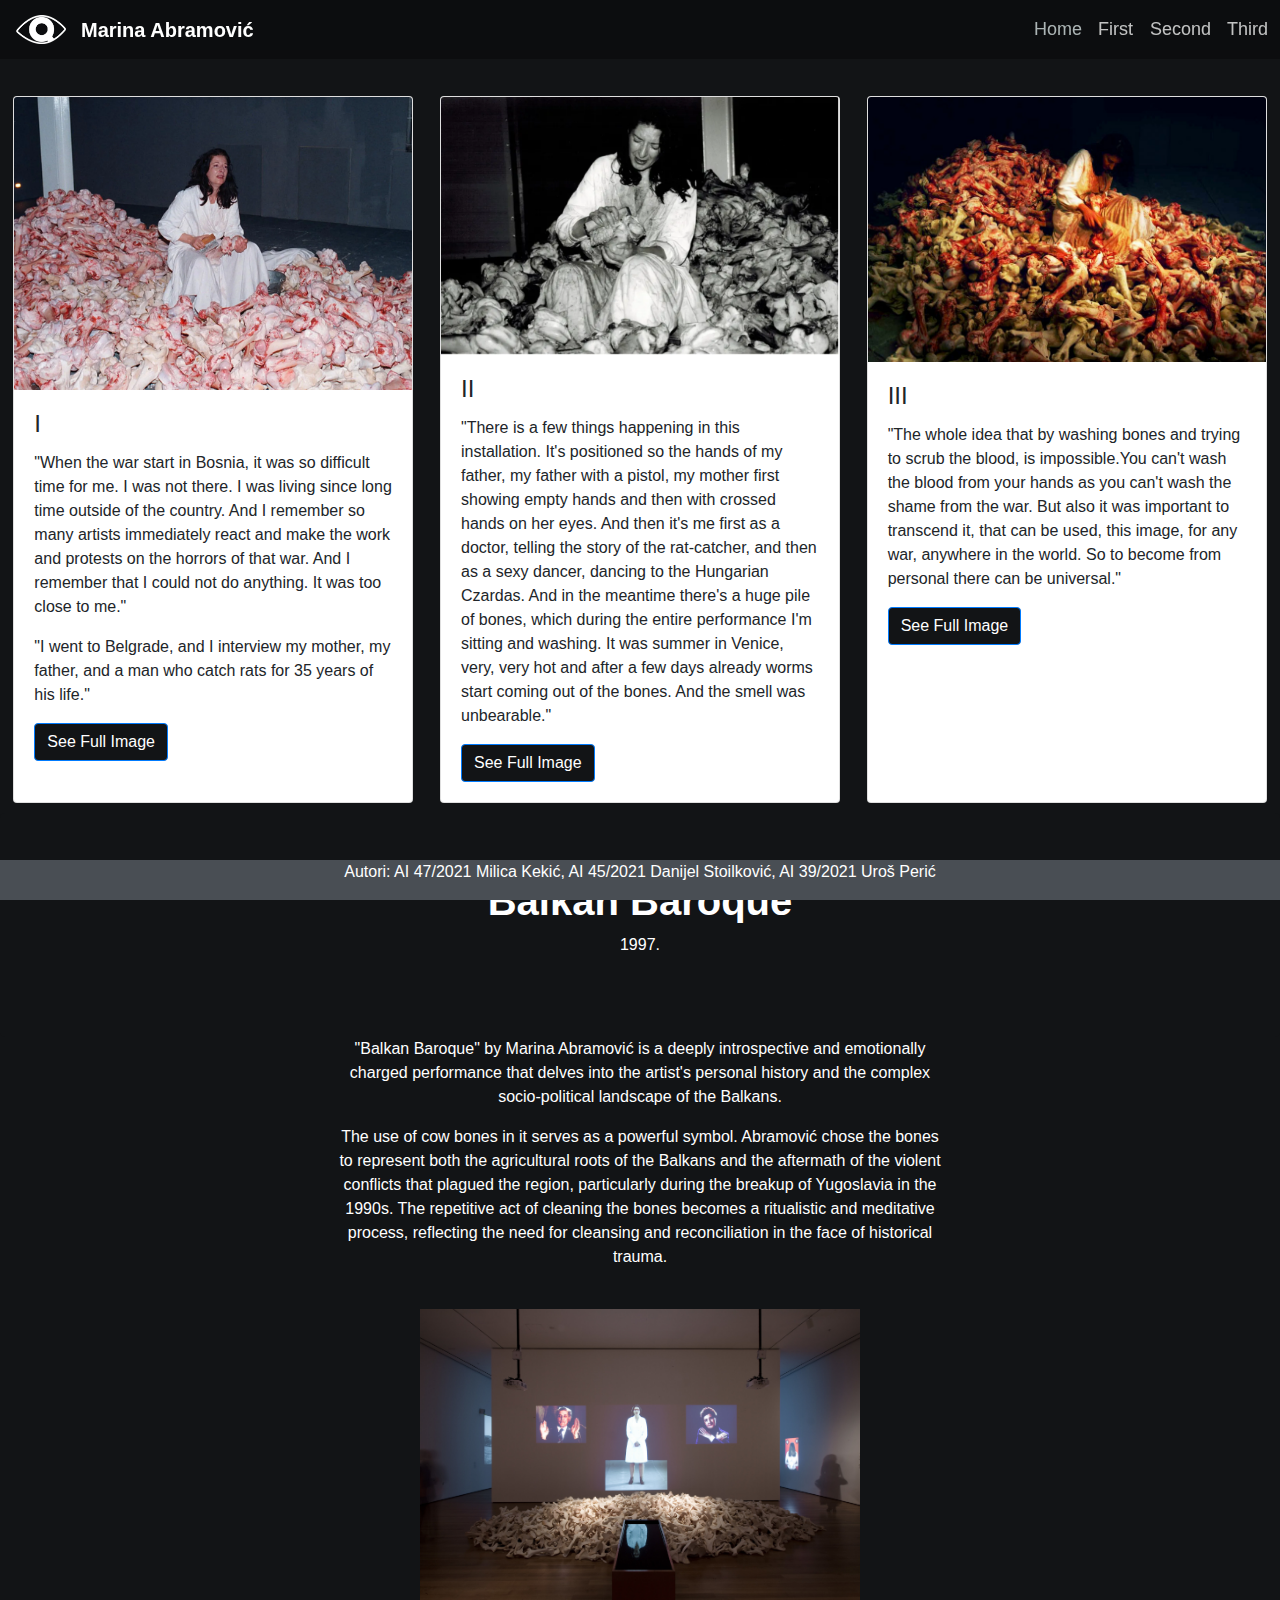
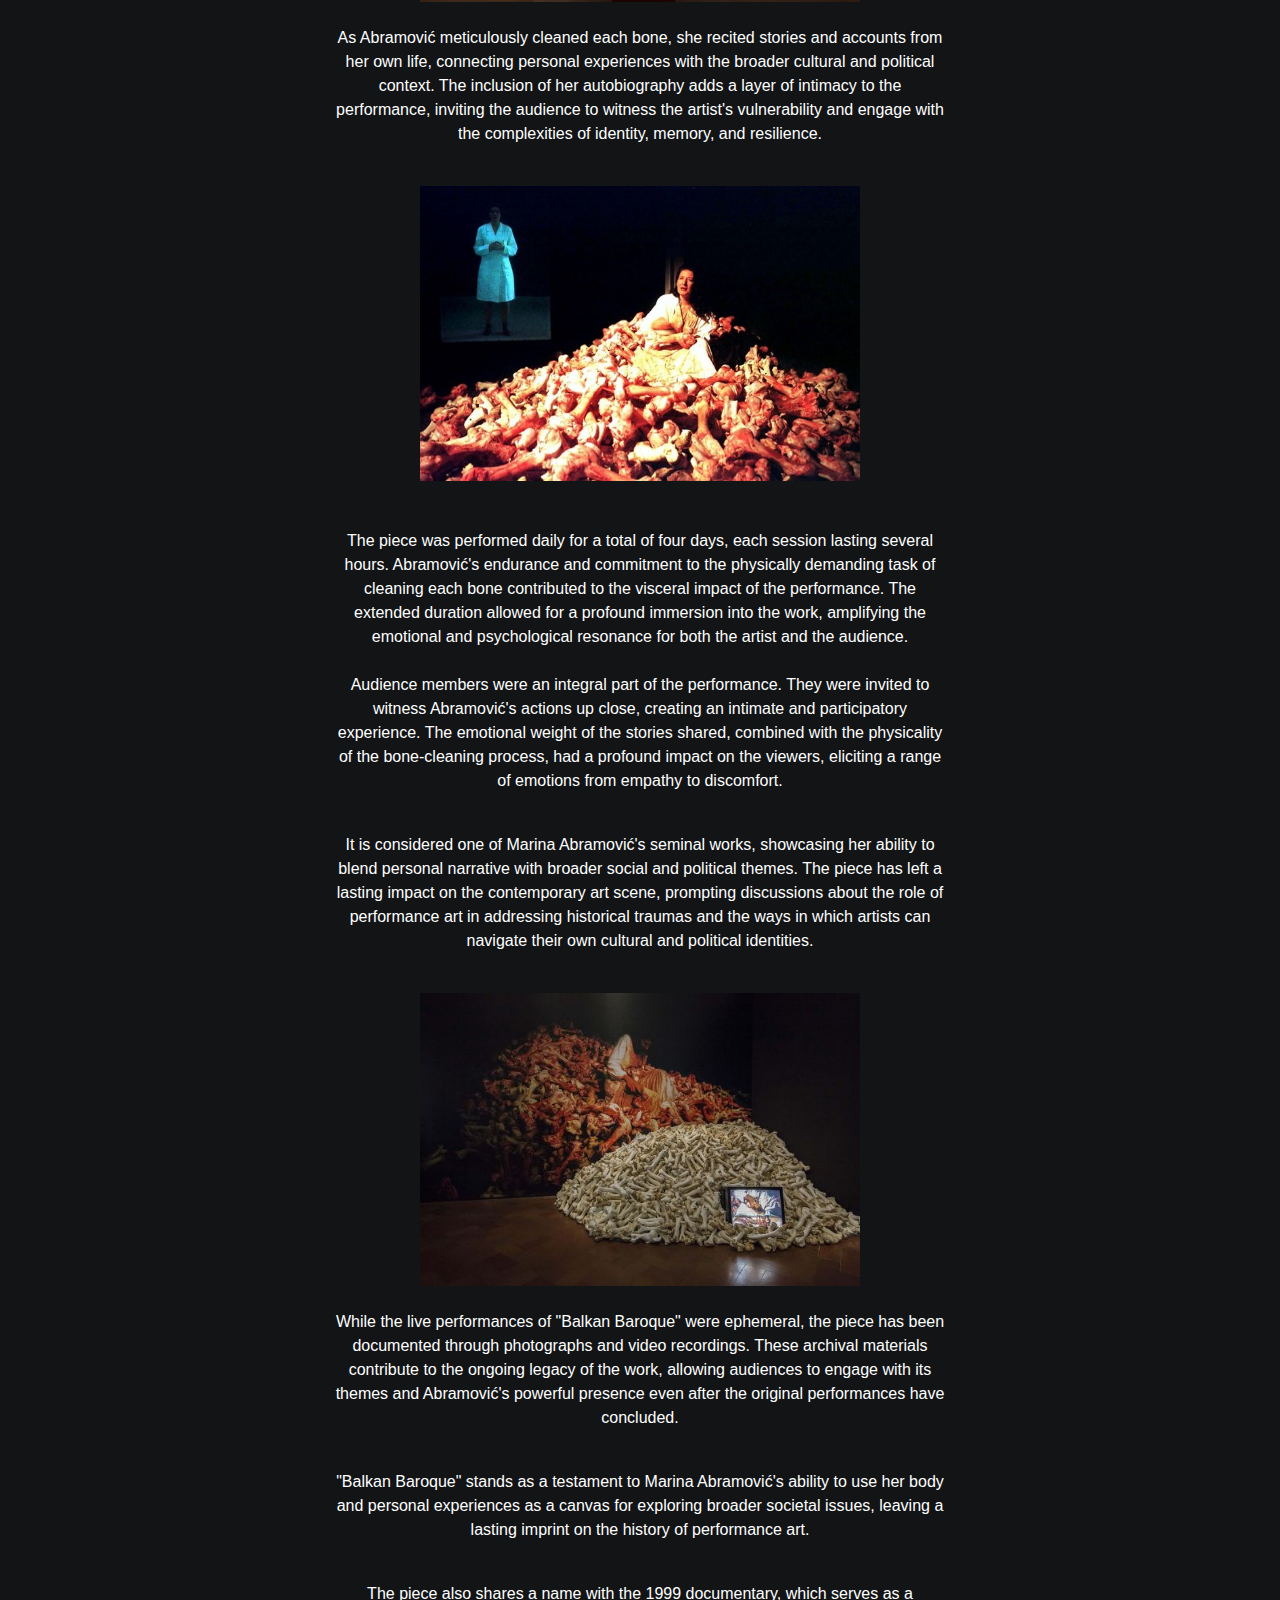
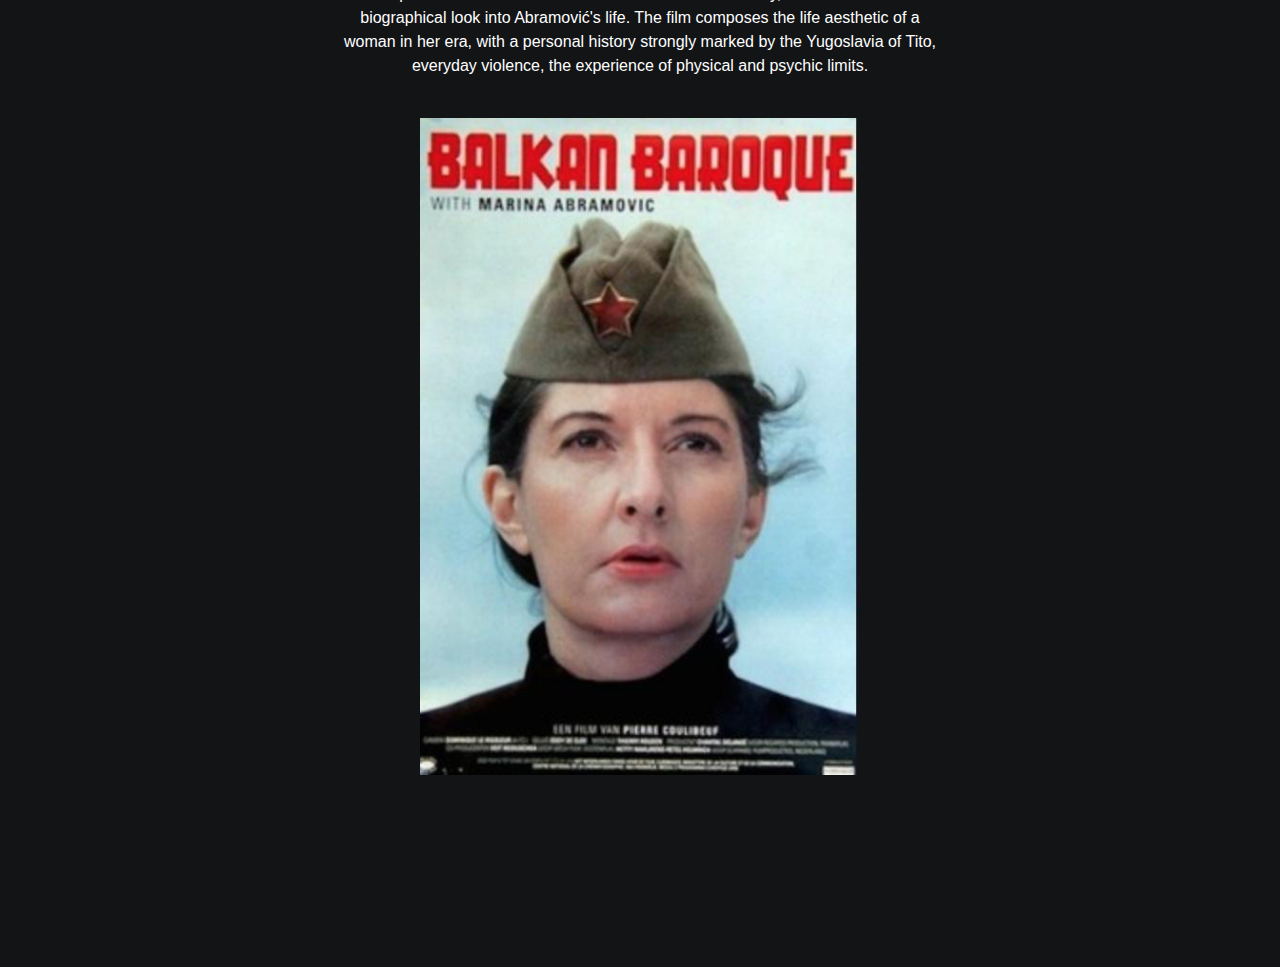
<file: BalkanBaroque.html>
<!DOCTYPE html>
<html lang="en">

<head>
  <meta charset="UTF-8">
  <meta name="viewport" content="width=device-width, initial-scale=1.0">
  <link rel="stylesheet" type="text/css" href="./style.css">
  <script src="./scroll.js"></script>
  <link rel="stylesheet" href="https://cdn.jsdelivr.net/npm/bootstrap@4.6.2/dist/css/bootstrap.min.css">
  <script src="https://cdn.jsdelivr.net/npm/jquery@3.7.1/dist/jquery.slim.min.js"></script>
  <script src="https://cdn.jsdelivr.net/npm/popper.js@1.16.1/dist/umd/popper.min.js"></script>
  <script src="https://cdn.jsdelivr.net/npm/bootstrap@4.6.2/dist/js/bootstrap.bundle.min.js"></script>
  <title>Marina Abramović</title>
</head>

<body>
  <!--navigacija-->
  <nav class="navbar bg-  navbar-dark navbar-expand-sm fixed-top">

    <br>
    <a href="./index.html"><img src="./eyelogo.png" class="float-left" alt="Slika2" width="10px"></a>
    <br><!--logo-->

    <!--secondary logo-tema sajta -->
    <a class="navbar-brand col-md-9" href="/index.html"><b>Marina Abramović</b></a>


    <button class="navbar-toggler" type="button" data-toggle="collapse" data-target="#Test">
      <span class="navbar-toggler-icon"></span>
    </button>

    <!--collapse navbar-collapse obezbeđuje dugme pod kojim se na klik prikazuje meni sa sadrzajem-->
    <div class="collapse navbar-collapse" id="Test">
      <!-- neuredjena lista koja predstavlja kontejner za niz navigacionih linkova - ul -->
      <button class="dropbtn navbar"><a href="./index.html" class="active">Home</a></button>
      <div class="dropdown" id="Test">
        <button class="dropbtn navbar-nav">First</button>
        <div class="dropdown-content nav-item">
          <a href="./Rhythm0.html" class="nav-link" class="active">Rhythm 0</a>
          <a href="./Rhythm5.html" class="nav-link">Rhythm 5</a>
          <a href="./Rhythm10.html" class="nav-link">Rhythm 10</a>
        </div>
      </div>
      <div class="dropdown" id="Test">
        <button class="dropbtn navbar">Second</button>
        <div class="dropdown-content nav-item">
          <a href="./Imponderabilia.html" class="nav-link">Imponderabilia</a>
          <a href="./RelationinSpace.html" class="nav-link">Relation in Space</a>
          <a href="./InterruptioninSpace.html" class="nav-link">Interruption in Space</a>
        </div>
      </div>
      <div class="dropdown" id="Test">
        <button class="dropbtn navbar-nav">Third</button>
        <div class="dropdown-content nav-item">
          <a href="./BalkanBaroque.html" class="nav-link"><br>Balkan</br> Baroque</a>
          <a href="./theArtistisPresent.html" class="nav-link">The Artist is Present</a>
          <a href="./shoesforDeparture.html" class="nav-link">Shoes for Derparture</a>
        </div>
      </div>
    </div>

  </nav>
  <!--scroll bar-->
  <div class="progress-barr" id="progressBar"></div>
  <!--sadrzaj-->
  <div style="background-color: rgb(18, 20, 22);">



    <div><br></br></div>
    <div><br></br></div>
    <!--Hover galerija-->

    <div style="background-color: rgb(18, 20, 22); margin-bottom: 0px;">
      <div>

        <div class="d-flex flex-row">
          <div class="card mx-auto" style="width:400px">
            <img class="card-img-top" src="./balk1.webp" alt="Card image" style="width:100%">
            <div class="card-body">
              <h4 class="card-title">I</h4>
              <p class="card-text">"When the war start in Bosnia, it was so difficult time for me. I was not there. I
                was living since long time outside of the country. And I remember so many artists immediately react and
                make the work and protests on the horrors of that war. And I remember that I could not do anything. It
                was too close to me."</p>

              <p>"I went to Belgrade, and I interview my mother, my father, and a man who catch rats for 35 years of his
                life."</p>
              <a target="_blank" href="./balk1.webp" class="btn btn-primary"
                style="background-color: rgb(18, 20, 22);">See Full Image</a>
            </div>
          </div>
          <div class="card mx-auto" style="width:400px">
            <img class="card-img-top" src="./balk3.webp" alt="Card image" style="width:100%">
            <div class="card-body">
              <h4 class="card-title">II</h4>
              <p class="card-text">"There is a few things happening in this installation. It's positioned so the hands
                of my father, my father with a pistol, my mother first showing empty hands and then with crossed hands
                on her eyes. And then it's me first as a doctor, telling the story of the rat-catcher, and then as a
                sexy dancer, dancing to the Hungarian Czardas. And in the meantime there's a huge pile of bones, which
                during the entire performance I'm sitting and washing. It was summer in Venice, very, very hot and after
                a few days already worms start coming out of the bones. And the smell was unbearable."</p>
              <a target="_blank" href="./balk3.webp" class="btn btn-primary"
                style="background-color: rgb(18, 20, 22);">See Full Image</a>
            </div>
          </div>
          <div class="card mx-auto" style="width:400px">
            <img class="card-img-top" src="./balk2.jpg" alt="Card image" style="width:100%">
            <div class="card-body">
              <h4 class="card-title">III</h4>
              <p class="card-text">"The whole idea that by washing bones and trying to scrub the blood, is
                impossible.You can't wash the blood from your hands as you can't wash the shame from the war. But also
                it was important to transcend it, that can be used, this image, for any war, anywhere in the world. So
                to become from personal there can be universal."</p>
              <a target="_blank" href="./balk2.jpg" class="btn btn-primary"
                style="background-color: rgb(18, 20, 22);">See Full Image</a>
            </div>
          </div>

        </div>
      </div>
    </div>

    <div class="jumbotron text-center text-white"
      style="background-color: rgb(18, 20, 22); margin-bottom: 0px;margin-top: 10px;">

      <h1><b>Balkan Baroque</b></h1>
      <p>1997.</p>
    </div>
    <div class="container text-center text-white "
      style="background-color: rgb(18, 20, 22); margin-bottom: 0px;margin-top: 0px; width: 50%;">
      <div></div>
      <div>
        <p>"Balkan Baroque" by Marina Abramović is a deeply introspective and emotionally charged performance that
          delves into the artist's personal history and the complex socio-political landscape of the Balkans.</p>
      </div>
      <div></div>
      <div>
        <p>The use of cow bones in it serves as a powerful symbol. Abramović chose the bones to represent both the
          agricultural roots of the Balkans and the aftermath of the violent conflicts that plagued the region,
          particularly during the breakup of Yugoslavia in the 1990s. The repetitive act of cleaning the bones becomes a
          ritualistic and meditative process, reflecting the need for cleansing and reconciliation in the face of
          historical trauma.
        </p>
      </div>
      <br>
      <img src="./balk4.jpg" class="mx-auto d-block" alt="Slika balk4" width="440px">
      <br>
      <div>
        <p>As Abramović meticulously cleaned each bone, she recited stories and accounts from her own life, connecting
          personal experiences with the broader cultural and political context. The inclusion of her autobiography adds
          a layer of intimacy to the performance, inviting the audience to witness the artist's vulnerability and engage
          with the complexities of identity, memory, and resilience.</p>
      </div>
      <br>
      <img src="./balk5.jpg" class="mx-auto d-block" alt="Slika balk5" width="440px">
      <br>
      <div><br>The piece was performed daily for a total of four days, each session lasting several hours. Abramović's
        endurance and commitment to the physically demanding task of cleaning each bone contributed to the visceral
        impact of the performance. The extended duration allowed for a profound immersion into the work, amplifying the
        emotional and psychological resonance for both the artist and the audience.</br></div>
      <br>
      <div>
        <p>Audience members were an integral part of the performance. They were invited to witness Abramović's actions
          up close, creating an intimate and participatory experience. The emotional weight of the stories shared,
          combined with the physicality of the bone-cleaning process, had a profound impact on the viewers, eliciting a
          range of emotions from empathy to discomfort.</p>
      </div>
      <br>
      <div>
        <p>It is considered one of Marina Abramović's seminal works, showcasing her ability to blend personal narrative
          with broader social and political themes. The piece has left a lasting impact on the contemporary art scene,
          prompting discussions about the role of performance art in addressing historical traumas and the ways in which
          artists can navigate their own cultural and political identities.</p>
      </div>
      <br>
      <img src="./balk6.jpg" class="mx-auto d-block" alt="Slika balk6" width="440px">
      <br>
      <div>
        <p>While the live performances of "Balkan Baroque" were ephemeral, the piece has been documented through
          photographs and video recordings. These archival materials contribute to the ongoing legacy of the work,
          allowing audiences to engage with its themes and Abramović's powerful presence even after the original
          performances have concluded.</p>
      </div>
      <br>
      <div>
        <p>"Balkan Baroque" stands as a testament to Marina Abramović's ability to use her body and personal experiences
          as a canvas for exploring broader societal issues, leaving a lasting imprint on the history of performance
          art.</p>
      </div>
      <br>
      <div>
        <p>The piece also shares a name with the 1999 documentary, which serves as a biographical look into Abramović's
          life. The film composes the life aesthetic of a woman in her era, with a personal history strongly marked by
          the Yugoslavia of Tito, everyday violence, the experience of physical and psychic limits.</p>
      </div>
      <br>
      <img src="./balk7.jpg" class="mx-auto d-block" alt="Slika balk7" width="440px">
      <div><br></br></div>
      <div><br></br></div>


      <div><br></br></div>
      <div><br></br></div>
    </div>
    <!--Podnozje-->
    <div class=" text-center text-white"
      style="background-color: rgb(73, 78, 84); bottom: 0; position: fixed; width: 100%; margin-bottom: 0px;">
      <p>Autori: AI 47/2021 Milica Kekić, AI 45/2021 Danijel Stoilković, AI 39/2021 Uroš Perić</p>
    </div>
</body>

</html>
</file>
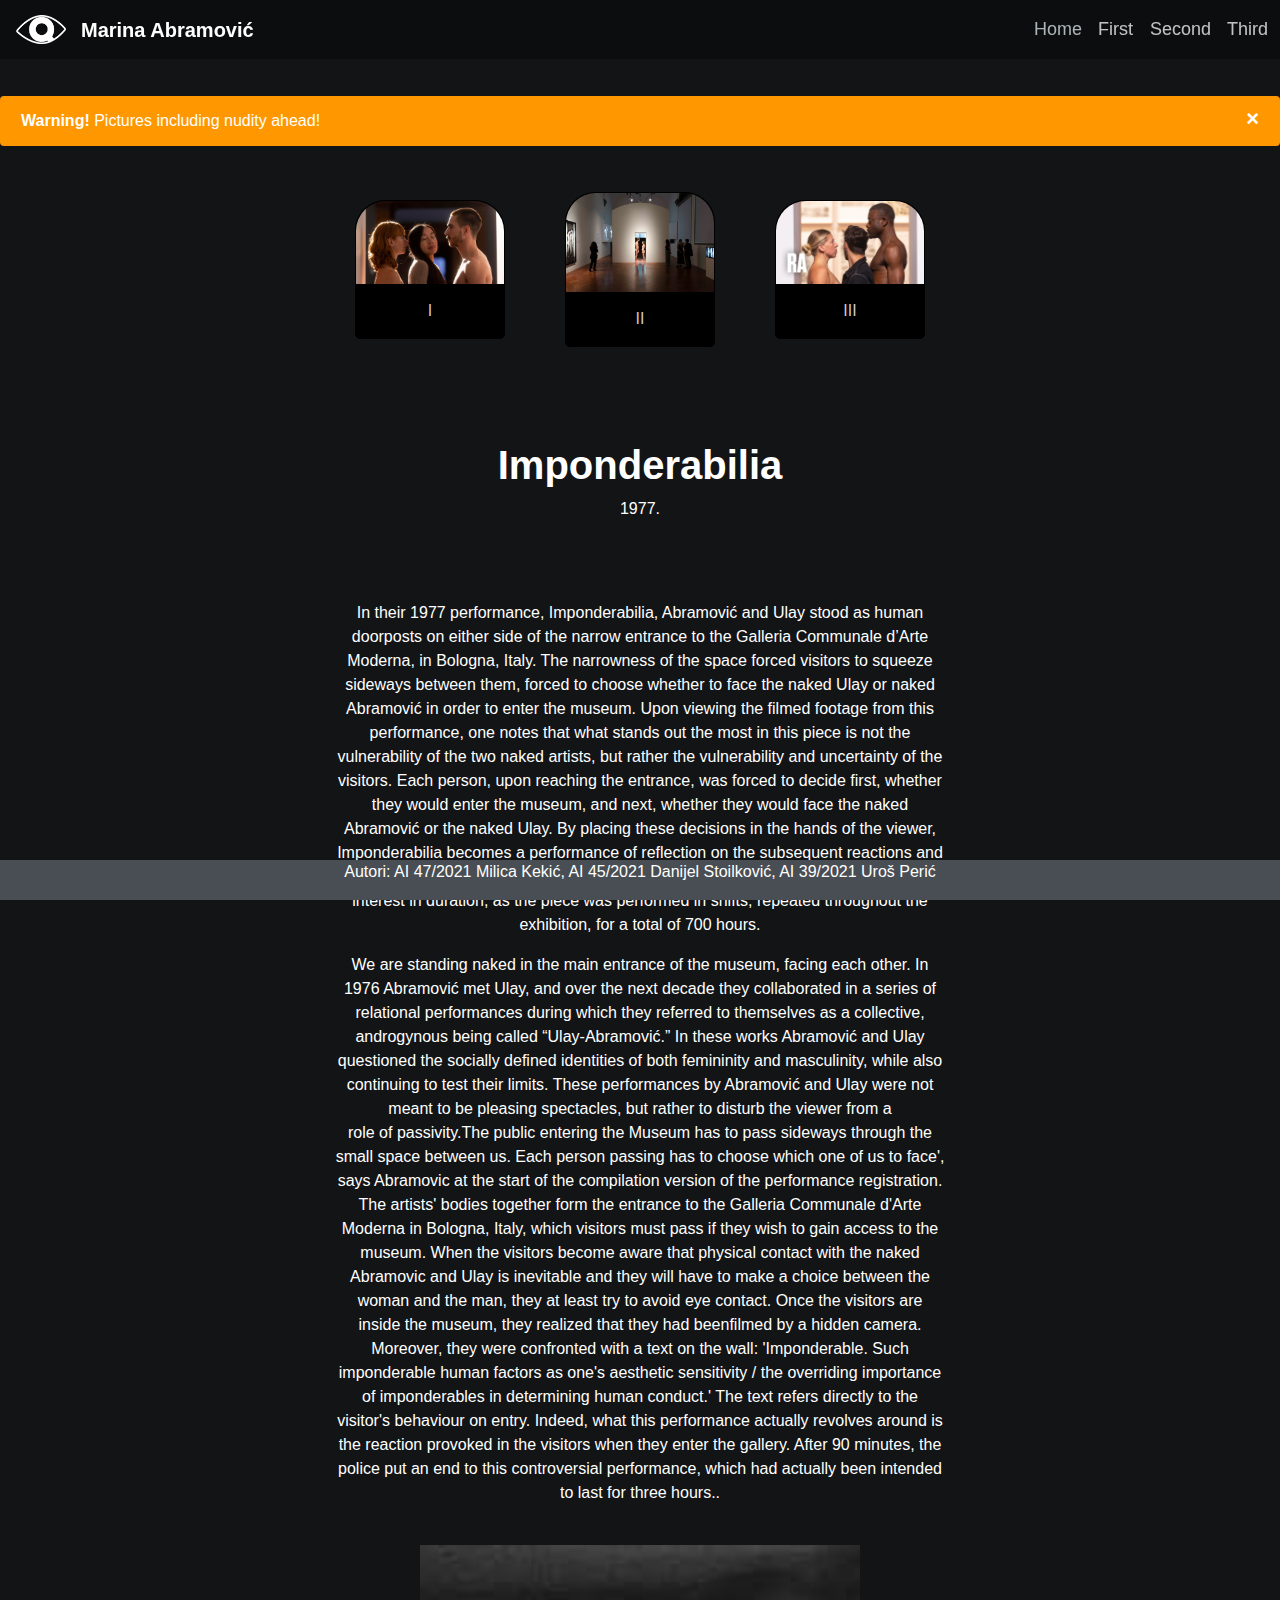
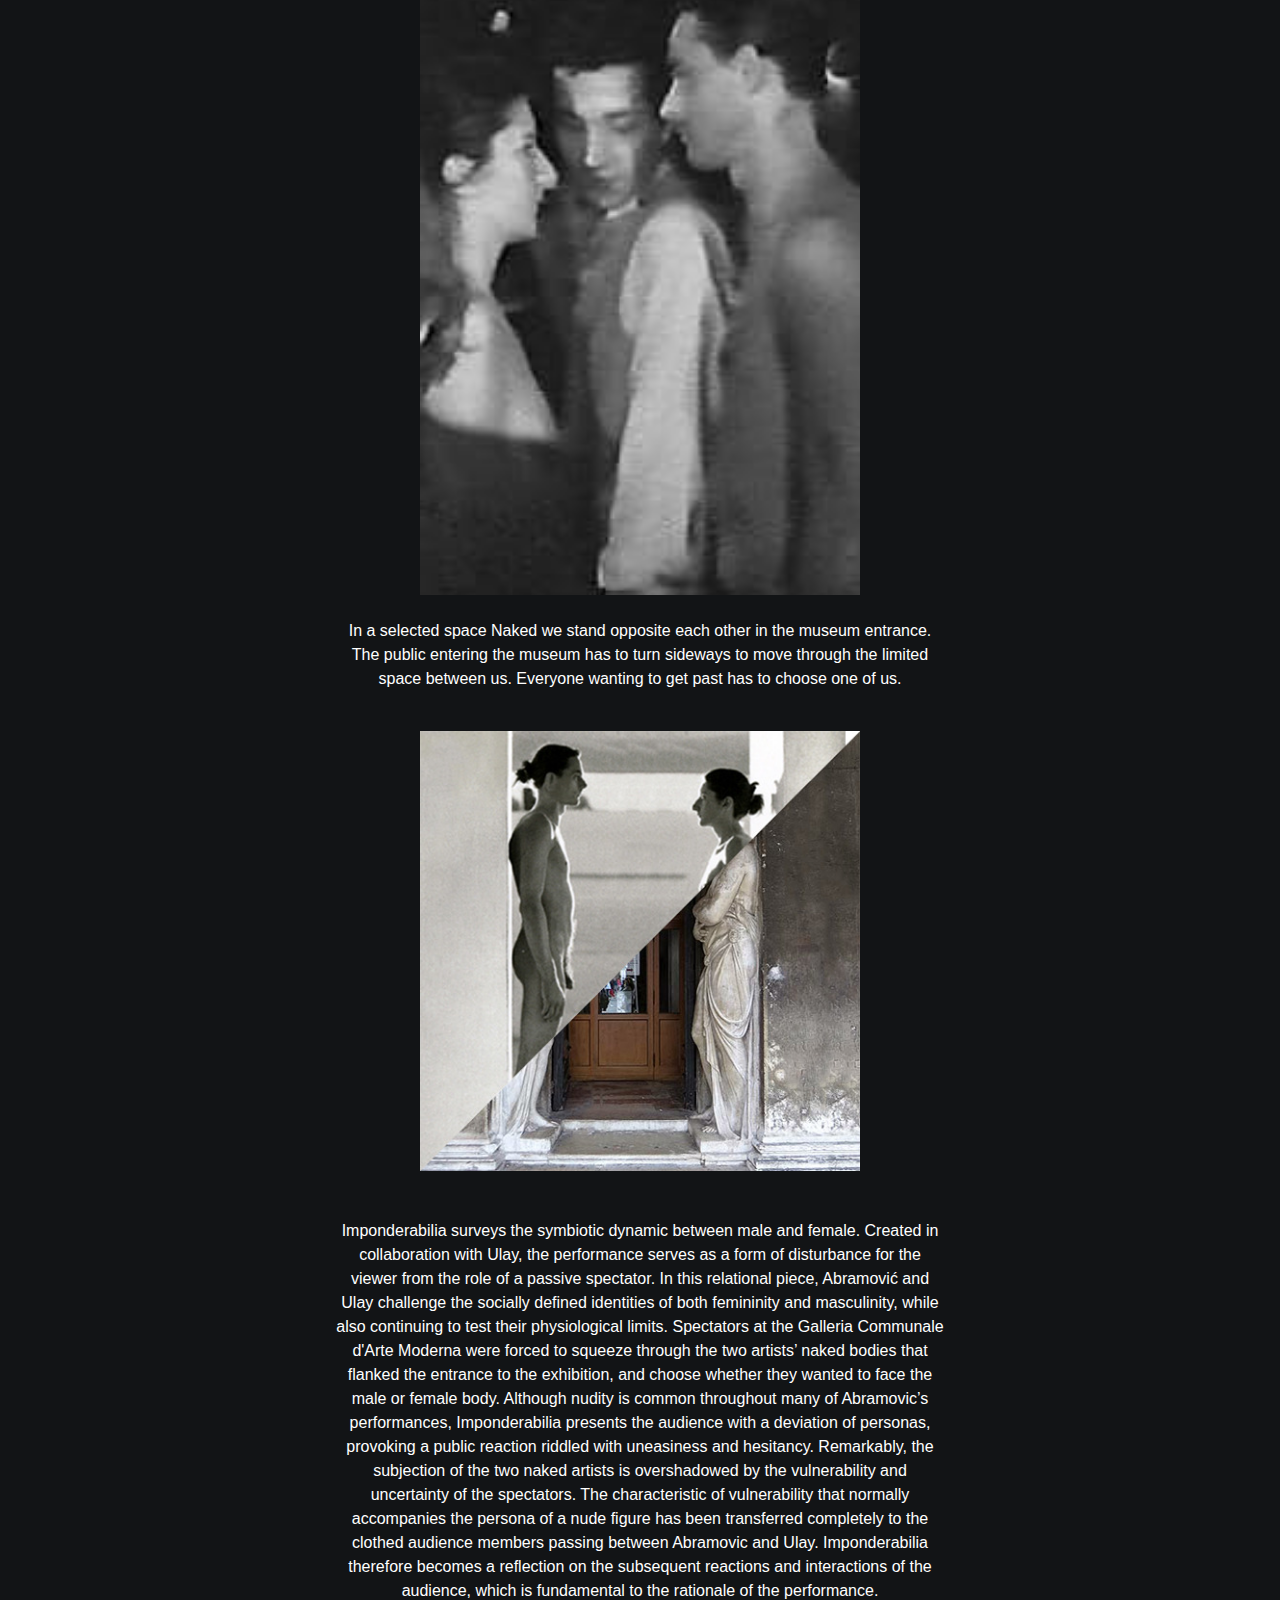
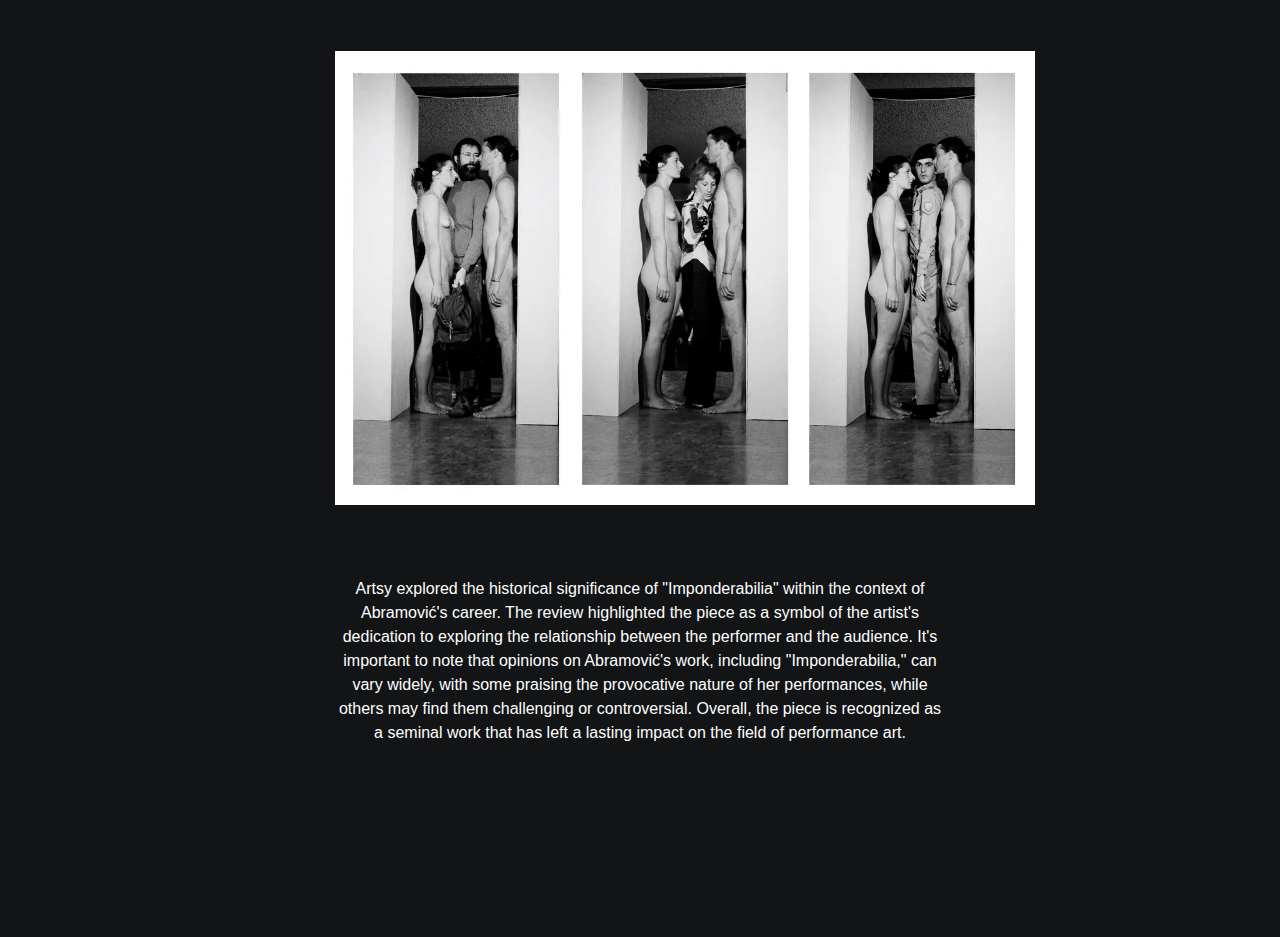
<file: Imponderabilia.html>
<!DOCTYPE html>
<html lang="en">
<head>
    <meta charset="UTF-8">
    <meta name="viewport" content="width=device-width, initial-scale=1.0">
        <meta name="viewport" content="width=device-width, initial-scale=1">
        <style>
            .alert {
              padding: 20px;
              background-color: #f44336;
              color: white;
              opacity: 1;
              transition: opacity 0.6s;
              margin-bottom: 15px;
            }
            
            .alert.success {background-color: #04AA6D;}
            .alert.info {background-color: #2196F3;}
            .alert.warning {background-color: #ff9800;}
            
            .closebtn {
              margin-left: 15px;
              color: white;
              font-weight: bold;
              float: right;
              font-size: 22px;
              line-height: 20px;
              cursor: pointer;
              transition: 0.3s;
            }
            
            .closebtn:hover {
              color: black;
            }
            </style>
    <link rel="stylesheet" type="text/css" href="./style.css">
    <script src="./scroll.js"></script>
    <link rel="stylesheet" href="https://cdn.jsdelivr.net/npm/bootstrap@4.6.2/dist/css/bootstrap.min.css">
    <script src="https://cdn.jsdelivr.net/npm/jquery@3.7.1/dist/jquery.slim.min.js"></script>
    <script src="https://cdn.jsdelivr.net/npm/popper.js@1.16.1/dist/umd/popper.min.js"></script>
    <script src="https://cdn.jsdelivr.net/npm/bootstrap@4.6.2/dist/js/bootstrap.bundle.min.js"></script>
    <title>Marina Abramović</title>
</head>
<body>

    

    <div style="background-color: rgb(18, 20, 22);">
        <div><br></br></div>
        <div><br></br></div>


        <div class="alert warning">
            <span class="closebtn">&times;</span>  
            <strong>Warning!</strong> Pictures including nudity ahead!
          </div>
          <script>
            var close = document.getElementsByClassName("closebtn");
            var i;
            
            for (i = 0; i < close.length; i++) {
              close[i].onclick = function(){
                var div = this.parentElement;
                div.style.opacity = "0";
                setTimeout(function(){ div.style.display = "none"; }, 600);
              }
            }
            </script>

    <!--navigacija-->
    <nav class="navbar bg-  navbar-dark navbar-expand-sm fixed-top">
        
        <br>
        <a href="./index.html"><img src="./eyelogo.png" class="float-left" alt="Slika2" width="10px"></a>
        <br><!--logo-->

        <!--secondary logo-tema sajta -->
        <a class="navbar-brand col-md-9" href="/index.html"><b>Marina Abramović</b></a>

  
        <button class="navbar-toggler" type="button" data-toggle="collapse" data-target="#Test">
            <span class="navbar-toggler-icon"></span>
        </button>
        
        <!--collapse navbar-collapse obezbeđuje dugme pod kojim se na klik prikazuje meni sa sadrzajem-->
        <div class="collapse navbar-collapse" id="Test">
            <!-- neuredjena lista koja predstavlja kontejner za niz navigacionih linkova - ul -->
            <button class="dropbtn navbar"><a href="./index.html" class="active">Home</a></button>
            <div class="dropdown" id="Test">
                <button class="dropbtn navbar-nav" >First</button>
                <div class="dropdown-content nav-item">
                  <a href="./Rhythm0.html" class="nav-link" class="active">Rhythm 0</a>
                  <a href="./Rhythm5.html" class="nav-link">Rhythm 5</a>
                  <a href="./Rhythm10.html" class="nav-link">Rhythm 10</a>
                </div>
            </div>
            <div class="dropdown" id="Test">
                <button class="dropbtn navbar">Second</button>
                <div class="dropdown-content nav-item">
                  <a href="./Imponderabilia.html" class="nav-link">Imponderabilia</a>
                  <a href="./RelationinSpace.html" class="nav-link">Relation in Space</a>
                  <a href="./InterruptioninSpace.html" class="nav-link">Interruption in Space</a>
                </div>
            </div>
            <div class="dropdown" id="Test">
                <button class="dropbtn navbar-nav">Third</button>
                <div class="dropdown-content nav-item">
                  <a href="./BalkanBaroque.html" class="nav-link"><br>Balkan</br> Baroque</a>
                  <a href="./theArtistisPresent.html" class="nav-link">The Artist is Present</a>
                  <a href="./shoesforDeparture.html" class="nav-link">Shoes for Derparture</a>
                </div>
            </div>
        </div>
        
    </nav>

    


    <!--scroll bar-->
    <div class="progress-barr" id="progressBar"></div>
    <!--sadrzaj-->

    

    


        <!--Hover galerija-->
        <div>
            <div class="contagallery  text-white ">
                
                <div class="gallery">
                    <div class="slikaGalery">
                        <a target="_blank" href="./im1.jpg">
                            <img src="./im1.jpg" alt="Nema slike!" width="600" height="1000">
                        </a>
                        <div class="desc">I</div>
                    </div>
                </div>
                <div class="gallery">
                    <div class="slikaGalery">
                        <a target="_blank" href="./im2.jpg">
                            <img src="./im2.jpg" alt="Nema slike!" width="600" height="1000">
                        </a>
                        <div class="desc">II</div>
                    </div>
                </div>
                <div class="gallery">
                    <div class="slikaGalery">
                        <a target="_blank" href="./im3.jpg">
                            <img src="./im3.jpg" alt="Nema slike!" width="600" height="1000">
                        </a>
                        <div class="desc">III</div>
                    </div>
                </div>
            </div>
        </div>
        
        <div class="jumbotron text-center text-white" style="background-color: rgb(18, 20, 22); margin-bottom: 0px;">
            <h1><b>Imponderabilia </b></h1>
            <p>1977.</p>
        </div>
        <div class="container text-center text-white " style="background-color: rgb(18, 20, 22); margin-bottom: 0px;margin-top: 0px; width: 50%;">
            <div></div>
            <div><p>In their 1977 performance, Imponderabilia, Abramović and Ulay stood as human doorposts on either side of the narrow entrance 
                to the Galleria Communale d’Arte Moderna, in Bologna, Italy. 
                The narrowness of the space forced visitors to squeeze sideways between them, 
                forced to choose whether to face the naked Ulay or naked Abramović in order to enter the museum. 
                Upon viewing the filmed footage from this performance, one notes that what stands out the most in this piece is not the 
                vulnerability of the two naked artists, but rather the vulnerability and uncertainty of the visitors. 
                Each person, upon reaching the entrance, was forced to decide first, whether they would enter the museum, and next, 
                whether they would face the naked Abramović or the naked Ulay. By placing these decisions in the hands of the viewer, 
                Imponderabilia becomes a performance of reflection on the subsequent reactions and interactions of the spectators. 
                This piece also reflects Abramović and Ulay’s shared interest in duration, as the piece was performed in shifts, 
                repeated throughout the exhibition, for a total of 700 hours.</p></div>
            <div></div>
            <div><p>We are standing naked in the main entrance of the museum, facing each other. 
                In 1976 Abramović met Ulay, and over the next decade they collaborated in a series of relational performances during which 
                they referred to themselves as a collective, androgynous being called “Ulay-Abramović.” 
                In these works Abramović and Ulay questioned the socially defined identities of both femininity and masculinity, 
                while also continuing to test their limits. These performances by Abramović and Ulay were not meant to be pleasing spectacles, 
                but rather to disturb the viewer from a role of passivity.The public entering the Museum has to pass sideways through the small 
                space between us. 


                Each person passing has to choose which one of us to face', 
                says Abramovic at the start of the compilation version of the performance registration. 
                The artists' bodies together form the entrance to the Galleria Communale d'Arte Moderna in Bologna, Italy, 
                which visitors must pass if they wish to gain access to the museum. When the visitors become aware that physical 
                contact with the naked Abramovic and Ulay is inevitable and they will have to make a choice between the woman and the man, 
                they at least try to avoid eye contact. Once the visitors are inside the museum, they realized that they had beenfilmed by 
                a hidden camera. Moreover, they were confronted with a text on the wall: 'Imponderable. 
                Such imponderable human factors as one's aesthetic sensitivity / the overriding importance of imponderables in determining 
                human conduct.' The text refers directly to the visitor's behaviour on entry. Indeed, what this performance actually revolves 
                around is the reaction provoked in the visitors when they enter the gallery. After 90 minutes, the police put an end to this 
                controversial performance, which had actually been intended to last for three hours..
            </p></div>
            <br>
            <img src="./im4.jpg" class="mx-auto d-block" alt="Slika im4" width="440px">
            <br>
            <div><p>In a selected space
                    Naked we stand opposite each other in the museum entrance. 
                    The public entering the museum has to turn sideways to move through the limited space between us. 
                    Everyone wanting to get past has to choose one of us. </p>
            </div>
            <br>
            <img src="./im5.jpg" class="mx-auto d-block" alt="Slika im5" width="440px">
            <br>
            
            <div><br>Imponderabilia surveys the symbiotic dynamic between male and female. 
                Created in collaboration with Ulay, the performance serves as a form of disturbance for the viewer 
                from the role of a passive spectator. In this relational piece, Abramović and Ulay challenge the socially defined identities 
                of both femininity and masculinity, while also continuing to test their physiological limits. Spectators at the Galleria Communale
                d'Arte Moderna were forced to squeeze through the two artists’ naked bodies that flanked the entrance to the exhibition, and choose
                whether they wanted to face the male or female body. Although nudity is common throughout many of Abramovic’s performances, 
                Imponderabilia presents the audience with a deviation of personas, provoking a public reaction riddled with uneasiness and hesitancy.
                Remarkably, the subjection of the two naked artists is overshadowed by the vulnerability and uncertainty of the spectators. 
                The characteristic of vulnerability that normally accompanies the persona of a nude figure has been transferred completely to the 
                clothed audience members passing between Abramovic and Ulay. Imponderabilia therefore becomes a reflection on the subsequent reactions
                and interactions of the audience, which is fundamental to the rationale of the performance.</br></div>
            <div><br></br></div>
            <img src="./im6.webp" class="mx-auto d-block" alt="Slika im6" width="700px">
            <div><br></br></div>
            <div><br>Artsy explored the historical significance of "Imponderabilia" within the context of Abramović's career. 
                The review highlighted the piece as a symbol of the artist's dedication to exploring the relationship between the performer 
                and the audience.

                It's important to note that opinions on Abramović's work, including "Imponderabilia," can vary widely, 
                with some praising the provocative nature of her performances, while others may find them challenging or controversial. 
                Overall, the piece is recognized as a seminal work that has left a lasting impact on the field of performance art. </i></br></div>
            <div><br></br></div>
            <div><br></br></div>

        <div><br></br></div>
        <div><br></br></div>



        
    </div>
    <!--Podnozje-->
    <div class=" text-center text-white" style="background-color: rgb(73, 78, 84); bottom: 0; position: fixed; width: 100%; margin-bottom: 0px;">
        <p>Autori: AI 47/2021 Milica Kekić, AI 45/2021 Danijel Stoilković, AI 39/2021 Uroš Perić</p>
    </div>
</body>
</html>
</file>
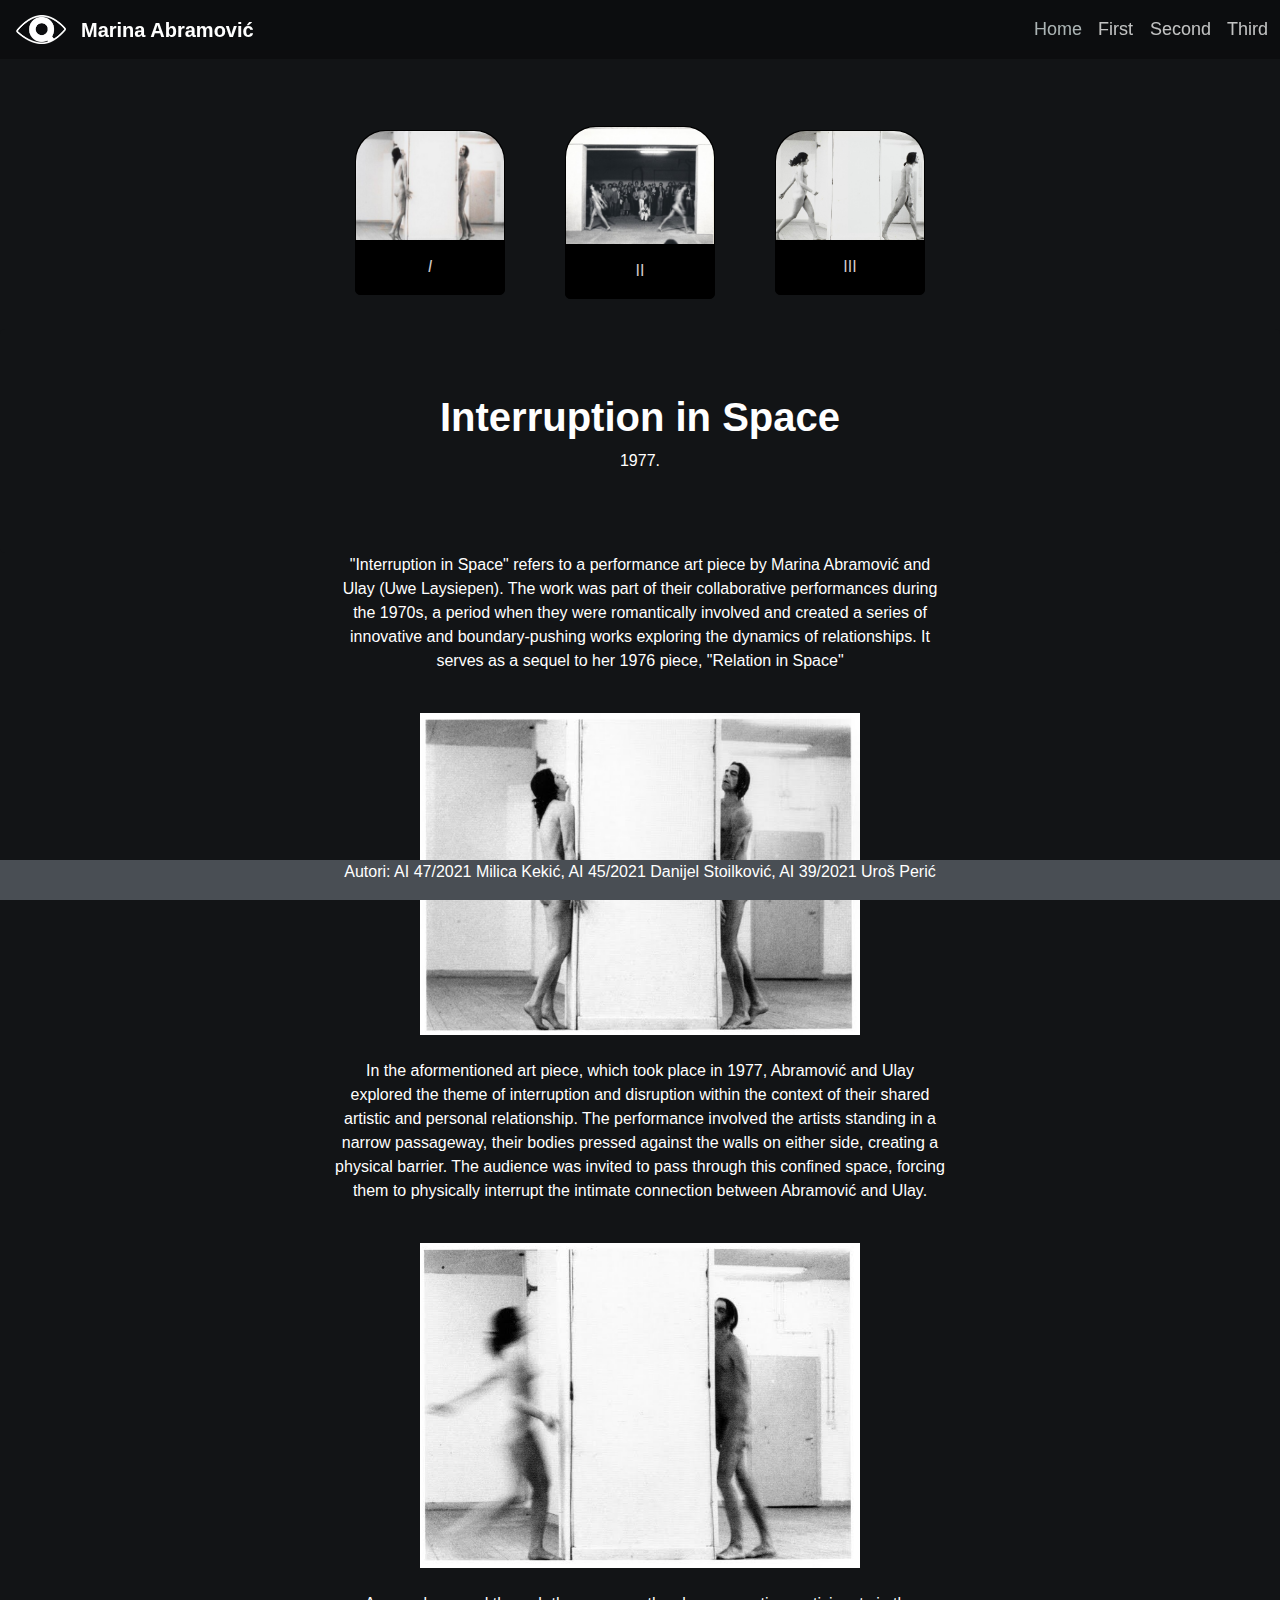
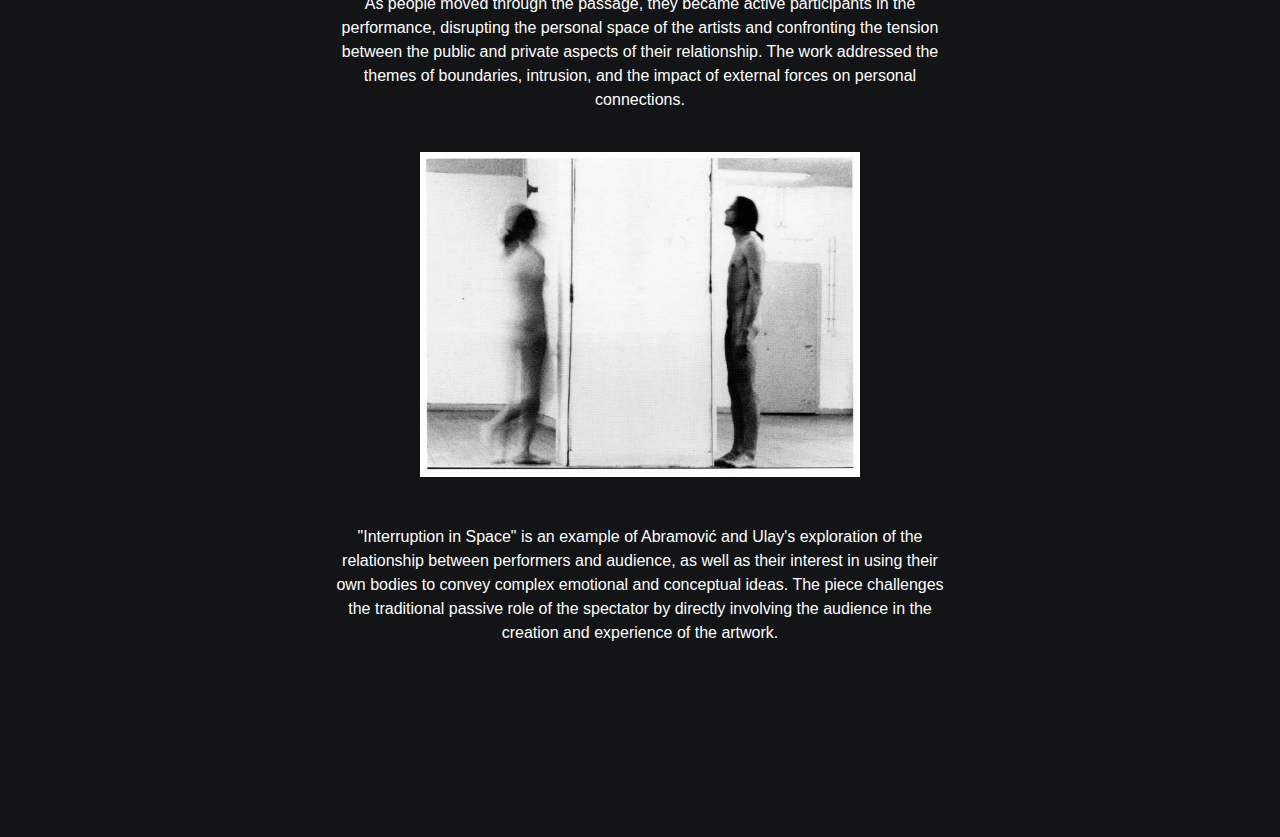
<file: InterruptioninSpace.html>
<!DOCTYPE html>
<html lang="en">

<head>
    <meta charset="UTF-8">
    <meta name="viewport" content="width=device-width, initial-scale=1.0">
    <link rel="stylesheet" type="text/css" href="./style.css">
    <script src="./scroll.js"></script>
    <link rel="stylesheet" href="https://cdn.jsdelivr.net/npm/bootstrap@4.6.2/dist/css/bootstrap.min.css">
    <script src="https://cdn.jsdelivr.net/npm/jquery@3.7.1/dist/jquery.slim.min.js"></script>
    <script src="https://cdn.jsdelivr.net/npm/popper.js@1.16.1/dist/umd/popper.min.js"></script>
    <script src="https://cdn.jsdelivr.net/npm/bootstrap@4.6.2/dist/js/bootstrap.bundle.min.js"></script>
    <title>Marina Abramović</title>
</head>

<body>


    <!--navigacija-->
    <nav class="navbar bg-  navbar-dark navbar-expand-sm fixed-top">

        <br>
        <a href="./index.html"><img src="./eyelogo.png" class="float-left" alt="Slika2" width="10px"></a>
        <br><!--logo-->

        <!--secondary logo-tema sajta -->
        <a class="navbar-brand col-md-9" href="/index.html"><b>Marina Abramović</b></a>


        <button class="navbar-toggler" type="button" data-toggle="collapse" data-target="#Test">
            <span class="navbar-toggler-icon"></span>
        </button>

        <!--collapse navbar-collapse obezbeđuje dugme pod kojim se na klik prikazuje meni sa sadrzajem-->
        <div class="collapse navbar-collapse" id="Test">
            <!-- neuredjena lista koja predstavlja kontejner za niz navigacionih linkova - ul -->
            <button class="dropbtn navbar"><a href="./index.html" class="active">Home</a></button>
            <div class="dropdown" id="Test">
                <button class="dropbtn navbar-nav">First</button>
                <div class="dropdown-content nav-item">
                    <a href="./Rhythm0.html" class="nav-link" class="active">Rhythm 0</a>
                    <a href="./Rhythm5.html" class="nav-link">Rhythm 5</a>
                    <a href="./Rhythm10.html" class="nav-link">Rhythm 10</a>
                </div>
            </div>
            <div class="dropdown" id="Test">
                <button class="dropbtn navbar">Second</button>
                <div class="dropdown-content nav-item">
                    <a href="./Imponderabilia.html" class="nav-link">Imponderabilia</a>
                    <a href="./RelationinSpace.html" class="nav-link">Relation in Space</a>
                    <a href="./InterruptioninSpace.html" class="nav-link">Interruption in Space</a>
                </div>
            </div>
            <div class="dropdown" id="Test">
                <button class="dropbtn navbar-nav">Third</button>
                <div class="dropdown-content nav-item">
                    <a href="./BalkanBaroque.html" class="nav-link"><br>Balkan</br> Baroque</a>
                    <a href="./theArtistisPresent.html" class="nav-link">The Artist is Present</a>
                    <a href="./shoesforDeparture.html" class="nav-link">Shoes for Derparture</a>
                </div>
            </div>
        </div>

    </nav>
    <!--scroll bar-->
    <div class="progress-barr" id="progressBar"></div>
    <!--sadrzaj-->
    <div style="background-color: rgb(18, 20, 22);">

        <div><br></br></div>
        <div><br></br></div>
        <!--Hover galerija-->
        <div>
            <div class="contagallery  text-white ">

                <div class="gallery">
                    <div class="slikaGalery">
                        <a target="_blank" href="./is2.PNG">
                            <img src="./is2.5.PNG" alt="Nema slike!" width="600" height="1000">
                        </a>
                        <div class="desc"><I>I</I></div>
                    </div>
                </div>
                <div class="gallery">
                    <div class="slikaGalery">
                        <a target="_blank" href="./is1.jpg">
                            <img src="./is1.jpg" alt="Nema slike!" width="600" height="1000">
                        </a>
                        <div class="desc">II</div>
                    </div>
                </div>
                <div class="gallery">
                    <div class="slikaGalery">
                        <a target="_blank" href="./is4.PNG">
                            <img src="./is4.PNG" alt="Nema slike!" width="600" height="1000">
                        </a>
                        <div class="desc">III</div>
                    </div>
                </div>
            </div>
        </div>
        <div class="jumbotron text-center text-white"
            style="background-color: rgb(18, 20, 22); margin-bottom: 0px;">
            <h1><b>Interruption in Space</b></h1>
            <p>1977.</p>
        </div>
        <div class="container text-center text-white "
            style="background-color: rgb(18, 20, 22); margin-bottom: 0px;margin-top: 0px; width: 50%;">
            <div></div>
            <div>
                <p>"Interruption in Space" refers to a performance art piece by Marina Abramović and Ulay (Uwe
                    Laysiepen). The work was part of their collaborative performances during the 1970s, a period when
                    they were romantically involved and created a series of innovative and boundary-pushing works
                    exploring the dynamics of relationships. It serves as a sequel to her 1976 piece, "Relation in
                    Space"</p>
            </div>
            <br>
            <img src="./is3.1.PNG" class="mx-auto d-block" alt="Slika is3.1" width="440px">
            <br>
            <div></div>
            <div>
                <p>In the aformentioned art piece, which took place in 1977, Abramović and Ulay explored the theme of
                    interruption and disruption within the context of their shared artistic and personal relationship.
                    The performance involved the artists standing in a narrow passageway, their bodies pressed against
                    the walls on either side, creating a physical barrier. The audience was invited to pass through this
                    confined space, forcing them to physically interrupt the intimate connection between Abramović and
                    Ulay.
                </p>
            </div>
            <br>
            <img src="./is3.2.PNG" class="mx-auto d-block" alt="Slika is3.2" width="440px">
            <br>
            <div>
                <p>As people moved through the passage, they became active participants in the performance, disrupting
                    the personal space of the artists and confronting the tension between the public and private aspects
                    of their relationship. The work addressed the themes of boundaries, intrusion, and the impact of
                    external forces on personal connections. </p>
            </div>
            <br>
            <img src="./is3.3.PNG" class="mx-auto d-block" alt="Slika is3.3" width="440px">
            <br>

            <div><br>"Interruption in Space" is an example of Abramović and Ulay's exploration of the relationship
                between performers and audience, as well as their interest in using their own bodies to convey complex
                emotional and conceptual ideas. The piece challenges the traditional passive role of the spectator by
                directly involving the audience in the creation and experience of the artwork.</br></div>
            <div><br></br></div>
            <div><br></br></div>

            <div><br></br></div>
            <div><br></br></div>
        </div>
        <!--Podnozje-->
        <div class=" text-center text-white"
            style="background-color: rgb(73, 78, 84); bottom: 0; position: fixed; width: 100%; margin-bottom: 0px;">
            <p>Autori: AI 47/2021 Milica Kekić, AI 45/2021 Danijel Stoilković, AI 39/2021 Uroš Perić</p>
        </div>
</body>

</html>
</file>
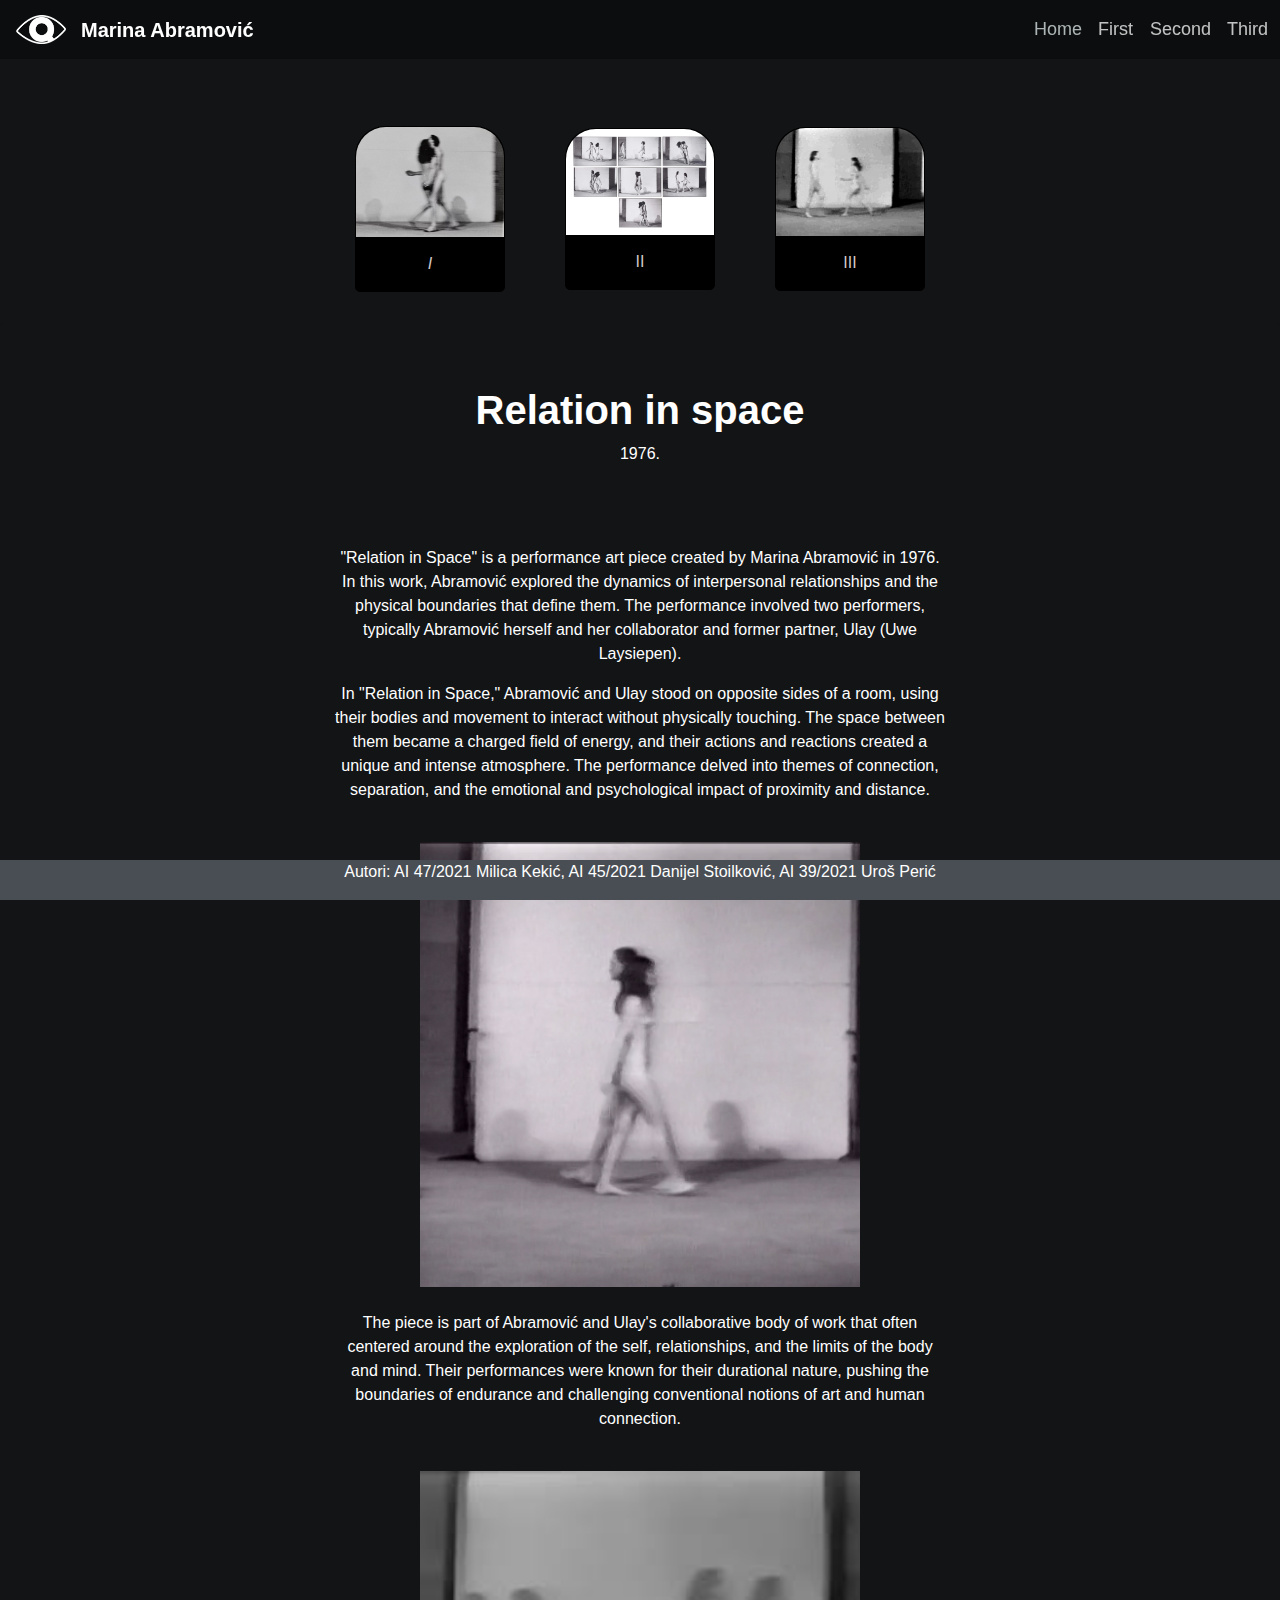
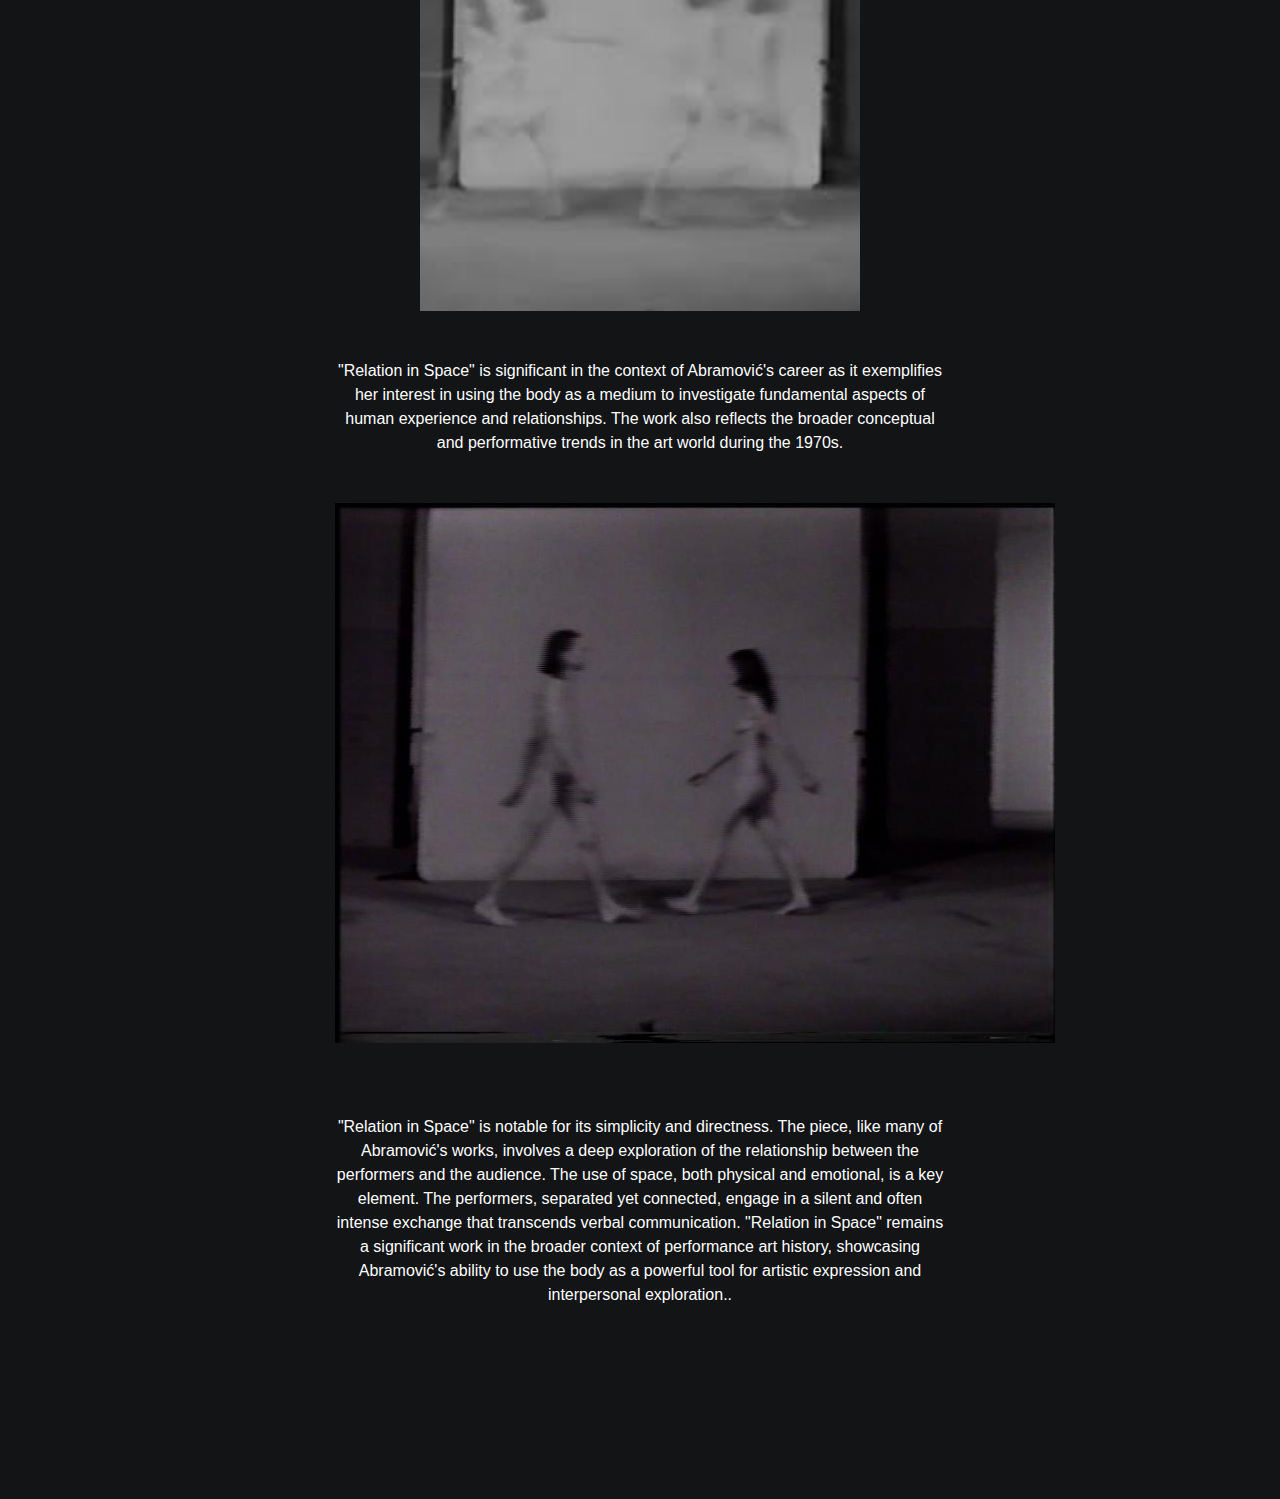
<file: RelationinSpace.html>
<!DOCTYPE html>
<html lang="en">

<head>
    <meta charset="UTF-8">
    <meta name="viewport" content="width=device-width, initial-scale=1.0">
    <link rel="stylesheet" type="text/css" href="./style.css">
    <script src="./scroll.js"></script>
    <link rel="stylesheet" href="https://cdn.jsdelivr.net/npm/bootstrap@4.6.2/dist/css/bootstrap.min.css">
    <script src="https://cdn.jsdelivr.net/npm/jquery@3.7.1/dist/jquery.slim.min.js"></script>
    <script src="https://cdn.jsdelivr.net/npm/popper.js@1.16.1/dist/umd/popper.min.js"></script>
    <script src="https://cdn.jsdelivr.net/npm/bootstrap@4.6.2/dist/js/bootstrap.bundle.min.js"></script>
    <title>Marina Abramović</title>
</head>

<body>


    <!--navigacija-->
    <nav class="navbar bg-  navbar-dark navbar-expand-sm fixed-top">

        <br>
        <a href="./index.html"><img src="./eyelogo.png" class="float-left" alt="Slika2" width="10px"></a>
        <br><!--logo-->

        <!--secondary logo-tema sajta -->
        <a class="navbar-brand col-md-9" href="/index.html"><b>Marina Abramović</b></a>


        <button class="navbar-toggler" type="button" data-toggle="collapse" data-target="#Test">
            <span class="navbar-toggler-icon"></span>
        </button>

        <!--collapse navbar-collapse obezbeđuje dugme pod kojim se na klik prikazuje meni sa sadrzajem-->
        <div class="collapse navbar-collapse" id="Test">
            <!-- neuredjena lista koja predstavlja kontejner za niz navigacionih linkova - ul -->
            <button class="dropbtn navbar"><a href="./index.html" class="active">Home</a></button>
            <div class="dropdown" id="Test">
                <button class="dropbtn navbar-nav">First</button>
                <div class="dropdown-content nav-item">
                    <a href="./Rhythm0.html" class="nav-link" class="active">Rhythm 0</a>
                    <a href="./Rhythm5.html" class="nav-link">Rhythm 5</a>
                    <a href="./Rhythm10.html" class="nav-link">Rhythm 10</a>
                </div>
            </div>
            <div class="dropdown" id="Test">
                <button class="dropbtn navbar">Second</button>
                <div class="dropdown-content nav-item">
                    <a href="./Imponderabilia.html" class="nav-link">Imponderabilia</a>
                    <a href="./RelationinSpace.html" class="nav-link">Relation in Space</a>
                    <a href="./InterruptioninSpace.html" class="nav-link">Interruption in Space</a>
                </div>
            </div>
            <div class="dropdown" id="Test">
                <button class="dropbtn navbar-nav">Third</button>
                <div class="dropdown-content nav-item">
                    <a href="./BalkanBaroque.html" class="nav-link"><br>Balkan</br> Baroque</a>
                    <a href="./theArtistisPresent.html" class="nav-link">The Artist is Present</a>
                    <a href="./shoesforDeparture.html" class="nav-link">Shoes for Derparture</a>
                </div>
            </div>
        </div>

    </nav>
    <!--scroll bar-->
    <div class="progress-barr" id="progressBar"></div>
    <!--sadrzaj-->
    <div style="background-color: rgb(18, 20, 22);">

        <div><br></br></div>
        <div><br></br></div>
        <!--Hover galerija-->
        <div>
            <div class="contagallery  text-white ">

                <div class="gallery">
                    <div class="slikaGalery">
                        <a target="_blank" href="./ris1.webp">
                            <img src="./ris1.webp" alt="Nema slike!" width="600" height="1000">
                        </a>
                        <div class="desc"><I>I</I></div>
                    </div>
                </div>
                <div class="gallery">
                    <div class="slikaGalery">
                        <a target="_blank" href="./ris2.webp">
                            <img src="./ris2.webp" alt="Nema slike!" width="600" height="1000">
                        </a>
                        <div class="desc">II</div>
                    </div>
                </div>
                <div class="gallery">
                    <div class="slikaGalery">
                        <a target="_blank" href="./ris3.jpg">
                            <img src="./ris3.jpg" alt="Nema slike!" width="600" height="1000">
                        </a>
                        <div class="desc">III</div>
                    </div>
                </div>
            </div>
        </div>
        
        <div class="jumbotron text-center text-white"
            style="background-color: rgb(18, 20, 22); margin-bottom: 0px;">
            <h1><b>Relation in space</b></h1>
            <p>1976.</p>
        </div>
        <div class="container text-center text-white "
            style="background-color: rgb(18, 20, 22); margin-bottom: 0px;margin-top: 0px; width: 50%;">
            <div></div>
            <div>
                <p>"Relation in Space" is a performance art piece created by Marina Abramović in 1976. In this work,
                    Abramović explored the dynamics of interpersonal relationships and the physical boundaries that
                    define them. The performance involved two performers, typically Abramović herself and her
                    collaborator and former partner, Ulay (Uwe Laysiepen).</p>
            </div>
            <div></div>
            <div>
                <p>In "Relation in Space," Abramović and Ulay stood on opposite sides of a room, using their bodies and
                    movement to interact without physically touching. The space between them became a charged field of
                    energy, and their actions and reactions created a unique and intense atmosphere. The performance
                    delved into themes of connection, separation, and the emotional and psychological impact of
                    proximity and distance.

                </p>
            </div>
            <br>
            <img src="./ris4.png" class="mx-auto d-block" alt="Slika ris4" width="440px">
            <br>
            <div>
                <p>The piece is part of Abramović and Ulay's collaborative body of work that often centered around the
                    exploration of the self, relationships, and the limits of the body and mind. Their performances were
                    known for their durational nature, pushing the boundaries of endurance and challenging conventional
                    notions of art and human connection. </p>
            </div>
            <br>
            <img src="./ris5.jpg" class="mx-auto d-block" alt="Slika ris5" width="440px">
            <br>

            <div><br>"Relation in Space" is significant in the context of Abramović's career as it exemplifies her
                interest in using the body as a medium to investigate fundamental aspects of human experience and
                relationships. The work also reflects the broader conceptual and performative trends in the art world
                during the 1970s.</br></div>
            <div><br></br></div>
            <img src="./ris6.jpg" class="mx-auto d-block" alt="Slika ris6 width=" 240px">
            <div><br></br></div>
            <div><br>"Relation in Space" is notable for its simplicity and directness. The piece, like many of
                Abramović's works, involves a deep exploration of the relationship between the performers and the
                audience. The use of space, both physical and emotional, is a key element. The performers, separated yet
                connected, engage in a silent and often intense exchange that transcends verbal communication.

                "Relation in Space" remains a significant work in the broader context of performance art history,
                showcasing Abramović's ability to use the body as a powerful tool for artistic expression and
                interpersonal exploration.. </i></br></div>
            <div><br></br></div>
            <div><br></br></div>

            <div><br></br></div>
            <div><br></br></div>

        </div>
        <!--Podnozje-->
        <div class=" text-center text-white"
            style="background-color: rgb(73, 78, 84); bottom: 0; position: fixed; width: 100%; margin-bottom: 0px;">
            <p>Autori: AI 47/2021 Milica Kekić, AI 45/2021 Danijel Stoilković, AI 39/2021 Uroš Perić</p>
        </div>
</body>

</html>
</file>
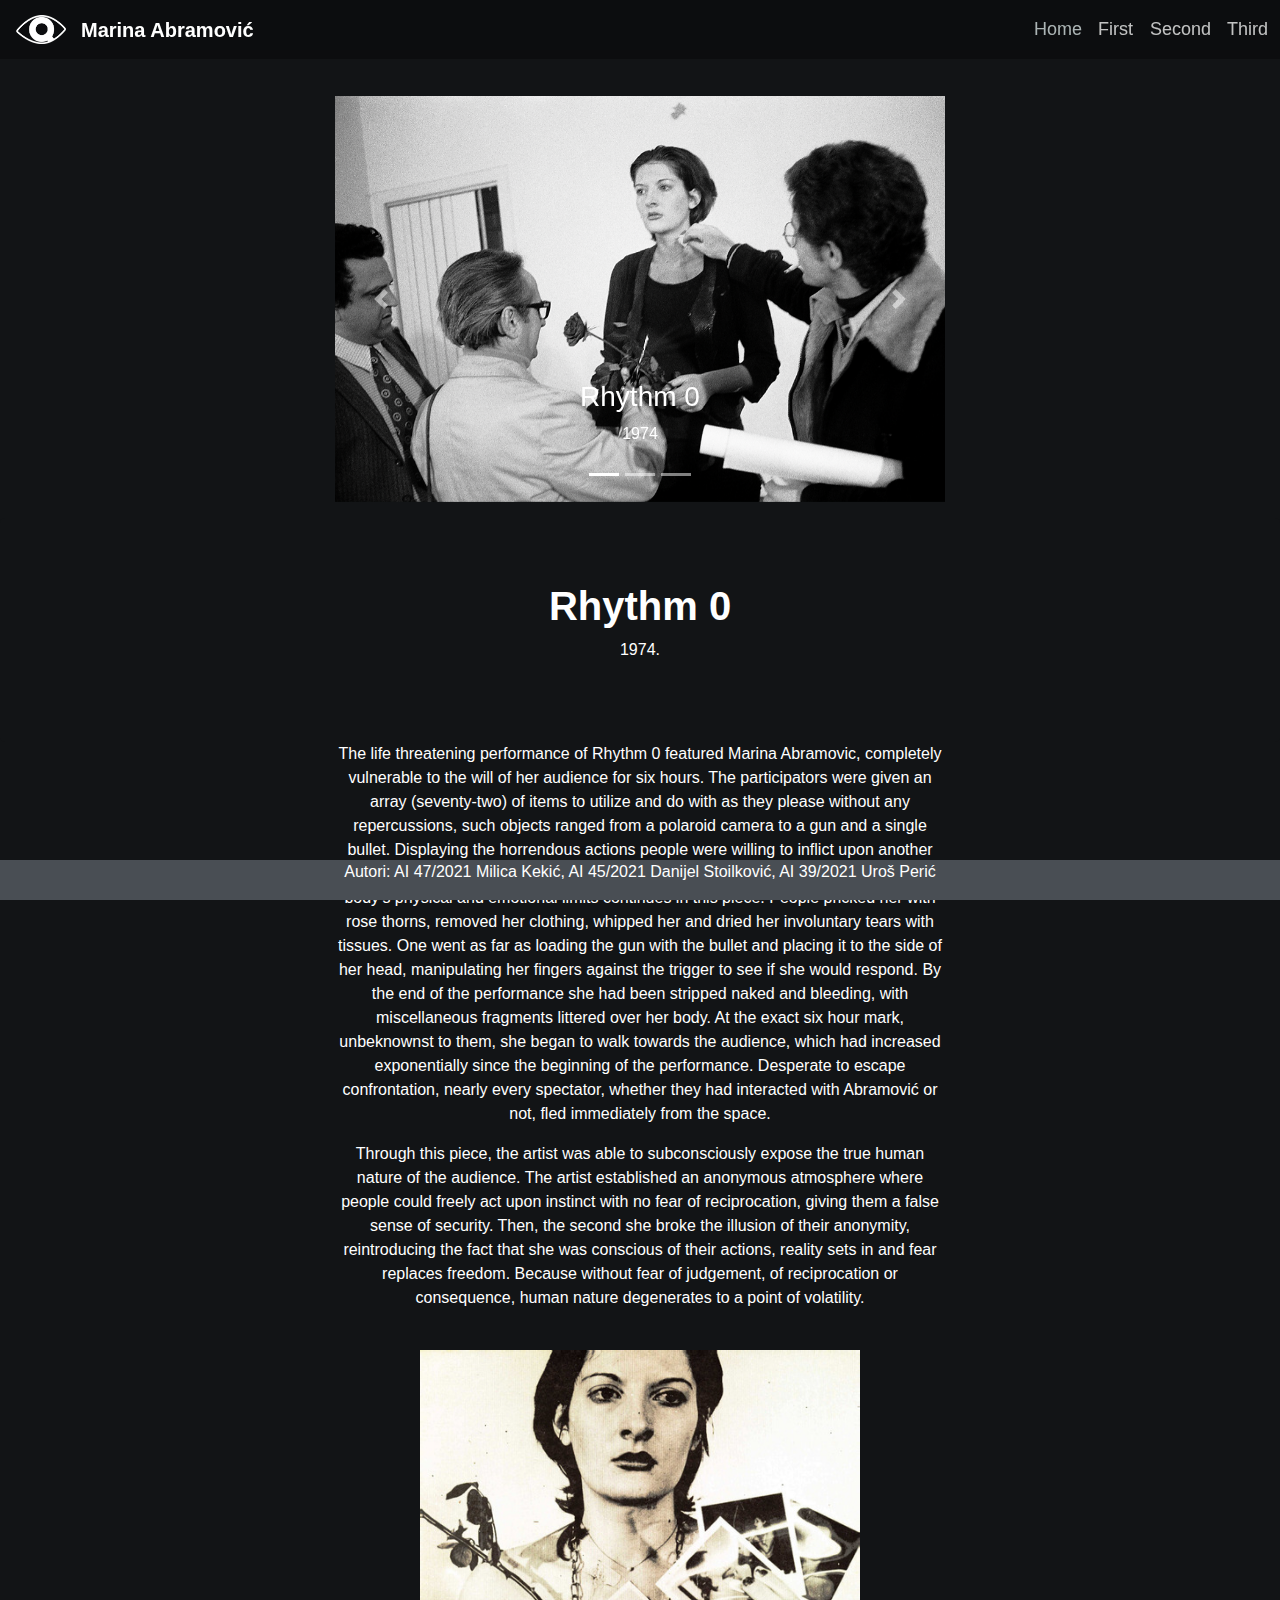
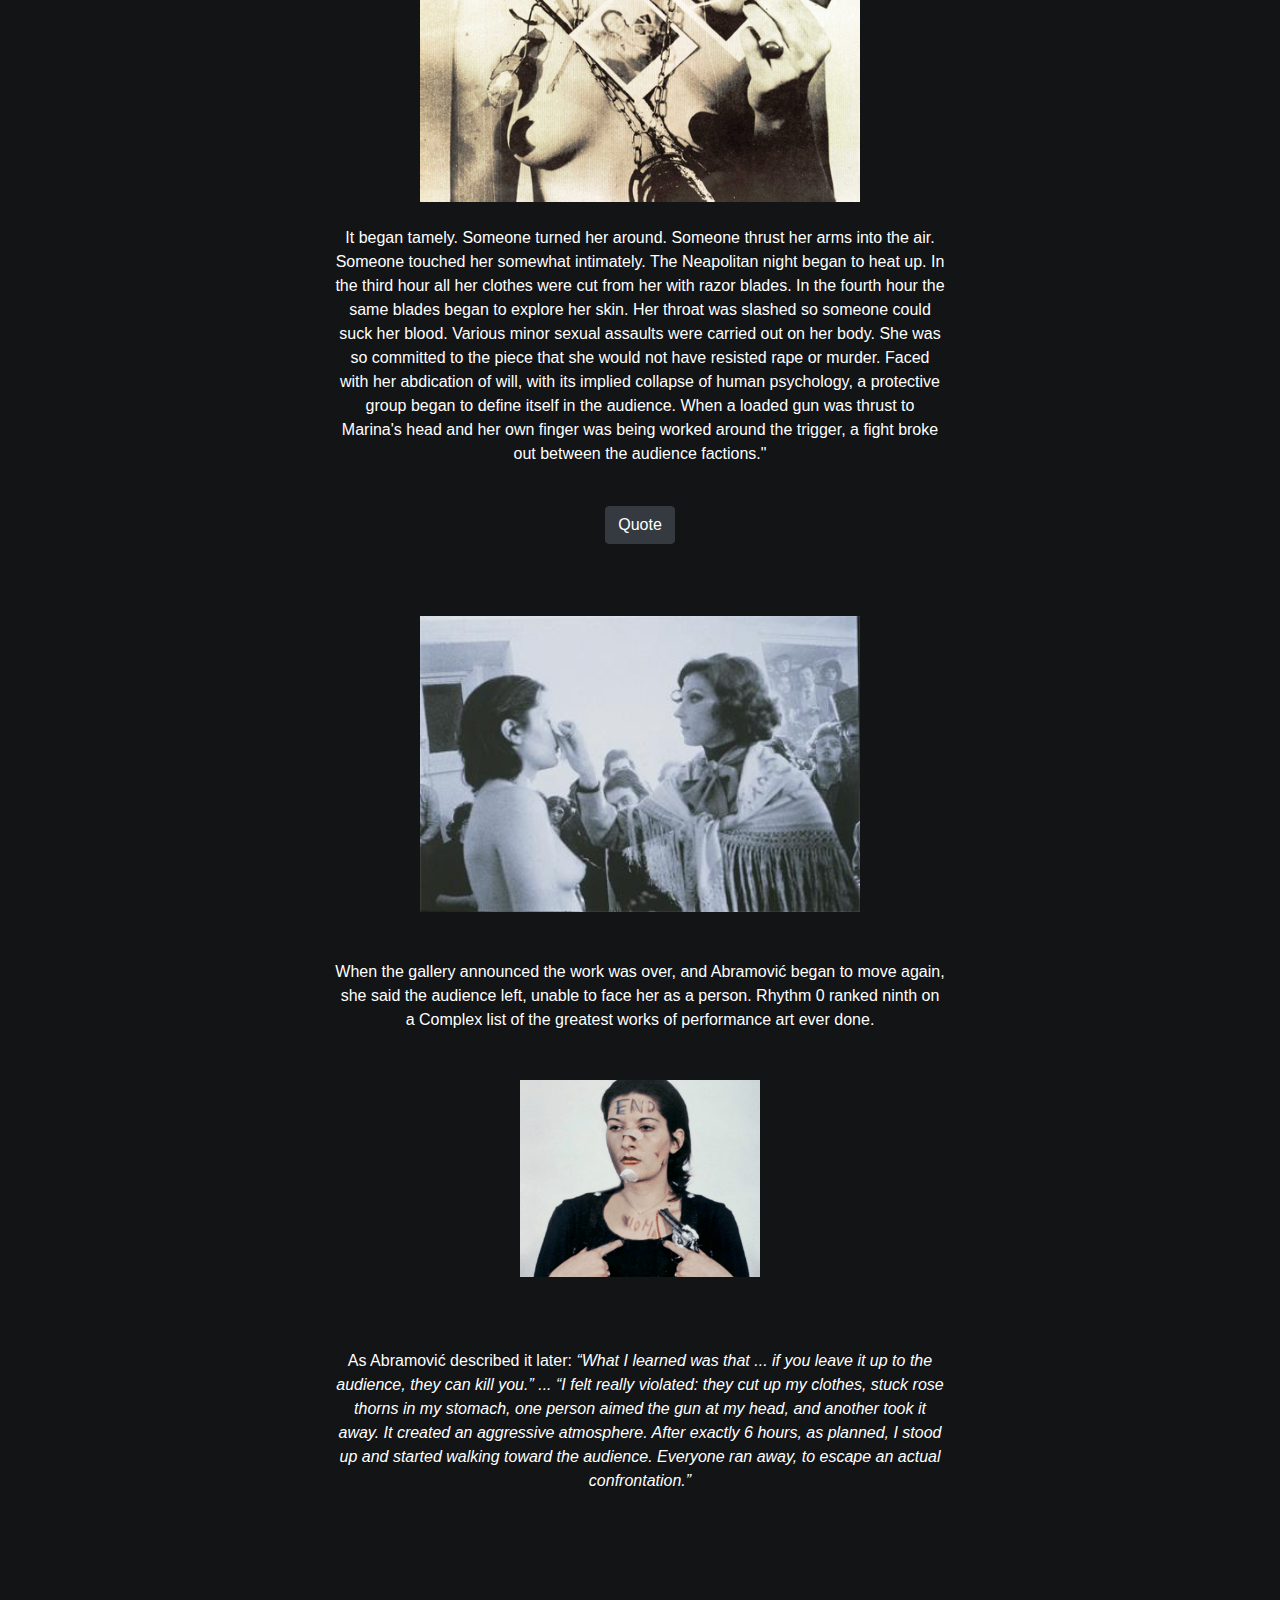
<file: Rhythm0.html>
<!DOCTYPE html>
<html lang="en">
<head>
    <meta charset="UTF-8">
    <meta name="viewport" content="width=device-width, initial-scale=1.0">
    <link rel="stylesheet" type="text/css" href="./style.css">
    <script src="./scroll.js"></script>
    <link rel="stylesheet" href="https://cdn.jsdelivr.net/npm/bootstrap@4.6.2/dist/css/bootstrap.min.css">
    <script src="https://cdn.jsdelivr.net/npm/jquery@3.7.1/dist/jquery.slim.min.js"></script>
    <script src="https://cdn.jsdelivr.net/npm/popper.js@1.16.1/dist/umd/popper.min.js"></script>
    <script src="https://cdn.jsdelivr.net/npm/bootstrap@4.6.2/dist/js/bootstrap.bundle.min.js"></script>
    <title>Marina Abramović</title>
</head>
<body>
    <!--cursor-->
    
    <div class="cursor rounded"></div>
    <div class="cursor pointed"><div>
    <!--navigacija-->
    <nav class="navbar bg-  navbar-dark navbar-expand-sm fixed-top">
        
        <br>
        <a href="./index.html"><img src="./eyelogo.png" class="float-left" alt="Slika2" width="10px"></a>
        <br><!--logo-->

        <!--secondary logo-tema sajta -->
        <a class="navbar-brand col-md-9" href="/index.html"><b>Marina Abramović</b></a>

  
        <button class="navbar-toggler" type="button" data-toggle="collapse" data-target="#Test">
            <span class="navbar-toggler-icon"></span>
        </button>
        
        <!--collapse navbar-collapse obezbeđuje dugme pod kojim se na klik prikazuje meni sa sadrzajem-->
        <div class="collapse navbar-collapse" id="Test">
            <!-- neuredjena lista koja predstavlja kontejner za niz navigacionih linkova - ul -->
            <button class="dropbtn navbar"><a href="./index.html" class="active">Home</a></button>
            <div class="dropdown" id="Test">
                <button class="dropbtn navbar-nav" >First</button>
                <div class="dropdown-content nav-item">
                  <a href="./Rhythm0.html" class="nav-link" class="active">Rhythm 0</a>
                  <a href="./Rhythm5.html" class="nav-link">Rhythm 5</a>
                  <a href="./Rhythm10.html" class="nav-link">Rhythm 10</a>
                </div>
            </div>
            <div class="dropdown" id="Test">
                <button class="dropbtn navbar">Second</button>
                <div class="dropdown-content nav-item">
                  <a href="./Imponderabilia.html" class="nav-link">Imponderabilia</a>
                  <a href="./RelationinSpace.html" class="nav-link">Relation in Space</a>
                  <a href="./InterruptioninSpace.html" class="nav-link">Interruption in Space</a>
                </div>
            </div>
            <div class="dropdown" id="Test">
                <button class="dropbtn navbar-nav">Third</button>
                <div class="dropdown-content nav-item">
                  <a href="./BalkanBaroque.html" class="nav-link"><br>Balkan</br> Baroque</a>
                  <a href="./theArtistisPresent.html" class="nav-link">The Artist is Present</a>
                  <a href="./shoesforDeparture.html" class="nav-link">Shoes for Derparture</a>
                </div>
            </div>
        </div>
        
    </nav>

    <!--scroll bar-->
    <div class="progress-barr" id="progressBar"></div>
    <!--sadrzaj-->
    <div style="background-color: rgb(18, 20, 22);">
        <div><br></br></div>
        <div><br></br></div>
        
        <div class="col-md-6 container  text-white ">
            <div id="demo" class="carousel slide" data-ride="carousel"><!--Galerija sa animiranim slikama-->
                <div class="carousel-caption d-none d-md-block" >
                    <h3>Rhythm 0</h3>
                    <p>1974</p>
                </div>
                <!-- Indicators -->
                <ul class="carousel-indicators">
                    <li data-target="#demo" data-slide-to="0" class="active"></li>
                    <li data-target="#demo" data-slide-to="1"></li>
                    <li data-target="#demo" data-slide-to="2"></li>
                </ul>
        
                <!-- The slideshow -->
                <div class="carousel-inner">
                    <div class="carousel-item active">
                        <img src="./rhythm03.png" alt="ritam1" class="d-block w-100">
                    </div>
                    <div class="carousel-item">
                        <img src="./rhythm02.jpg" alt="ritam2" class="d-block w-100">
                    </div>
                    <div class="carousel-item">
                        <img src="./rhythm01.jpeg" alt="ritam3" class="d-block w-100">
                    </div>
                </div>
        
                <!-- Left and right controls -->
                <a class="carousel-control-prev" href="#demo" data-slide="prev">
                    <span class="carousel-control-prev-icon"></span>
                </a>
                <a class="carousel-control-next" href="#demo" data-slide="next">
                    <span class="carousel-control-next-icon"></span>
                </a>
            </div>
        </div>
        
        <div  style="background-color: rgb(18, 20, 22); margin-bottom: 0;">
            <h1></h1>
            <p></p>
        </div>
        <div class="jumbotron text-center text-white" style="background-color: rgb(18, 20, 22); margin-bottom: 0px;margin-top: 0px;">
            <h1><b>Rhythm 0 </b></h1>
            <p>1974.</p>
        </div>
        <div class="container text-center text-white " style="background-color: rgb(18, 20, 22); margin-bottom: 0px;margin-top: 0px; width: 50%;">
            <div></div>
            <div><p>The life threatening performance of Rhythm 0 featured Marina
                Abramovic, completely vulnerable to the will of her audience for 
                six hours. The participators were given an array (seventy-two) of 
                items to utilize and do with as they please without any 
                repercussions, such objects ranged from a polaroid camera to a
                gun and a single bullet. Displaying the horrendous actions people
                were willing to inflict upon another just because they have been
                given the permission her constant focus on pushing the body’s 
                physical and emotional limits continues in this piece. People
                pricked her with rose thorns, removed her clothing, whipped 
                her and dried her involuntary tears with tissues. 
                One went as far as loading the gun with the bullet and 
                placing it to the side of her head, manipulating her fingers
                against the trigger to see if she would respond.  By the end 
                of the performance she had been stripped naked and bleeding,
                with miscellaneous fragments littered over her body. At the 
                exact six hour mark, unbeknownst to them, she began to walk 
                towards the audience, which had increased exponentially since
                the beginning of the performance. Desperate to escape 
                confrontation, nearly every spectator, whether they had 
                interacted with Abramović or not, fled immediately from 
                the space.</p></div>
            <div></div>
            <div><p>Through this piece, the artist was able to subconsciously 
                expose the true human nature of the audience. The artist 
                established an anonymous atmosphere where people could freely
                act upon instinct with no fear of reciprocation, giving them 
                a false sense of security. Then, the second she broke the illusion
                of their anonymity, reintroducing the fact that she was conscious
                of their actions, reality sets in and fear replaces freedom.  
                Because without fear of judgement, of reciprocation or 
                consequence, human nature degenerates to a point of volatility.</p></div>
            <br>
            <img src="./r4.jpg" class="mx-auto d-block" alt="Slika1" width="440px">
            <br>
            <div><p>It began tamely. Someone turned her around. Someone thrust
                her arms into the air. Someone touched her somewhat intimately.
                The Neapolitan night began to heat up. In the third hour all her
                clothes were cut from her with razor blades. In the fourth hour
                the same blades began to explore her skin. Her throat was slashed 
                so someone could suck her blood. Various minor sexual assaults 
                were carried out on her body. She was so committed to the piece 
                that she would not have resisted rape or murder. Faced with her 
                abdication of will, with its implied collapse of human psychology, 
                a protective group began to define itself in the audience. When a 
                loaded gun was thrust to Marina's head and her own finger was 
                being worked around the trigger, a fight broke out between the 
                audience factions."</p>
            </div>
            <br>
    <button type="button" class="btn btn-dark" data-toggle="modal" data-target="#myModal"> 
        Quote
    </button>

    <!-- The Modal -->
    <div class="modal fade" id="myModal">
        <div class="modal-dialog">
            <div class="modal-content" style="background-color: rgb(18, 20, 22)">

                <!-- Modal Header -->
                <div class="modal-header">
                    <h5 class="modal-title"><i>Marina Abramovic said...</i></h5>
                    <button type="button" class="close" data-dismiss="modal">&times;</button>
                </div>

                <!-- Modal body -->

                <div class="modal-body" >

                    <p><i>"I don't think anyone does anything from happiness. Happiness is such a good state, it doesn't need to be creative.
                         You're not creative from happiness, you're just happy. You're creative when you're miserable and depressed. 
                         You find the key to transform things. Happiness does not need to transform."
                        </i></p>
                </div>

                <!-- Modal footer -->
                <div class="modal-footer">
                    <button type="button" class="btn btn-dark" data-dismiss="modal">Close</button>
                </div>
            </div>
        </div>
    </div>
    <div><br></br></div>
            <br>
            <img src="./r5.jpg" class="mx-auto d-block" alt="Slika1" width="440px">
            <br>
            
            <div><br>When the gallery announced the work was over, and Abramović 
                began to move again, she said the audience left, unable to face 
                her as a person.
                Rhythm 0 ranked ninth on a Complex list of the greatest works of 
                performance art ever done.</br></div>
            <div><br></br></div>
            <img src="./r7.png" class="mx-auto d-block" alt="Slika7" width="240px">
            <div><br></br></div>
            <div><br>As Abramović described it later: <i>“What I learned was that
                ... if you leave it up to the audience, they can kill you.” ... 
                “I felt really violated: they cut up my clothes, stuck rose thorns 
                in my stomach, one person aimed the gun at my head, and another 
                took it away. It created an aggressive atmosphere. After exactly 
                6 hours, as planned, I stood up and started walking toward the 
                audience. Everyone ran away, to escape an actual confrontation.”</i></br></div>
            <div><br></br></div>
            <div><br></br></div>
          


        <div><br></br></div>
        <div><br></br></div>
    </div>
    <!--Podnozje-->
    <div class=" text-center text-white" style="background-color: rgb(73, 78, 84); bottom: 0; position: fixed; width: 100%; margin-bottom: 0px;">
        <p>Autori: AI 47/2021 Milica Kekić, AI 45/2021 Danijel Stoilković, AI 39/2021 Uroš Perić</p>
    </div>

</body>
</html>
</file>
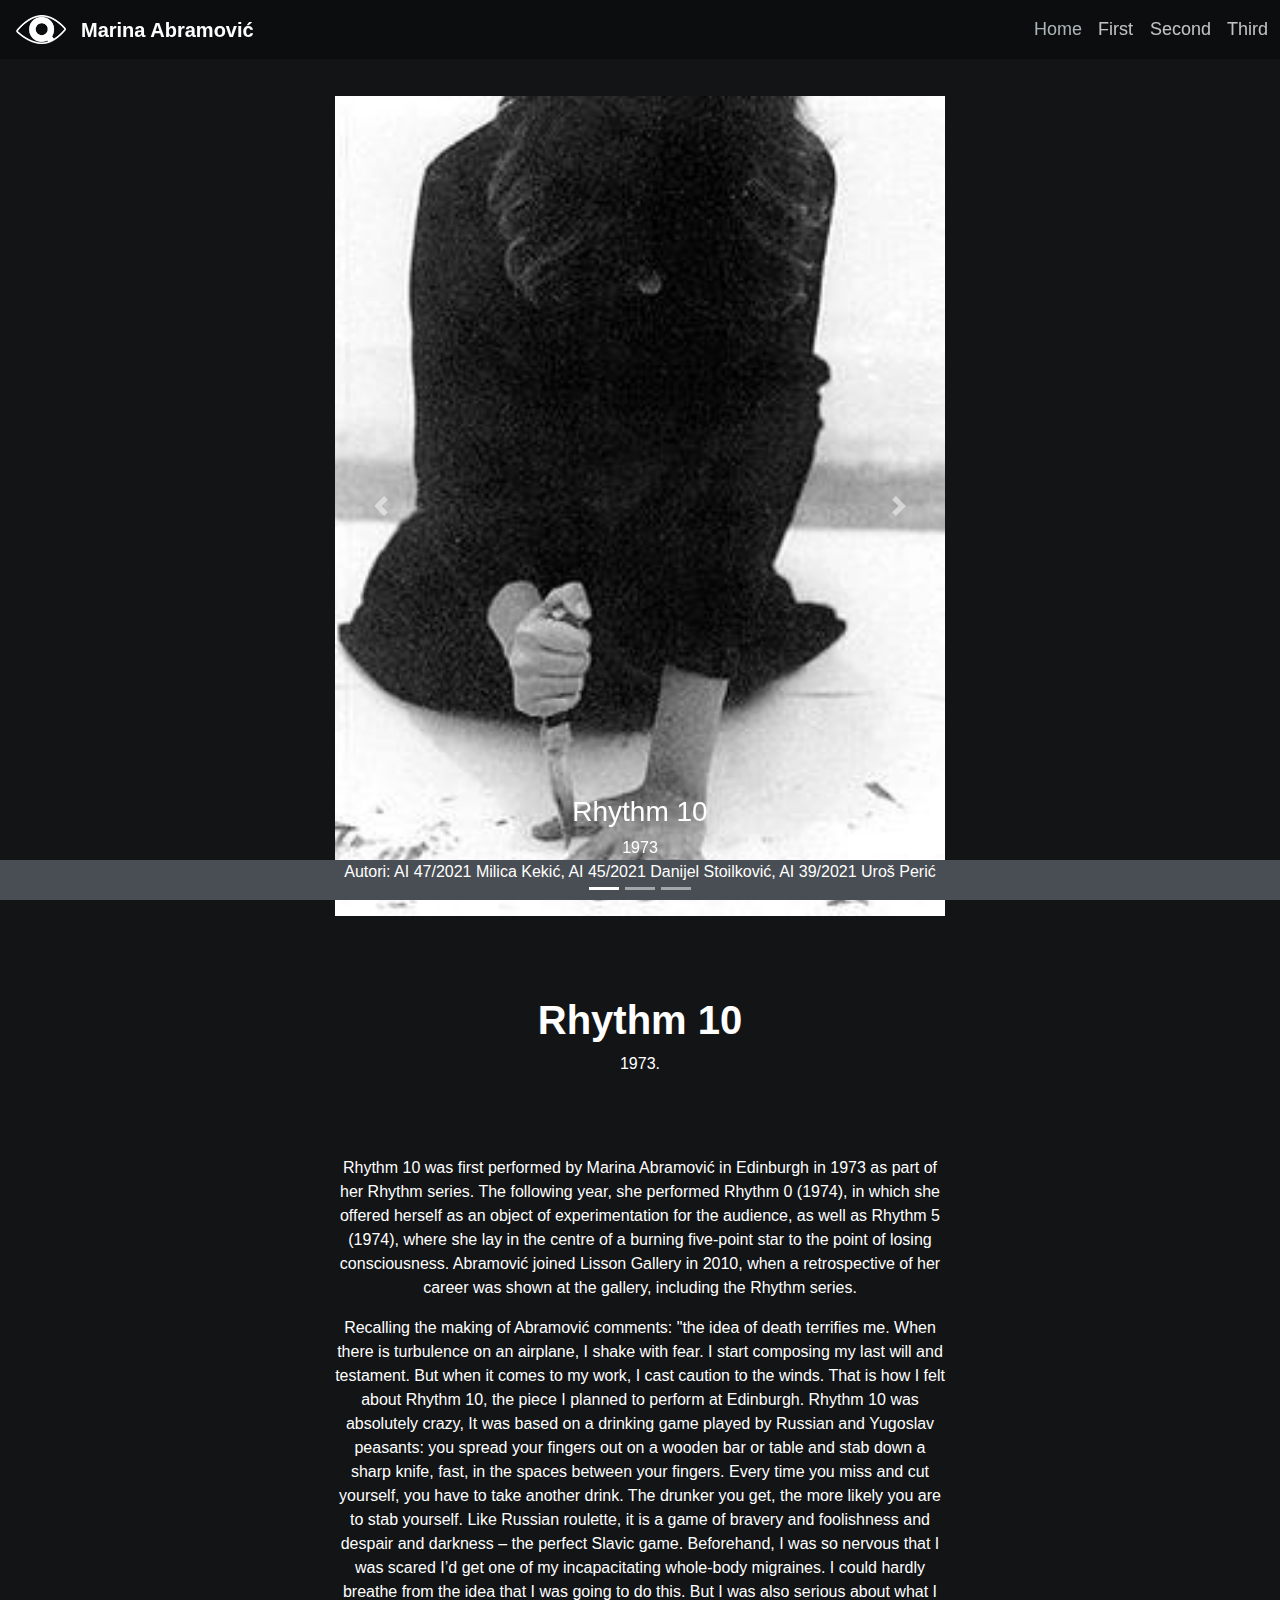
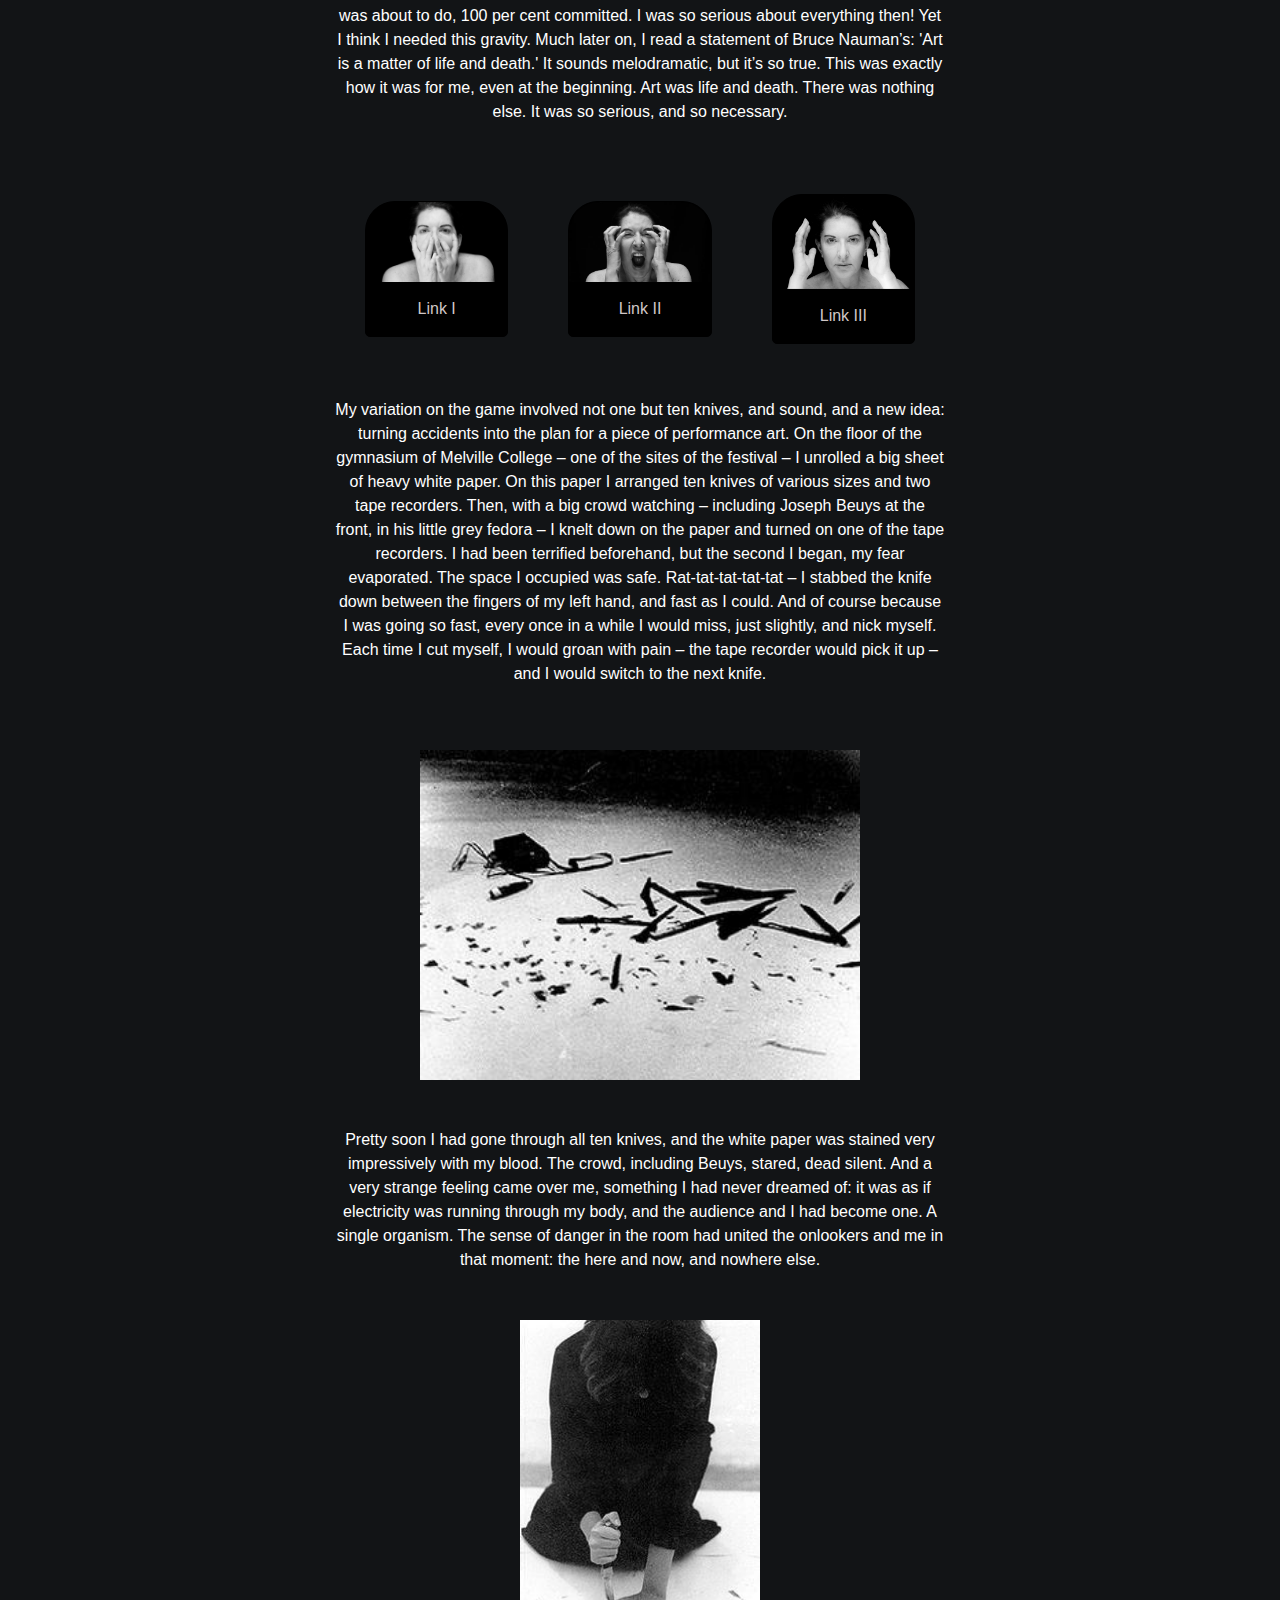
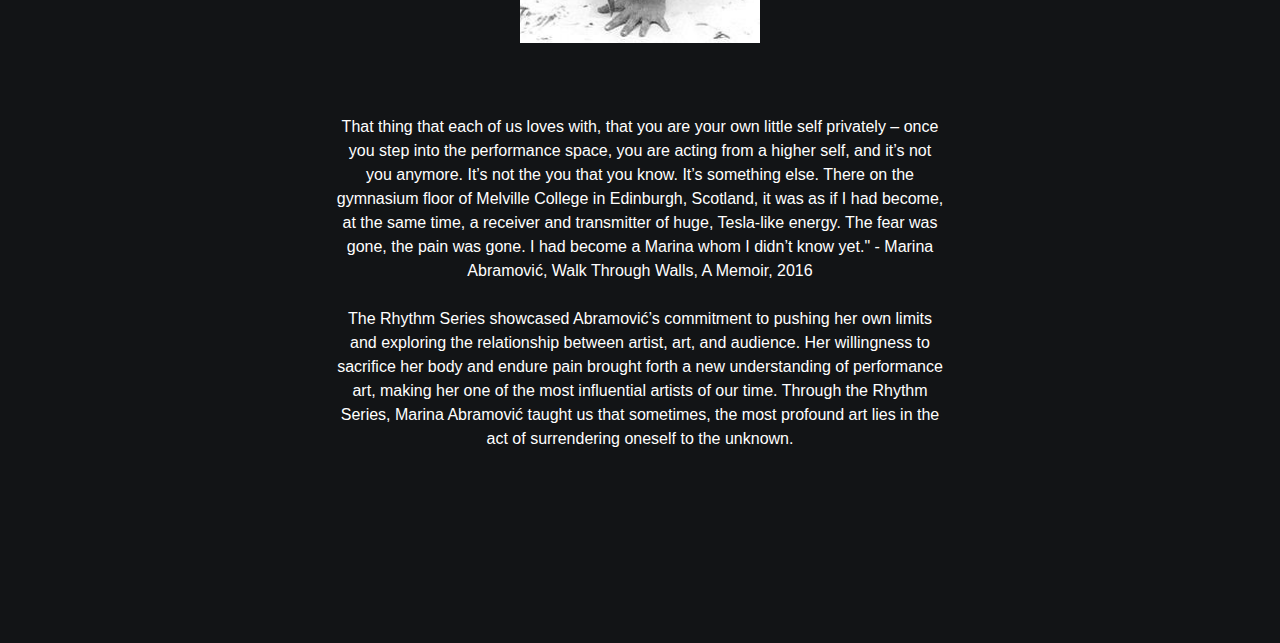
<file: Rhythm10.html>
<!DOCTYPE html>
<html lang="en">
<head>
    <meta charset="UTF-8">
    <meta name="viewport" content="width=device-width, initial-scale=1.0">
    <link rel="stylesheet" type="text/css" href="./style.css">
    <script src="./scroll.js"></script>
    <link rel="stylesheet" href="https://cdn.jsdelivr.net/npm/bootstrap@4.6.2/dist/css/bootstrap.min.css">
    <script src="https://cdn.jsdelivr.net/npm/jquery@3.7.1/dist/jquery.slim.min.js"></script>
    <script src="https://cdn.jsdelivr.net/npm/popper.js@1.16.1/dist/umd/popper.min.js"></script>
    <script src="https://cdn.jsdelivr.net/npm/bootstrap@4.6.2/dist/js/bootstrap.bundle.min.js"></script>
    <title>Marina Abramović</title>
</head>
<body>
    <!--navigacija-->
    <nav class="navbar bg-  navbar-dark navbar-expand-sm fixed-top">
        
        <br>
        <a href="./index.html"><img src="./eyelogo.png" class="float-left" alt="Slika2" width="10px"></a>
        <br><!--logo-->

        <!--secondary logo-tema sajta -->
        <a class="navbar-brand col-md-9" href="/index.html"><b>Marina Abramović</b></a>

  
        <button class="navbar-toggler" type="button" data-toggle="collapse" data-target="#Test">
            <span class="navbar-toggler-icon"></span>
        </button>
        
        <!--collapse navbar-collapse obezbeđuje dugme pod kojim se na klik prikazuje meni sa sadrzajem-->
        <div class="collapse navbar-collapse" id="Test">
            <!-- neuredjena lista koja predstavlja kontejner za niz navigacionih linkova - ul -->
            <button class="dropbtn navbar"><a href="./index.html" class="active">Home</a></button>
            <div class="dropdown" id="Test">
                <button class="dropbtn navbar-nav" >First</button>
                <div class="dropdown-content nav-item">
                  <a href="./Rhythm0.html" class="nav-link" class="active">Rhythm 0</a>
                  <a href="./Rhythm5.html" class="nav-link">Rhythm 5</a>
                  <a href="./Rhythm10.html" class="nav-link">Rhythm 10</a>
                </div>
            </div>
            <div class="dropdown" id="Test">
                <button class="dropbtn navbar">Second</button>
                <div class="dropdown-content nav-item">
                  <a href="./Imponderabilia.html" class="nav-link">Imponderabilia</a>
                  <a href="./RelationinSpace.html" class="nav-link">Relation in Space</a>
                  <a href="./InterruptioninSpace.html" class="nav-link">Interruption in Space</a>
                </div>
            </div>
            <div class="dropdown" id="Test">
                <button class="dropbtn navbar-nav">Third</button>
                <div class="dropdown-content nav-item">
                  <a href="./BalkanBaroque.html" class="nav-link"><br>Balkan</br> Baroque</a>
                  <a href="./theArtistisPresent.html" class="nav-link">The Artist is Present</a>
                  <a href="./shoesforDeparture.html" class="nav-link">Shoes for Derparture</a>
                </div>
            </div>
        </div>
        
    </nav>
    <!--scroll bar-->
    <div class="progress-barr" id="progressBar"></div>
    <!--sadrzaj-->
    <div style="background-color: rgb(18, 20, 22);">
        <div><br></br></div>
        <div><br></br></div>

        <div class="col-md-6 container  text-white ">
            <div id="demo" class="carousel slide" data-ride="carousel"><!--Galerija sa animiranim slikama-->
                <div class="carousel-caption d-none d-md-block" >
                    <h3>Rhythm 10</h3>
                    <p>1973</p>
                </div>
                <!-- Indicators -->
                <ul class="carousel-indicators">
                    <li data-target="#demo" data-slide-to="0" class="active"></li>
                    <li data-target="#demo" data-slide-to="1"></li>
                    <li data-target="#demo" data-slide-to="2"></li>
                </ul>
        
                <!-- The slideshow -->
                <div class="carousel-inner">
                    <div class="carousel-item active">
                        <img src="./r102.jpg" alt="ritam10.2" class="d-block w-100">
                    </div>
                    <div class="carousel-item">
                        <img src="./r106.jpg" alt="ritam10.6" class="d-block w-100">
                    </div>
                    <div class="carousel-item">
                        <img src="./r103.jpg" alt="ritam10.3" class="d-block w-100">
                    </div>
                </div>
        
                <!-- Left and right controls -->
                <a class="carousel-control-prev" href="#demo" data-slide="prev">
                    <span class="carousel-control-prev-icon"></span>
                </a>
                <a class="carousel-control-next" href="#demo" data-slide="next">
                    <span class="carousel-control-next-icon"></span>
                </a>
            </div>
        </div>
        
        <div  style="background-color: rgb(18, 20, 22); margin-bottom: 0;">
            <h1></h1>
            <p></p>
        </div>
        <div class="jumbotron text-center text-white" style="background-color: rgb(18, 20, 22); margin-bottom: 0px;margin-top: 0px;">
            <h1><b>Rhythm 10 </b></h1>
            <p>1973.</p>
        </div>
        <div class="container text-center text-white " style="background-color: rgb(18, 20, 22); margin-bottom: 0px;margin-top: 0px; width: 50%;">
            <div></div>
            <div><p>Rhythm 10 was first performed by Marina Abramović in Edinburgh in 1973 as part of her Rhythm series. 
                The following year, she performed Rhythm 0 (1974), in which she offered herself as an object of experimentation for the audience, 
                as well as Rhythm 5 (1974), where she lay in the centre of a burning five-point star to the point of losing consciousness. 
                Abramović joined Lisson Gallery in 2010, when a retrospective of her career was shown at the gallery, 
                including the Rhythm series.</p></div>
            <div></div>
            <div><p>Recalling the making of Abramović comments: "the idea of death terrifies me. 
                When there is turbulence on an airplane, I shake with fear. 
                I start composing my last will and testament. But when it comes to my work, I cast caution to the winds. 
                That is how I felt about Rhythm 10, the piece I planned to perform at Edinburgh. 
                Rhythm 10 was absolutely crazy, It was based on a drinking game played by Russian and Yugoslav peasants: 
                you spread your fingers out on a wooden bar or table and stab down a sharp knife, fast, in the spaces between your fingers. 
                Every time you miss and cut yourself, you have to take another drink. 
                The drunker you get, the more likely you are to stab yourself. 
                Like Russian roulette, it is a game of bravery and foolishness and despair and darkness – the perfect Slavic game.

                Beforehand, I was so nervous that I was scared I’d get one of my incapacitating whole-body migraines. 
                I could hardly breathe from the idea that I was going to do this. 
                But I was also serious about what I was about to do, 100 per cent committed. 
                I was so serious about everything then! Yet I think I needed this gravity. 
                Much later on, I read a statement of Bruce Nauman’s: 'Art is a matter of life and death.' 
                It sounds melodramatic, but it’s so true. This was exactly how it was for me, even at the beginning. 
                Art was life and death. There was nothing else. It was so serious, and so necessary.</p></div>
            <br>
                
            <div class=" contagallery " style="background-color:  rgb(18, 20, 22);">
                <div class="gallery" >
                    <a target="_blank" href="./mouth.webp">
                      <img src="./mouth.webp" alt="usta" width="600" height="400">
                    </a>
                    <div class="desc"><a href="https://www.facebook.com/VICEVideo/videos/marina-abramovićs-rhythm-10/1240641462659157/">Link I</a></div>
                    </div>
                  
                <div class="gallery">
                    <a target="_blank" href="./eyes.jpg">
                      <img src="./eyes.jpg" alt="oci" width="600" height="400">
                    </a>
                    <div class="desc">
                        <a href="https://www.facebook.com/MSUB.MoCAB/videos/marina-abramović-ritam-10-1973/1305794992914964/">Link II</a></div>
                    </div>
                  
                <div class="gallery">
                    <a target="_blank" href="./ears.png">
                      <img src="./ears.png" alt="nos" width="600" height="400">
                    </a>
                    <div class="desc"><a href="https://www.moma.org/explore/inside_out/2010/03/24/listening-to-marina-abramovic-rhythm-10/">Link III</a> </div>
                </div>
            </div>

            <br>
            <div><p>My variation on the game involved not one but ten knives, and sound, and a new idea: 
                turning accidents into the plan for a piece of performance art. 
                On the floor of the gymnasium of Melville College – one of the sites of the festival – I unrolled a big sheet of heavy white paper.
                 On this paper I arranged ten knives of various sizes and two tape recorders. 
                 Then, with a big crowd watching – including Joseph Beuys at the front, in his little grey fedora –
                  I knelt down on the paper and turned on one of the tape recorders. I had been terrified beforehand, but the second I began, 
                  my fear evaporated. The space I occupied was safe.

                Rat-tat-tat-tat-tat – I stabbed the knife down between the fingers of my left hand, and fast as I could.
                And of course because I was going so fast, every once in a while I would miss, just slightly, and nick myself. 
                Each time I cut myself, I would groan with pain – the tape recorder would pick it up – and I would switch to the next knife. </p>
            </div>
            </br>
            <br>
            <img src="./r105.jpg" class="mx-auto d-block" alt="r10.5" width="440px">
            </br>
            
            <div><br>Pretty soon I had gone through all ten knives, and the white paper was stained very impressively with my blood. 
                The crowd, including Beuys, stared, dead silent. And a very strange feeling came over me, something I had never dreamed of: 
                it was as if electricity was running through my body, and the audience and I had become one. A single organism. 
                The sense of danger in the room had united the onlookers and me in that moment: the here and now, and nowhere else.</br></div>
            <div><br></br></div>
            <img src="./r102.jpg" class="mx-auto d-block" alt="r10.2" width="240px">
            <div><br></br></div>
            <div><br>That thing that each of us loves with, that you are your own little self privately – once you step into the performance space,
                 you are acting from a higher self, and it’s not you anymore. It’s not the you that you know. 
                 It’s something else. There on the gymnasium floor of Melville College in Edinburgh, Scotland, it was as if I had become,
                at the same time, a receiver and transmitter of huge, Tesla-like energy. The fear was gone, the pain was gone. 
                I had become a Marina whom I didn’t know yet."
                - Marina Abramović, Walk Through Walls, A Memoir, 2016 </i></br></div>
                <div><br>The Rhythm Series showcased Abramović’s commitment to pushing her own limits and exploring the relationship between artist,
                     art, and audience. Her willingness to sacrifice her body and endure pain brought forth a new understanding of performance art, 
                     making her one of the most influential artists of our time. Through the Rhythm Series, Marina Abramović taught us that sometimes,
                      the most profound art lies in the act of surrendering oneself to the unknown. </i></br></div>
            <div><br></br></div>
            <div><br></br></div>
            

        <div><br></br></div>
        <div><br></br></div>


        
    </div>
    <!--Podnozje-->
    <div class=" text-center text-white" style="background-color: rgb(73, 78, 84); bottom: 0; position: fixed; width: 100%; margin-bottom: 0px;">
        <p>Autori: AI 47/2021 Milica Kekić, AI 45/2021 Danijel Stoilković, AI 39/2021 Uroš Perić</p>
    </div>
    <!--Autori: AI 47/2021 Milica Kekić, AI 45/2021 Danijel Stoilković, AI 39/2021 Uroš Perić-->
</body>
</html>
</file>
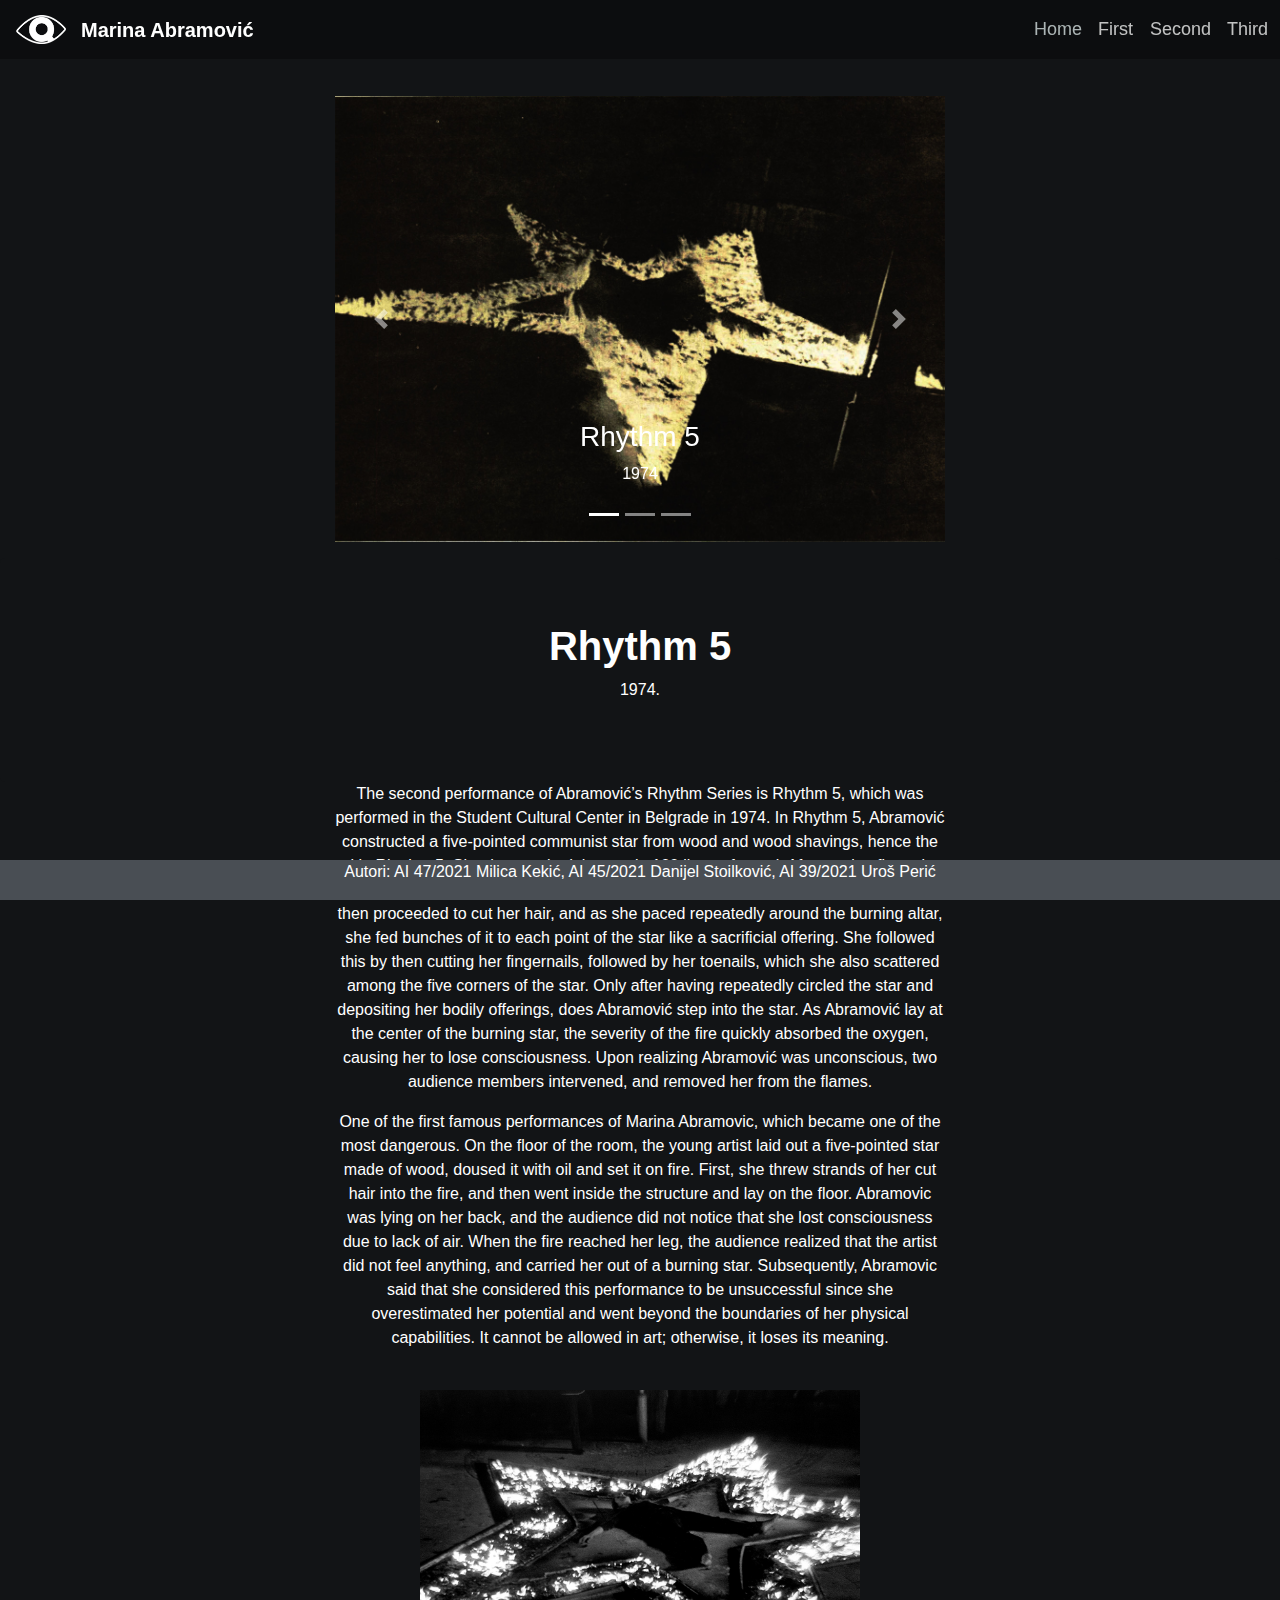
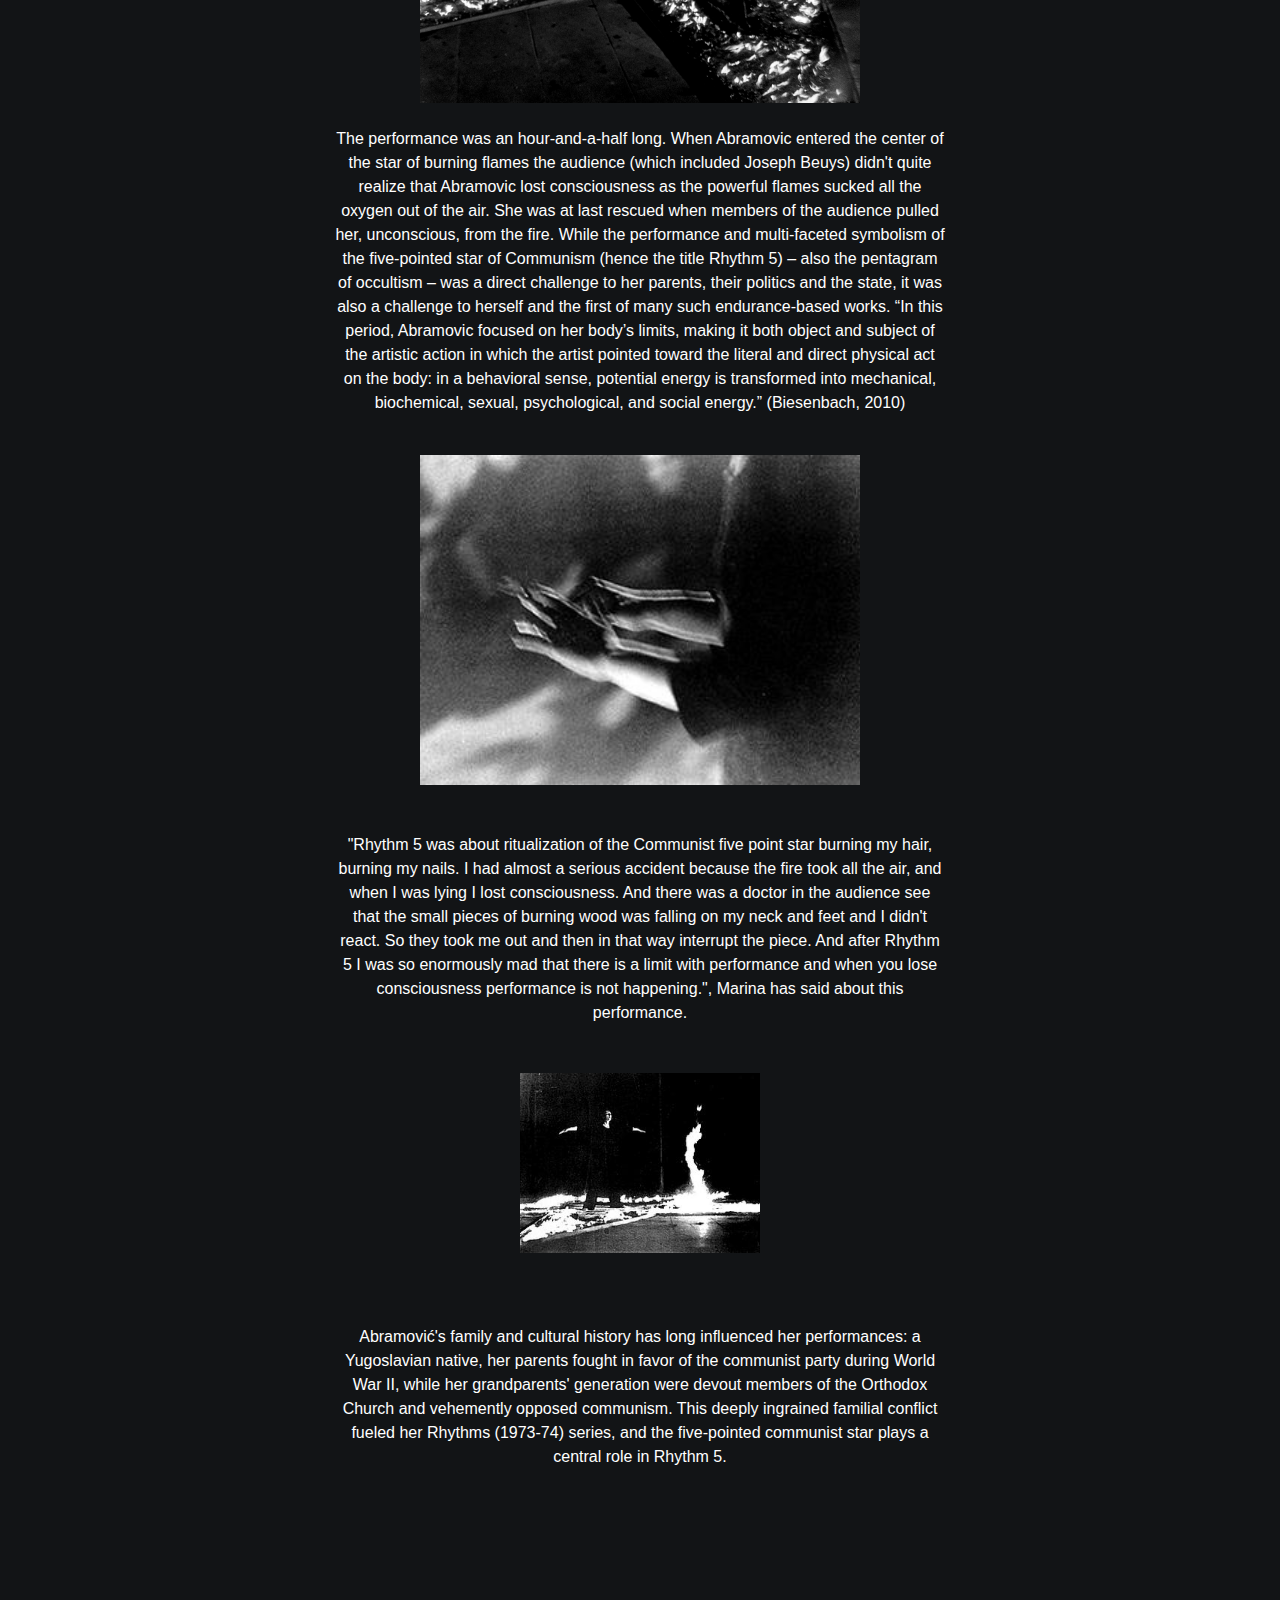
<file: Rhythm5.html>
<!DOCTYPE html>
<html lang="en">
<head>
    <meta charset="UTF-8">
    <meta name="viewport" content="width=device-width, initial-scale=1.0">
    <link rel="stylesheet" type="text/css" href="./style.css">
    <script src="./scroll.js"></script>
    <link rel="stylesheet" href="https://cdn.jsdelivr.net/npm/bootstrap@4.6.2/dist/css/bootstrap.min.css">
    <script src="https://cdn.jsdelivr.net/npm/jquery@3.7.1/dist/jquery.slim.min.js"></script>
    <script src="https://cdn.jsdelivr.net/npm/popper.js@1.16.1/dist/umd/popper.min.js"></script>
    <script src="https://cdn.jsdelivr.net/npm/bootstrap@4.6.2/dist/js/bootstrap.bundle.min.js"></script>
    <title>Marina Abramović</title>
</head>
<body>
    <!--navigacija-->
    <nav class="navbar bg-  navbar-dark navbar-expand-sm fixed-top">
        
        <br>
        <a href="./index.html"><img src="./eyelogo.png" class="float-left" alt="Slika2" width="10px"></a>
        <br><!--logo-->

        <!--secondary logo-tema sajta -->
        <a class="navbar-brand col-md-9" href="/index.html"><b>Marina Abramović</b></a>

  
        <button class="navbar-toggler" type="button" data-toggle="collapse" data-target="#Test">
            <span class="navbar-toggler-icon"></span>
        </button>
        
        <!--collapse navbar-collapse obezbeđuje dugme pod kojim se na klik prikazuje meni sa sadrzajem-->
        <div class="collapse navbar-collapse" id="Test">
            <!-- neuredjena lista koja predstavlja kontejner za niz navigacionih linkova - ul -->
            <button class="dropbtn navbar"><a href="./index.html" class="active">Home</a></button>
            <div class="dropdown" id="Test">
                <button class="dropbtn navbar-nav" >First</button>
                <div class="dropdown-content nav-item">
                  <a href="./Rhythm0.html" class="nav-link" class="active">Rhythm 0</a>
                  <a href="./Rhythm5.html" class="nav-link">Rhythm 5</a>
                  <a href="./Rhythm10.html" class="nav-link">Rhythm 10</a>
                </div>
            </div>
            <div class="dropdown" id="Test">
                <button class="dropbtn navbar">Second</button>
                <div class="dropdown-content nav-item">
                  <a href="./Imponderabilia.html" class="nav-link">Imponderabilia</a>
                  <a href="./RelationinSpace.html" class="nav-link">Relation in Space</a>
                  <a href="./InterruptioninSpace.html" class="nav-link">Interruption in Space</a>
                </div>
            </div>
            <div class="dropdown" id="Test">
                <button class="dropbtn navbar-nav">Third</button>
                <div class="dropdown-content nav-item">
                  <a href="./BalkanBaroque.html" class="nav-link"><br>Balkan</br> Baroque</a>
                  <a href="./theArtistisPresent.html" class="nav-link">The Artist is Present</a>
                  <a href="./shoesforDeparture.html" class="nav-link">Shoes for Derparture</a>
                </div>
            </div>
        </div>
        
    </nav>
    <!--scroll bar-->
    <div class="progress-barr" id="progressBar"></div>
    <!--sadrzaj-->
    <div style="background-color: rgb(18, 20, 22);">

        <div><br></br></div>
        <div><br></br></div>

        <div class="col-md-6 container  text-white ">
            <div id="demo" class="carousel slide" data-ride="carousel"><!--Galerija sa animiranim slikama-->
                <div class="carousel-caption d-none d-md-block" >
                    <h3>Rhythm 5</h3>
                    <p>1974</p>
                </div>
                <!-- Indicators -->
                <ul class="carousel-indicators">
                    <li data-target="#demo" data-slide-to="0" class="active"></li>
                    <li data-target="#demo" data-slide-to="1"></li>
                    <li data-target="#demo" data-slide-to="2"></li>
                </ul>
        
                <!-- The slideshow -->
                <div class="carousel-inner">
                    <div class="carousel-item active">
                        <img src="./r51.jpg" alt="ritam5.1" class="d-block w-100">
                    </div>
                    <div class="carousel-item">
                        <img src="./r57.jpg" alt="ritam5.2" class="d-block w-100">
                    </div>
                    <div class="carousel-item">
                        <img src="./r53.jpg" alt="ritam5.3" class="d-block w-100">
                    </div>
                </div>
        
                <!-- Left and right controls -->
                <a class="carousel-control-prev" href="#demo" data-slide="prev">
                    <span class="carousel-control-prev-icon"></span>
                </a>
                <a class="carousel-control-next" href="#demo" data-slide="next">
                    <span class="carousel-control-next-icon"></span>
                </a>
            </div>
        </div>
        
        <div  style="background-color: rgb(18, 20, 22); margin-bottom: 0;">
            <h1></h1>
            <p></p>
        </div>
        <div class="jumbotron text-center text-white" style="background-color: rgb(18, 20, 22); margin-bottom: 0px;margin-top: 0px;">
            <h1><b>Rhythm 5 </b></h1>
            <p>1974.</p>
        </div>
        <div class="container text-center text-white " style="background-color: rgb(18, 20, 22); margin-bottom: 0px;margin-top: 0px; width: 50%;">
            <div></div>
            <div><p>The second performance of Abramović’s Rhythm Series is Rhythm 5, 
                which was performed in the Student Cultural Center in Belgrade in 1974. 
                In Rhythm 5, Abramović constructed a five-pointed communist star from wood and wood shavings, 
                hence the title Rhythm 5. She then soaked the star in 100 liters of petrol. 
                After setting fire to it, Abramović ceremoniously paced in a crucifixion pose, around the burning star. 
                She then proceeded to cut her hair, and as she paced repeatedly around the burning altar, she fed bunches of it 
                to each point of the star like a sacrificial offering. She followed this by then cutting her fingernails, 
                followed by her toenails, which she also scattered among the five corners of the star. Only after having repeatedly 
                circled the star and depositing her bodily offerings, does Abramović step into the star.
                As Abramović lay at the center of the burning star, the severity of the fire quickly absorbed the oxygen, 
                causing her to lose consciousness. Upon realizing Abramović was unconscious, two audience members intervened, 
                and removed her from the flames.</p></div>
            <div></div>
            <div><p>One of the first famous performances of Marina Abramovic, which became one of the most dangerous. 
                On the floor of the room, the young artist laid out a five-pointed star made of wood, doused it with oil and set it on fire. 
                First, she threw strands of her cut hair into the fire, and then went inside the structure and lay on the floor. 
                Abramovic was lying on her back, and the audience did not notice that she lost consciousness due to lack of air. 
                When the fire reached her leg, the audience realized that the artist did not feel anything, and carried her out of a burning star. 
                Subsequently, Abramovic said that she considered this performance to be unsuccessful since she overestimated her potential and went beyond 
                the boundaries of her physical capabilities. It cannot be allowed in art; otherwise, it loses its meaning.</p></div>
            <br>
            <img src="./r54.jpg" class="mx-auto d-block" alt="r54" width="440px">
            <br>
            <div><p>The performance was an hour-and-a-half long. 
                When Abramovic entered the center of the star of burning flames the audience (which included Joseph Beuys) didn't quite 
                realize that Abramovic lost consciousness as the powerful flames sucked all the oxygen out of the air. 
                She was at last rescued when members of the audience pulled her, unconscious, from the fire. 
                While the performance and multi-faceted symbolism of the five-pointed star of Communism 
                (hence the title Rhythm 5) – also the pentagram of occultism – was a direct challenge to her parents, their politics and the state,
                 it was also a challenge to herself and the first of many such endurance-based works. 
                 “In this period, Abramovic focused on her body’s limits, making it both object and subject of the artistic action in which the 
                 artist pointed toward the literal and direct physical act on the body: in a behavioral sense, 
                 potential energy is transformed into mechanical, biochemical, sexual, psychological, and social energy.” 
                 (Biesenbach, 2010) </p>
            </div>
            <br>
            <img src="./r55.jpg" class="mx-auto d-block" alt="r55" width="440px">
            <br>
            
            <div><br>"Rhythm 5 was about ritualization of the Communist five point star burning my hair, burning my nails.
                I had almost a serious accident because the fire took all the air, and when I was lying I lost consciousness. 
                And there was a doctor in the audience see that the small pieces of burning wood was falling on my neck and feet and I didn't react.
                So they took me out and then in that way interrupt the piece. And after Rhythm 5 I was so enormously mad that there is a limit with 
                performance and when you lose consciousness performance is not happening.", Marina has said about this performance.</br></div>
            <div><br></br></div>
            <img src="./r56.jpg" class="mx-auto d-block" alt="r56" width="240px">
            <div><br></br></div>
            <div><br>Abramović's family and cultural history has long influenced her performances: 
                a Yugoslavian native, her parents fought in favor of the communist party during World War II, while her grandparents' 
                generation were devout members of the Orthodox Church and vehemently opposed communism. This deeply ingrained familial conflict 
                fueled her Rhythms (1973-74) series, and the five-pointed communist star plays a central role in Rhythm 5.</i></br></div>
            <div><br></br></div>
            <div><br></br></div>

        <div><br></br></div>
        <div><br></br></div>
    </div>
    <!--Podnozje-->
    <div class=" text-center text-white" style="background-color: rgb(73, 78, 84); bottom: 0; position: fixed; width: 100%; margin-bottom: 0px;">
        <p>Autori: AI 47/2021 Milica Kekić, AI 45/2021 Danijel Stoilković, AI 39/2021 Uroš Perić</p>
    </div>
</body>
</html>
</file>
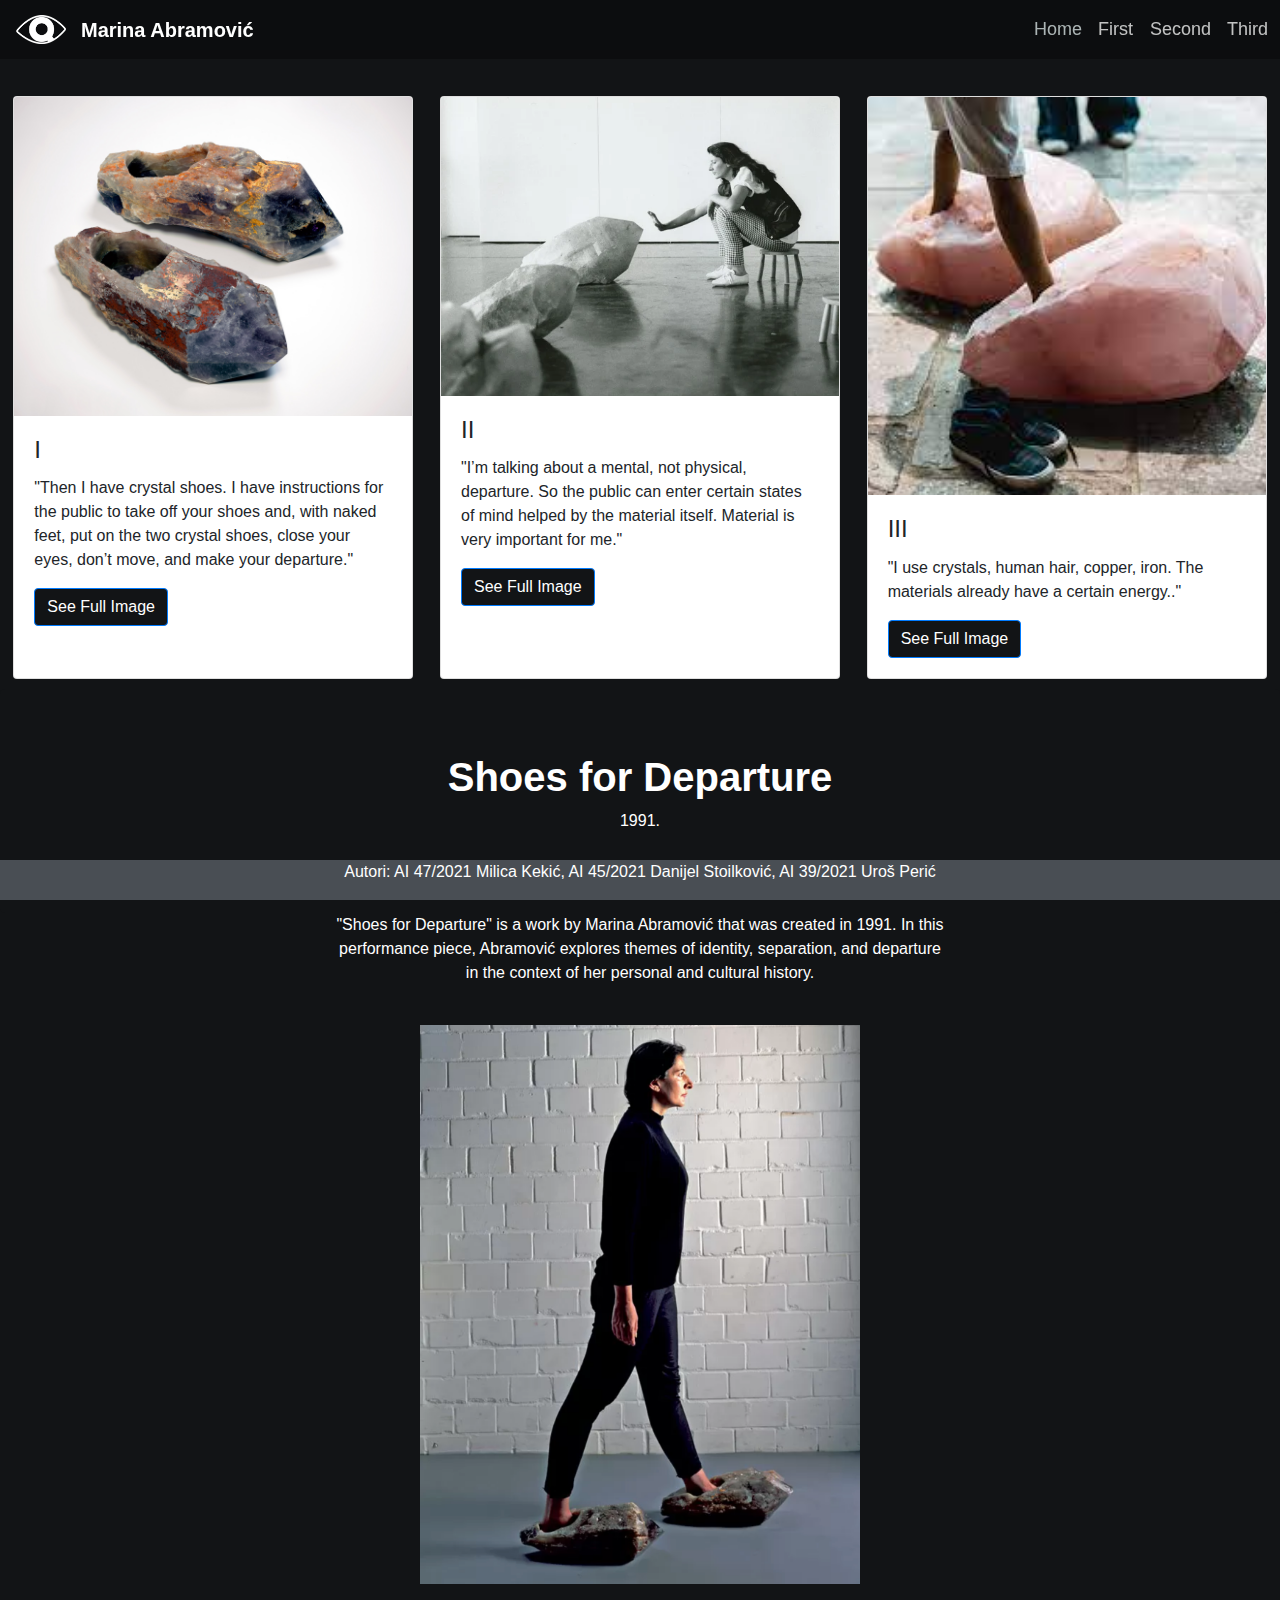
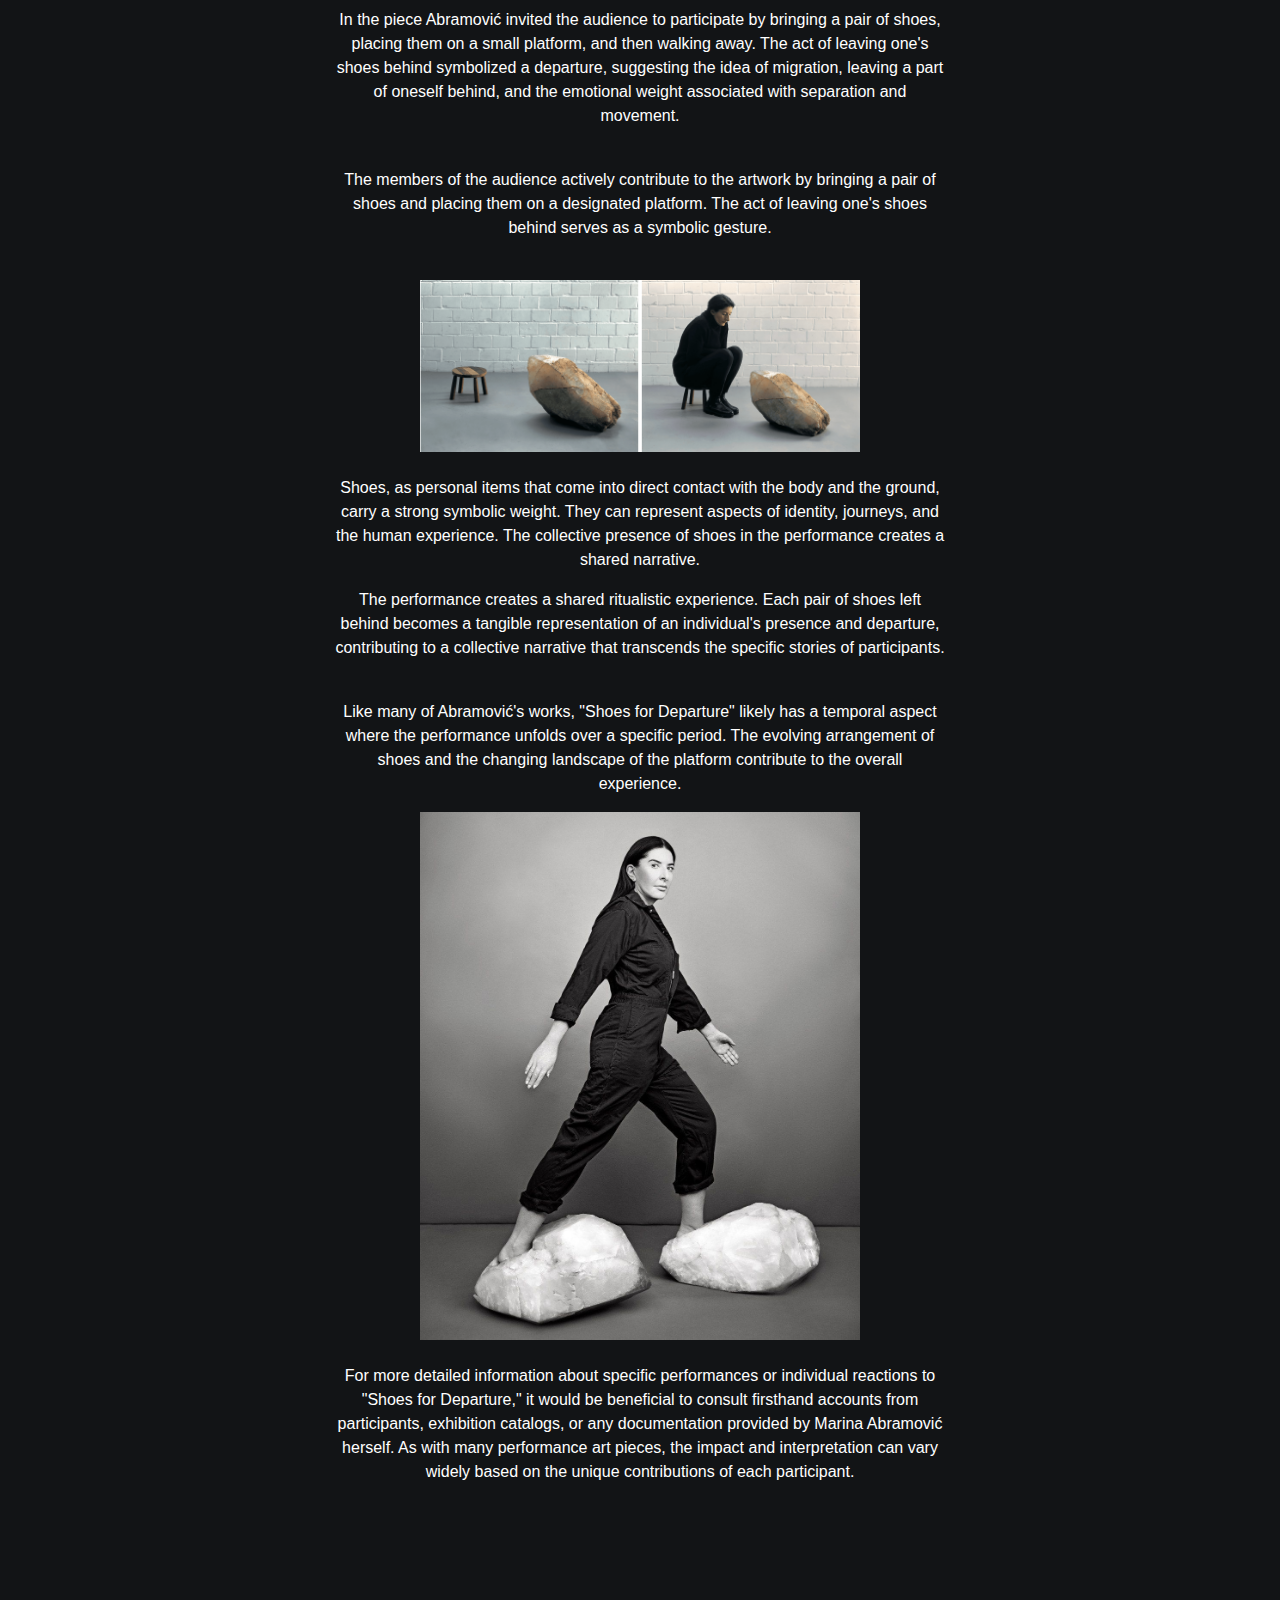
<file: shoesforDeparture.html>
<!DOCTYPE html>
<html lang="en">

<head>
    <meta charset="UTF-8">
    <meta name="viewport" content="width=device-width, initial-scale=1.0">
    <link rel="stylesheet" type="text/css" href="./style.css">
    <script src="./scroll.js"></script>
    <link rel="stylesheet" href="https://cdn.jsdelivr.net/npm/bootstrap@4.6.2/dist/css/bootstrap.min.css">
    <script src="https://cdn.jsdelivr.net/npm/jquery@3.7.1/dist/jquery.slim.min.js"></script>
    <script src="https://cdn.jsdelivr.net/npm/popper.js@1.16.1/dist/umd/popper.min.js"></script>
    <script src="https://cdn.jsdelivr.net/npm/bootstrap@4.6.2/dist/js/bootstrap.bundle.min.js"></script>
    <title>Marina Abramović</title>
</head>

<body>
    <!--navigacija-->
    <nav class="navbar bg-  navbar-dark navbar-expand-sm fixed-top">

        <br>
        <a href="./index.html"><img src="./eyelogo.png" class="float-left" alt="Slika2" width="10px"></a>
        <br><!--logo-->

        <!--secondary logo-tema sajta -->
        <a class="navbar-brand col-md-9" href="/index.html"><b>Marina Abramović</b></a>


        <button class="navbar-toggler" type="button" data-toggle="collapse" data-target="#Test">
            <span class="navbar-toggler-icon"></span>
        </button>

        <!--collapse navbar-collapse obezbeđuje dugme pod kojim se na klik prikazuje meni sa sadrzajem-->
        <div class="collapse navbar-collapse" id="Test">
            <!-- neuredjena lista koja predstavlja kontejner za niz navigacionih linkova - ul -->
            <button class="dropbtn navbar"><a href="./index.html" class="active">Home</a></button>
            <div class="dropdown" id="Test">
                <button class="dropbtn navbar-nav">First</button>
                <div class="dropdown-content nav-item">
                    <a href="./Rhythm0.html" class="nav-link" class="active">Rhythm 0</a>
                    <a href="./Rhythm5.html" class="nav-link">Rhythm 5</a>
                    <a href="./Rhythm10.html" class="nav-link">Rhythm 10</a>
                </div>
            </div>
            <div class="dropdown" id="Test">
                <button class="dropbtn navbar">Second</button>
                <div class="dropdown-content nav-item">
                    <a href="./Imponderabilia.html" class="nav-link">Imponderabilia</a>
                    <a href="./RelationinSpace.html" class="nav-link">Relation in Space</a>
                    <a href="./InterruptioninSpace.html" class="nav-link">Interruption in Space</a>
                </div>
            </div>
            <div class="dropdown" id="Test">
                <button class="dropbtn navbar-nav">Third</button>
                <div class="dropdown-content nav-item">
                    <a href="./BalkanBaroque.html" class="nav-link"><br>Balkan</br> Baroque</a>
                    <a href="./theArtistisPresent.html" class="nav-link">The Artist is Present</a>
                    <a href="./shoesforDeparture.html" class="nav-link">Shoes for Derparture</a>
                </div>
            </div>
        </div>

    </nav>
    <!--scroll bar-->
    <div class="progress-barr" id="progressBar"></div>
    <!--sadrzaj-->
    <div style="background-color: rgb(18, 20, 22);">



        <div><br></br></div>
        <div><br></br></div>
        <!--Hover galerija-->

        <div style="background-color: rgb(18, 20, 22); margin-bottom: 0px;">
            <div>

                <div class="d-flex flex-row">
                    <div class="card mx-auto" style="width:400px">
                        <img class="card-img-top" src="./shoe1.jpg" alt="Card image" style="width:100%">
                        <div class="card-body">
                            <h4 class="card-title">I</h4>
                            <p class="card-text">"Then I have crystal shoes. I have instructions for the public to take
                                off your shoes and, with naked feet, put on the two crystal shoes, close your eyes,
                                don’t move, and make your departure."</p>
                            <a target="_blank" href="./shoe1.jpg" class="btn btn-primary"
                                style="background-color: rgb(18, 20, 22);">See Full Image</a>
                        </div>
                    </div>
                    <div class="card mx-auto" style="width:400px">
                        <img class="card-img-top" src="./shoes4.webp" alt="Card image" style="width:100%">
                        <div class="card-body">
                            <h4 class="card-title">II</h4>
                            <p class="card-text">"I’m talking about a mental, not physical, departure. So the public can
                                enter certain states of mind helped by the material itself. Material is very important
                                for me."</p>
                            <a target="_blank" href="./shoes4.webp" class="btn btn-primary"
                                style="background-color: rgb(18, 20, 22);">See Full Image</a>
                        </div>
                    </div>
                    <div class="card mx-auto" style="width:400px">
                        <img class="card-img-top" src="./shoe3.jpg" alt="Card image" style="width:100%">
                        <div class="card-body">
                            <h4 class="card-title">III</h4>
                            <p class="card-text">"I use crystals, human hair, copper, iron. The materials already have a
                                certain energy.."</p>
                            <a target="_blank" href="./shoe3.jpg" class="btn btn-primary"
                                style="background-color: rgb(18, 20, 22);">See Full Image</a>
                        </div>
                    </div>

                </div>
            </div>
        </div>

        <div class="jumbotron text-center text-white"
            style="background-color: rgb(18, 20, 22); margin-bottom: 0px;margin-top: 10px;">

            <h1><b>Shoes for Departure</b></h1>
            <p>1991.</p>
        </div>
        <div class="container text-center text-white "
            style="background-color: rgb(18, 20, 22); margin-bottom: 0px;margin-top: 0px; width: 50%;">
            <div></div>
            <div>
                <p>"Shoes for Departure" is a work by Marina Abramović that was created in 1991. In this performance
                    piece, Abramović explores themes of identity, separation, and departure in the context of her
                    personal and cultural history.</p>
            </div>
            <div></div>
            <br>
            <img src="./shoe2.png" class="mx-auto d-block" alt="Slika shoe2" width="440px">
            <br>
            <div>
                <p>In the piece Abramović invited the audience to participate by bringing a pair of shoes, placing them
                    on a small platform, and then walking away. The act of leaving one's shoes behind symbolized a
                    departure, suggesting the idea of migration, leaving a part of oneself behind, and the emotional
                    weight associated with separation and movement.
                </p>
            </div>
            <br>
            <div></div>
            <div>
                <p>The members of the audience actively contribute to the artwork by bringing a pair of shoes and
                    placing them on a designated platform. The act of leaving one's shoes behind serves as a symbolic
                    gesture.
                </p>
            </div>
            <br>
            <img src="./shoes5.png" class="mx-auto d-block" alt="Slika shoe5" width="440px">
            <br>
            <div></div>
            <div>
                <p>Shoes, as personal items that come into direct contact with the body and the ground, carry a strong
                    symbolic weight. They can represent aspects of identity, journeys, and the human experience. The
                    collective presence of shoes in the performance creates a shared narrative.
                </p>
            </div>
            <div></div>
            <div>
                <p>The performance creates a shared ritualistic experience. Each pair of shoes left behind becomes a
                    tangible representation of an individual's presence and departure, contributing to a collective
                    narrative that transcends the specific stories of participants.
                </p>
            </div>
            <br>
            <div>
                <p>Like many of Abramović's works, "Shoes for Departure" likely has a temporal aspect where the
                    performance unfolds over a specific period. The evolving arrangement of shoes and the changing
                    landscape of the platform contribute to the overall experience.</p>
            </div>
            <img src="./shoes6.jpg" class="mx-auto d-block" alt="Slika shoe6" width="440px">
            <br>
            <div>
                <p>For more detailed information about specific performances or individual reactions to "Shoes for
                    Departure," it would be beneficial to consult firsthand accounts from participants, exhibition
                    catalogs, or any documentation provided by Marina Abramović herself. As with many performance art
                    pieces, the impact and interpretation can vary widely based on the unique contributions of each
                    participant.</p>
            </div>
            <div><br></br></div>
            <div><br></br></div>


            <div><br></br></div>
            <div><br></br></div>
        </div>
        <!--Podnozje-->
        <div class=" text-center text-white"
            style="background-color: rgb(73, 78, 84); bottom: 0; position: fixed; width: 100%; margin-bottom: 0px;">
            <p>Autori: AI 47/2021 Milica Kekić, AI 45/2021 Danijel Stoilković, AI 39/2021 Uroš Perić</p>
        </div>
</body>

</html>
</file>
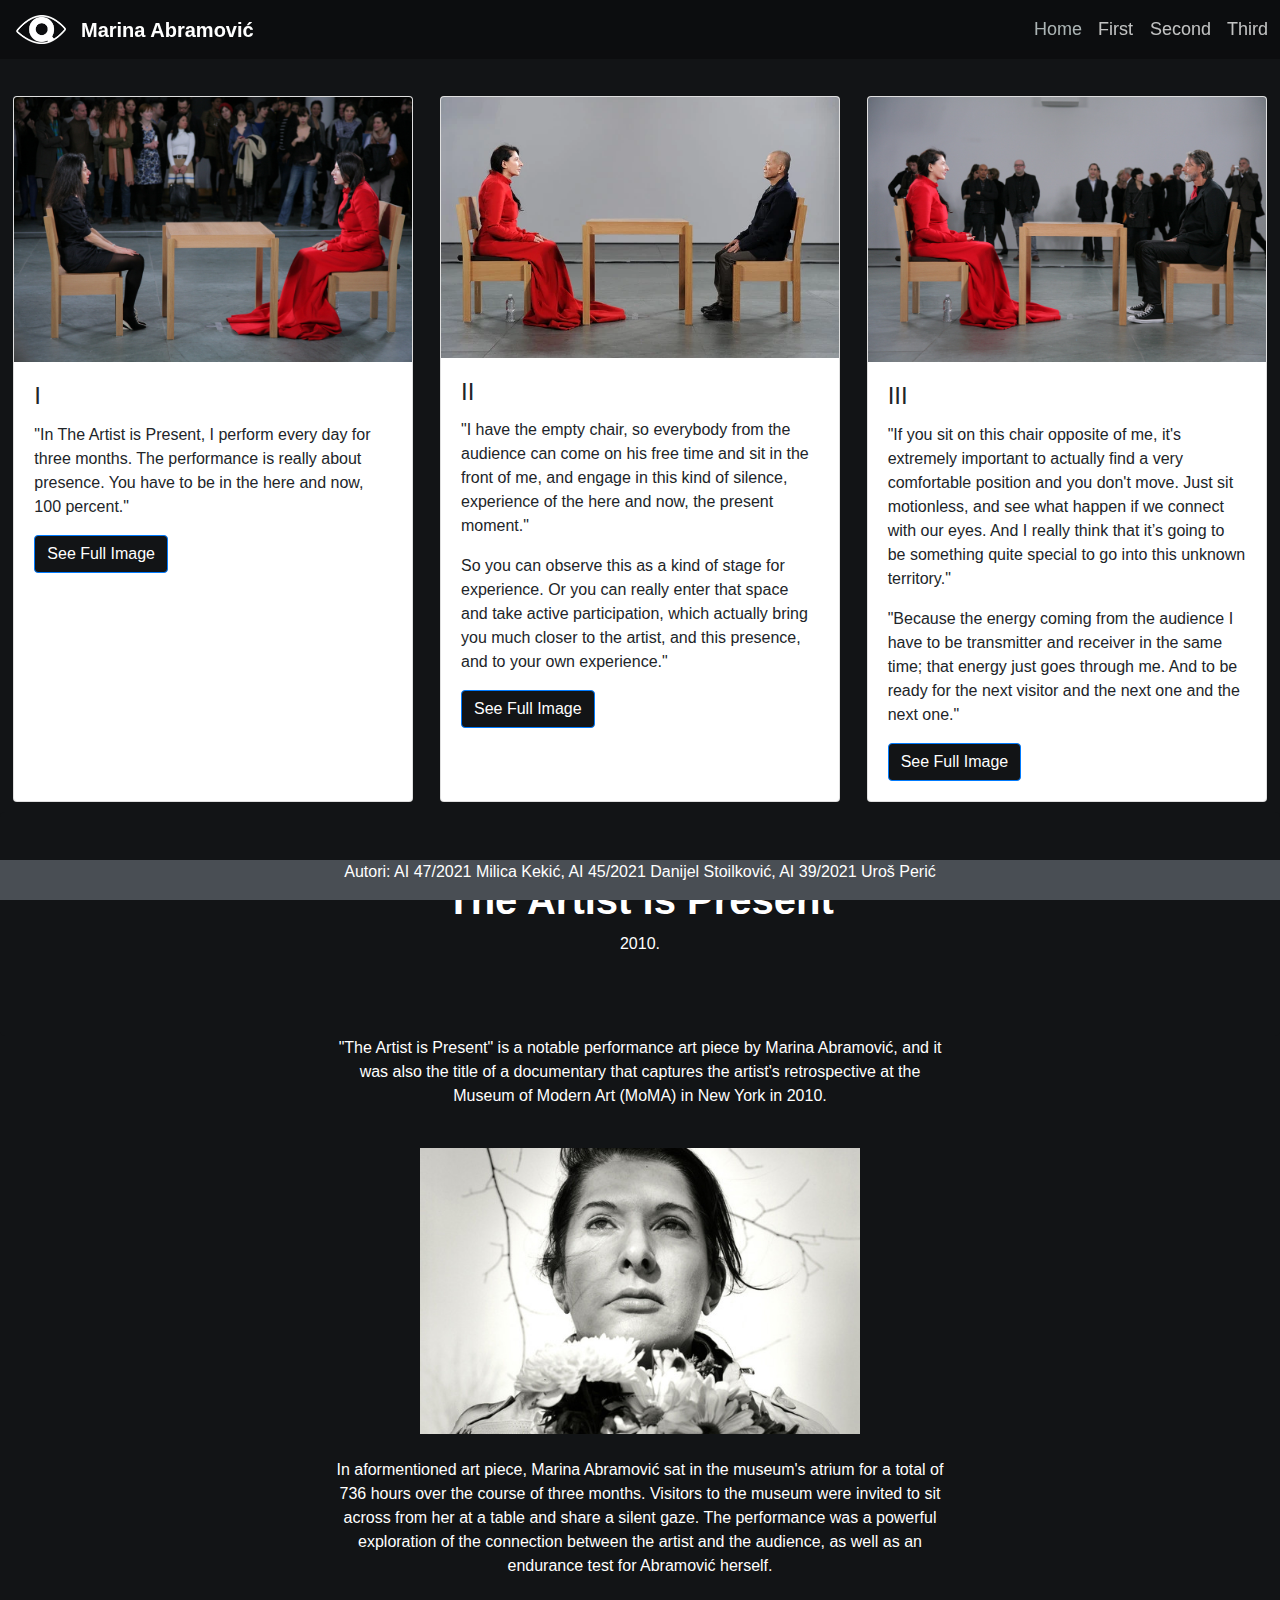
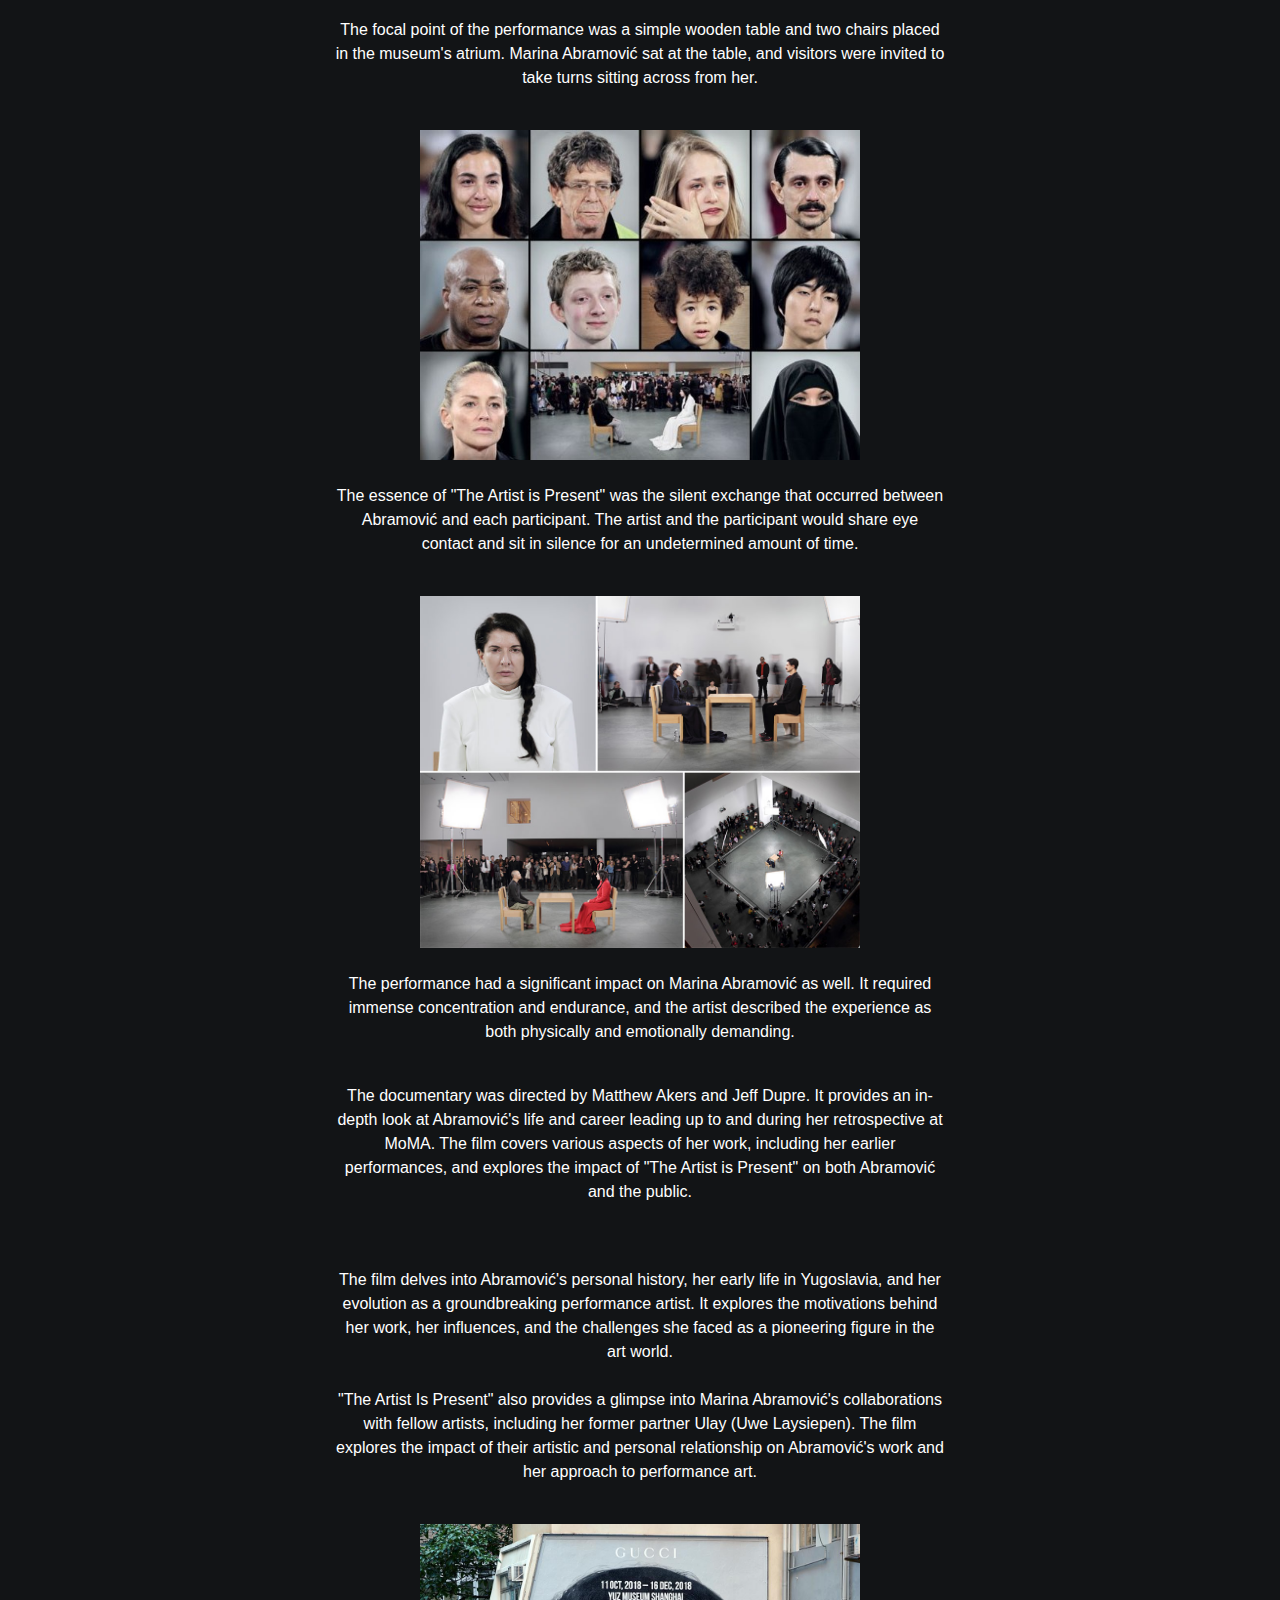
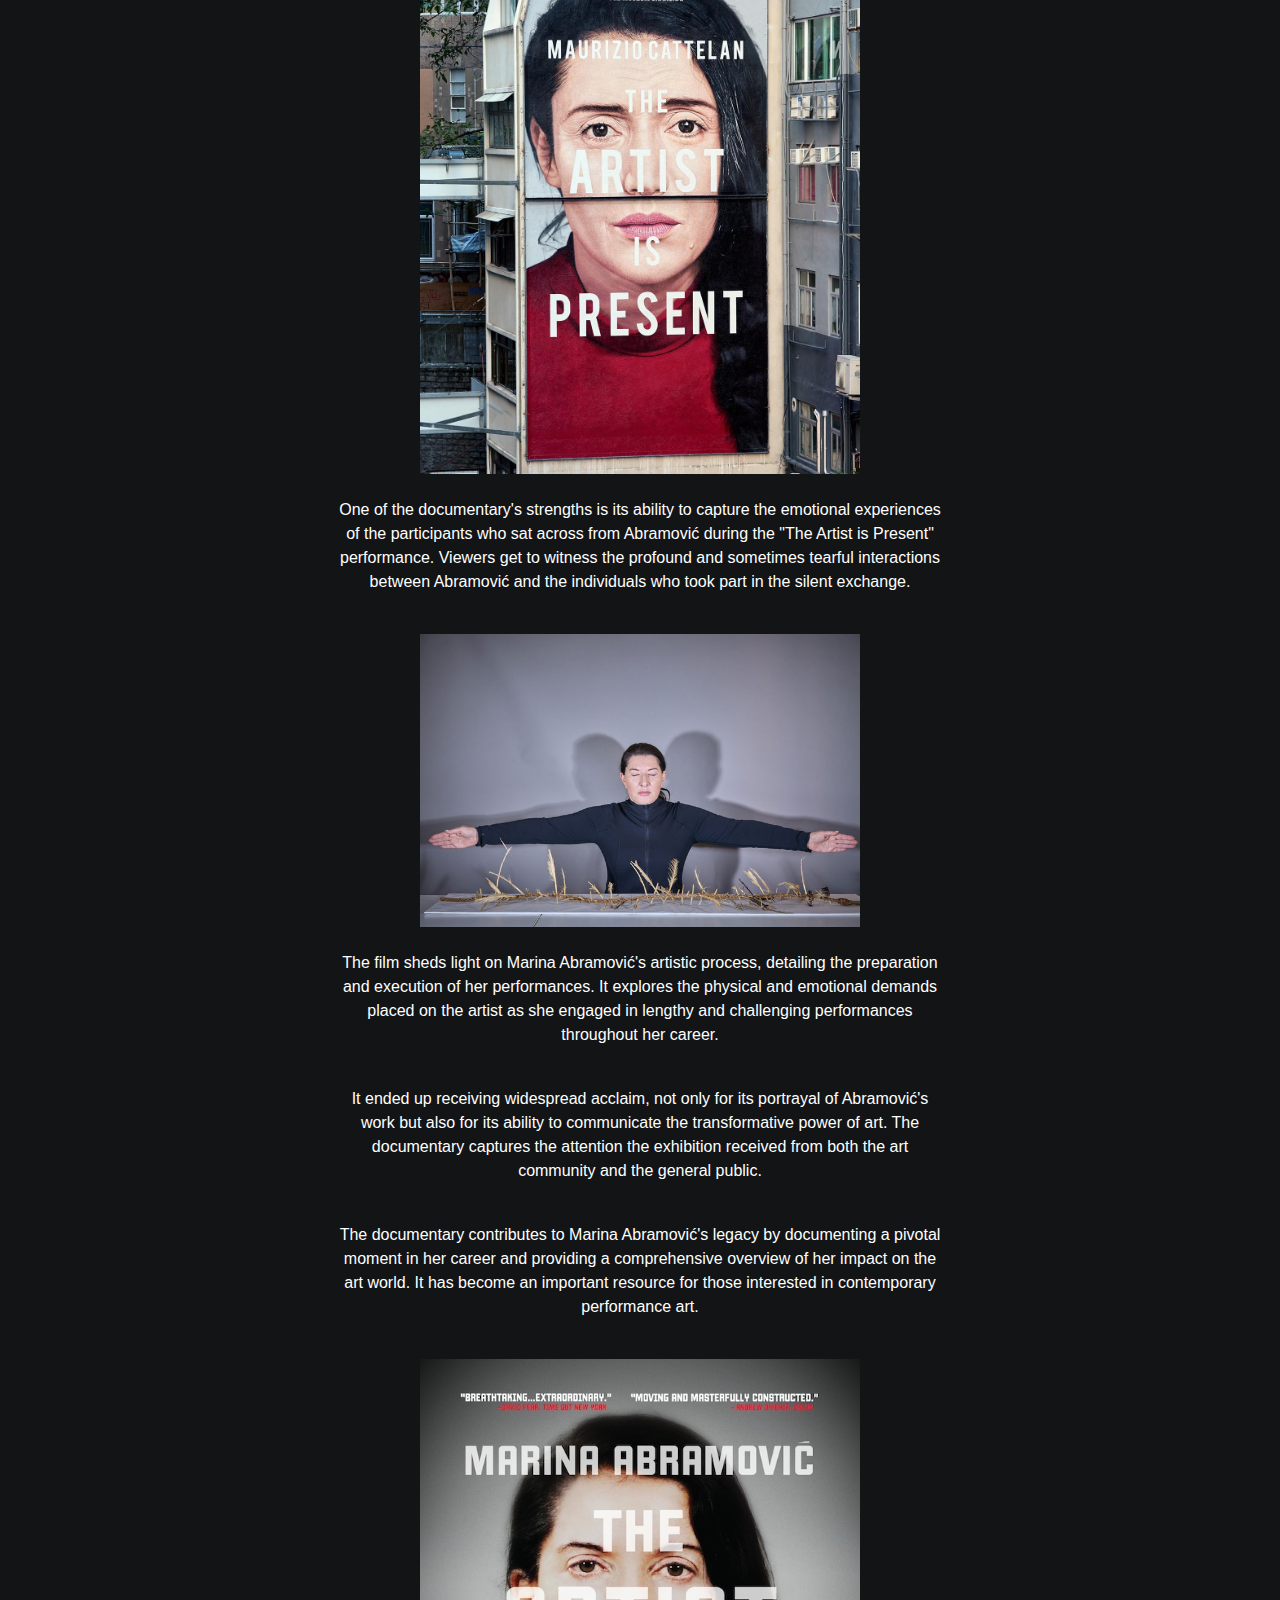
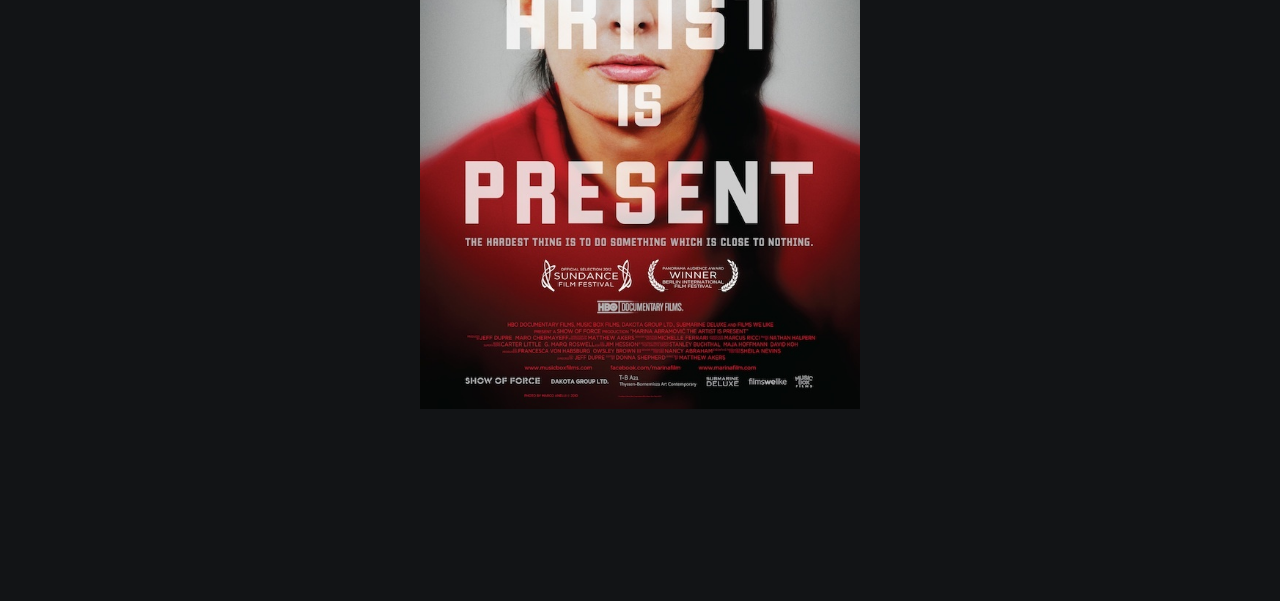
<file: theArtistisPresent.html>
<!DOCTYPE html>
<html lang="en">

<head>
    <meta charset="UTF-8">
    <meta name="viewport" content="width=device-width, initial-scale=1.0">
    <link rel="stylesheet" type="text/css" href="./style.css">
    <script src="./scroll.js"></script>
    <link rel="stylesheet" href="https://cdn.jsdelivr.net/npm/bootstrap@4.6.2/dist/css/bootstrap.min.css">
    <script src="https://cdn.jsdelivr.net/npm/jquery@3.7.1/dist/jquery.slim.min.js"></script>
    <script src="https://cdn.jsdelivr.net/npm/popper.js@1.16.1/dist/umd/popper.min.js"></script>
    <script src="https://cdn.jsdelivr.net/npm/bootstrap@4.6.2/dist/js/bootstrap.bundle.min.js"></script>
    <title>Marina Abramović</title>
</head>

<body>
    <!--navigacija-->
    <nav class="navbar bg-  navbar-dark navbar-expand-sm fixed-top">

        <br>
        <a href="./index.html"><img src="./eyelogo.png" class="float-left" alt="Slika2" width="10px"></a>
        <br><!--logo-->

        <!--secondary logo-tema sajta -->
        <a class="navbar-brand col-md-9" href="/index.html"><b>Marina Abramović</b></a>


        <button class="navbar-toggler" type="button" data-toggle="collapse" data-target="#Test">
            <span class="navbar-toggler-icon"></span>
        </button>

        <!--collapse navbar-collapse obezbeđuje dugme pod kojim se na klik prikazuje meni sa sadrzajem-->
        <div class="collapse navbar-collapse" id="Test">
            <!-- neuredjena lista koja predstavlja kontejner za niz navigacionih linkova - ul -->
            <button class="dropbtn navbar"><a href="./index.html" class="active">Home</a></button>
            <div class="dropdown" id="Test">
                <button class="dropbtn navbar-nav">First</button>
                <div class="dropdown-content nav-item">
                    <a href="./Rhythm0.html" class="nav-link" class="active">Rhythm 0</a>
                    <a href="./Rhythm5.html" class="nav-link">Rhythm 5</a>
                    <a href="./Rhythm10.html" class="nav-link">Rhythm 10</a>
                </div>
            </div>
            <div class="dropdown" id="Test">
                <button class="dropbtn navbar">Second</button>
                <div class="dropdown-content nav-item">
                    <a href="./Imponderabilia.html" class="nav-link">Imponderabilia</a>
                    <a href="./RelationinSpace.html" class="nav-link">Relation in Space</a>
                    <a href="./InterruptioninSpace.html" class="nav-link">Interruption in Space</a>
                </div>
            </div>
            <div class="dropdown" id="Test">
                <button class="dropbtn navbar-nav">Third</button>
                <div class="dropdown-content nav-item">
                    <a href="./BalkanBaroque.html" class="nav-link"><br>Balkan</br> Baroque</a>
                    <a href="./theArtistisPresent.html" class="nav-link">The Artist is Present</a>
                    <a href="./shoesforDeparture.html" class="nav-link">Shoes for Derparture</a>
                </div>
            </div>
        </div>

    </nav>
    <!--scroll bar-->
    <div class="progress-barr" id="progressBar"></div>
    <!--sadrzaj-->
    <div style="background-color: rgb(18, 20, 22);">



        <div><br></br></div>
        <div><br></br></div>
        <!--Hover galerija-->

        <div style="background-color: rgb(18, 20, 22); margin-bottom: 0px;">
            <div>

                <div class="d-flex flex-row">
                    <div class="card mx-auto" style="width:400px">
                        <img class="card-img-top" src="./art1.jpg" alt="Card image" style="width:100%">
                        <div class="card-body">
                            <h4 class="card-title">I</h4>
                            <p class="card-text">"In The Artist is Present, I perform every day for three months. The
                                performance is really about presence. You have to be in the here and now, 100 percent."
                            </p>
                            <a target="_blank" href="./art1.jpg" class="btn btn-primary"
                                style="background-color: rgb(18, 20, 22);">See Full Image</a>
                        </div>
                    </div>
                    <div class="card mx-auto" style="width:400px">
                        <img class="card-img-top" src="./art2.webp" alt="Card image" style="width:100%">
                        <div class="card-body">
                            <h4 class="card-title">II</h4>
                            <p class="card-text">"I have the empty chair, so everybody from the audience can come on his
                                free time and sit in the front of me, and engage in this kind of silence, experience of
                                the here and now, the present moment."</p>

                            <p>So you can observe this as a kind of stage for experience. Or you can really enter that
                                space and take active participation, which actually bring you much closer to the artist,
                                and this presence, and to your own experience."</p>
                            <a target="_blank" href="./art2.webp" class="btn btn-primary"
                                style="background-color: rgb(18, 20, 22);">See Full Image</a>
                        </div>
                    </div>
                    <div class="card mx-auto" style="width:400px">
                        <img class="card-img-top" src="./art3.jpg" alt="Card image" style="width:100%">
                        <div class="card-body">
                            <h4 class="card-title">III</h4>
                            <p class="card-text">"If you sit on this chair opposite of me, it's extremely important to
                                actually find a very comfortable position and you don't move. Just sit motionless, and
                                see what happen if we connect with our eyes. And I really think that it’s going to be
                                something quite special to go into this unknown territory."</p>
                            <p>"Because the energy coming from the audience I have to be transmitter and receiver in the
                                same time; that energy just goes through me. And to be ready for the next visitor and
                                the next one and the next one."</p>
                            <a target="_blank" href="./art3.jpg" class="btn btn-primary"
                                style="background-color: rgb(18, 20, 22);">See Full Image</a>
                        </div>
                    </div>

                </div>
            </div>
        </div>

        <div class="jumbotron text-center text-white"
            style="background-color: rgb(18, 20, 22); margin-bottom: 0px;margin-top: 10px;">

            <h1><b>The Artist is Present</b></h1>
            <p>2010.</p>
        </div>
        <div class="container text-center text-white "
            style="background-color: rgb(18, 20, 22); margin-bottom: 0px;margin-top: 0px; width: 50%;">
            <div></div>
            <div>
                <p>"The Artist is Present" is a notable performance art piece by Marina Abramović, and it was also the
                    title of a documentary that captures the artist's retrospective at the Museum of Modern Art (MoMA)
                    in New York in 2010.</p>
            </div>
            <div></div>
            <br>
            <img src="./art8.jpg" class="mx-auto d-block" alt="Slika art8" width="440px">
            <br>
            <div>
                <p>In aformentioned art piece, Marina Abramović sat in the museum's atrium for a total of 736 hours over
                    the course of three months. Visitors to the museum were invited to sit across from her at a table
                    and share a silent gaze. The performance was a powerful exploration of the connection between the
                    artist and the audience, as well as an endurance test for Abramović herself.
                </p>
            </div>
            <br>
            <div></div>
            <div>
                <p>The focal point of the performance was a simple wooden table and two chairs placed in the museum's
                    atrium. Marina Abramović sat at the table, and visitors were invited to take turns sitting across
                    from her.
                </p>
            </div>
            <br>
            <img src="./art5.jpg" class="mx-auto d-block" alt="Slika art5" width="440px">
            <br>
            <div></div>
            <div>
                <p>The essence of "The Artist is Present" was the silent exchange that occurred between Abramović and
                    each participant. The artist and the participant would share eye contact and sit in silence for an
                    undetermined amount of time.
                </p>
            </div>
            <br>
            <img src="./art6.jpg" class="mx-auto d-block" alt="Slika art6" width="440px">
            <br>
            <div></div>
            <div>
                <p>The performance had a significant impact on Marina Abramović as well. It required immense
                    concentration and endurance, and the artist described the experience as both physically and
                    emotionally demanding.
                </p>
            </div>
            <br>
            <div>
                <p>The documentary was directed by Matthew Akers and Jeff Dupre. It provides an in-depth look at
                    Abramović's life and career leading up to and during her retrospective at MoMA. The film covers
                    various aspects of her work, including her earlier performances, and explores the impact of "The
                    Artist is Present" on both Abramović and the public.</p>
            </div>
            <br>
            <div><br>The film delves into Abramović's personal history, her early life in Yugoslavia, and her evolution
                as a groundbreaking performance artist. It explores the motivations behind her work, her influences, and
                the challenges she faced as a pioneering figure in the art world.</br></div>
            <br>
            <div>
                <p>"The Artist Is Present" also provides a glimpse into Marina Abramović's collaborations with fellow
                    artists, including her former partner Ulay (Uwe Laysiepen). The film explores the impact of their
                    artistic and personal relationship on Abramović's work and her approach to performance art.</p>
            </div>
            <br>
            <img src="./art7.jpg" class="mx-auto d-block" alt="Slika art7" width="440px">
            <br>
            <div>
                <p>One of the documentary's strengths is its ability to capture the emotional experiences of the
                    participants who sat across from Abramović during the "The Artist is Present" performance. Viewers
                    get to witness the profound and sometimes tearful interactions between Abramović and the individuals
                    who took part in the silent exchange.</p>
            </div>
            <br>
            <img src="./art9.jpg" class="mx-auto d-block" alt="Slika art9" width="440px">
            <br>
            <div>
                <p>The film sheds light on Marina Abramović's artistic process, detailing the preparation and execution
                    of her performances. It explores the physical and emotional demands placed on the artist as she
                    engaged in lengthy and challenging performances throughout her career.</p>
            </div>
            <br>
            <div>
                <p>It ended up receiving widespread acclaim, not only for its portrayal of Abramović's work but also for
                    its ability to communicate the transformative power of art. The documentary captures the attention
                    the exhibition received from both the art community and the general public.</p>
            </div>
            <br>
            <div>
                <p>The documentary contributes to Marina Abramović's legacy by documenting a pivotal moment in her
                    career and providing a comprehensive overview of her impact on the art world. It has become an
                    important resource for those interested in contemporary performance art.</p>
            </div>
            <br>
            <img src="./art4.jpg" class="mx-auto d-block" alt="Slika art4" width="440px">
            <div><br></br></div>
            <div><br></br></div>


            <div><br></br></div>
            <div><br></br></div>
        </div>
        <!--Podnozje-->
        <div class=" text-center text-white"
            style="background-color: rgb(73, 78, 84); bottom: 0; position: fixed; width: 100%; margin-bottom: 0px;">
            <p>Autori: AI 47/2021 Milica Kekić, AI 45/2021 Danijel Stoilković, AI 39/2021 Uroš Perić</p>
        </div>
</body>

</html>
</file>
<file: style.css>
@import url('https://fonts.googleapis.com/css2?family=Lato&display=swap');


.video-wrap {
    z-index: -100;
  }
  
  .custom-video {
    position: absolute;
    top: 0;
    left: 0;
    object-fit: cover;
    width: 100%;
    height: 100%;
  }

body{
    overflow-x: hidden;
    font-family: "Lato", sans-serif;
    color: #7c8895;
}

.navbar{
    background: rgba(0, 0, 0, 0.3);
}

.navbar-brand img{
    height: 2rem;
}
.navbar img{
    width: 50px;
}

/*scroll.-bar*/
.progress-barr {
  background-color: #465893;
  height: 8px;
  
  position: fixed;
  bottom: 40px;
  z-index: 1;
}

.progress-barr-index {
  background-color: #465893;
  height: 8px;
  
  position: fixed;
  bottom: 23px;
  z-index: 1;
}

.dropbtn {
    background-color: #79797900;
    color: rgba(255, 255, 255, 0.749);
    padding: 1px;
    font-size: 18px;
    border: none;
  }
  
  .dropbtn:hover{
    color: rgba(255, 255, 255, 0.373);
    font-size: 18px;
    border: none;
  }
  /* The container <div> - needed to position the dropdown content */
  .dropdown {
    position: relative;
    display: inline-block;
    margin-right: 0px;
  }
  
  /* Dropdown Content (Hidden by Default) */
  .dropdown-content {
    display: none;
    position: absolute;
    background-color: #85858500;
    min-width: 160px;
    box-shadow: 0px 8px 16px 0px rgba(0,0,0,0.2);
    z-index: 1;
  }
  
  /* Links inside the dropdown */
  .dropdown-content a {
    color: rgba(207, 207, 207, 0.66);
    padding: 12px 16px;
    text-decoration: none;
    display: block;
  }
  .dropdown-content a:hover, a:focus{
    color: rgba(255, 255, 255, 0.777);
  }
  
  /* Change color of dropdown links on hover */
  .dropdown-content a:hover {background-color: #6f6f6f3d;}
  
  /* Show the dropdown menu on hover */
  .dropdown:hover .dropdown-content {display: block;}
  
  /* Change the background color of the dropdown button when the dropdown content is shown */
  .dropdown:hover .dropbtn {background-color: #46464600;}

.active{
    color: rgba(212, 222, 222, 0.805);
    text-decoration: none;
}

.active:hover {
    color: rgba(210, 231, 230, 0.582);
    text-decoration: none;
}

.link a {
  color: wheat;
}

.link a:hover {
  color: wheat;
}
/*deo za hover galeriju*/

/*div.gallery {
  margin: 5px;
  border: 1px solid rgb(255, 255, 255);
  float: left;
  width: 180px;
  
}

div.gallery:hover {
  border: 1px solid #576490;
}

div.gallery img {
  width: 100%;
  height: 200px; 
   }

.slikaGalery:hover{
  background-color: #576490;
  transform: scale(1.2);
  transition: 1s;
}*/

.modal-content{
  background-color: #85858500;
  border: 0px;
  
}


/*galerija centriranje*/
.contagallery{
  display: flex;
  align-items: center;
  justify-content: center;
}


div.gallery {
  align-content: center;
  margin: 30px;
  border: 1px solid #000000;
  float:left;
  width: 150px;
  background-color: black;
  border-radius: 30px 30px 5px 5px;
}

div.gallery:hover {
  border: 2px solid #777;
  
}

div.gallery img {
  width: 100%;
  height: auto;
}
/*Kada pređemo preko slike uveca se */
div.gallery img:hover{
  transform: scale(2);
  transition: 1s;  

}

.gallery img{/*da i slika bude zaobljena*/
  border-radius: 30px 30px 0px 0px;
}

div.desc {
  padding: 15px;
  text-align: center;
  color:rgb(208, 199, 199);
}

.desc a {
  color:rgb(208, 199, 199);
}

.desc a:hover {
  color:rgb(138, 137, 137);
  text-decoration: none;
  transition: 0.3s;
}
</file>
